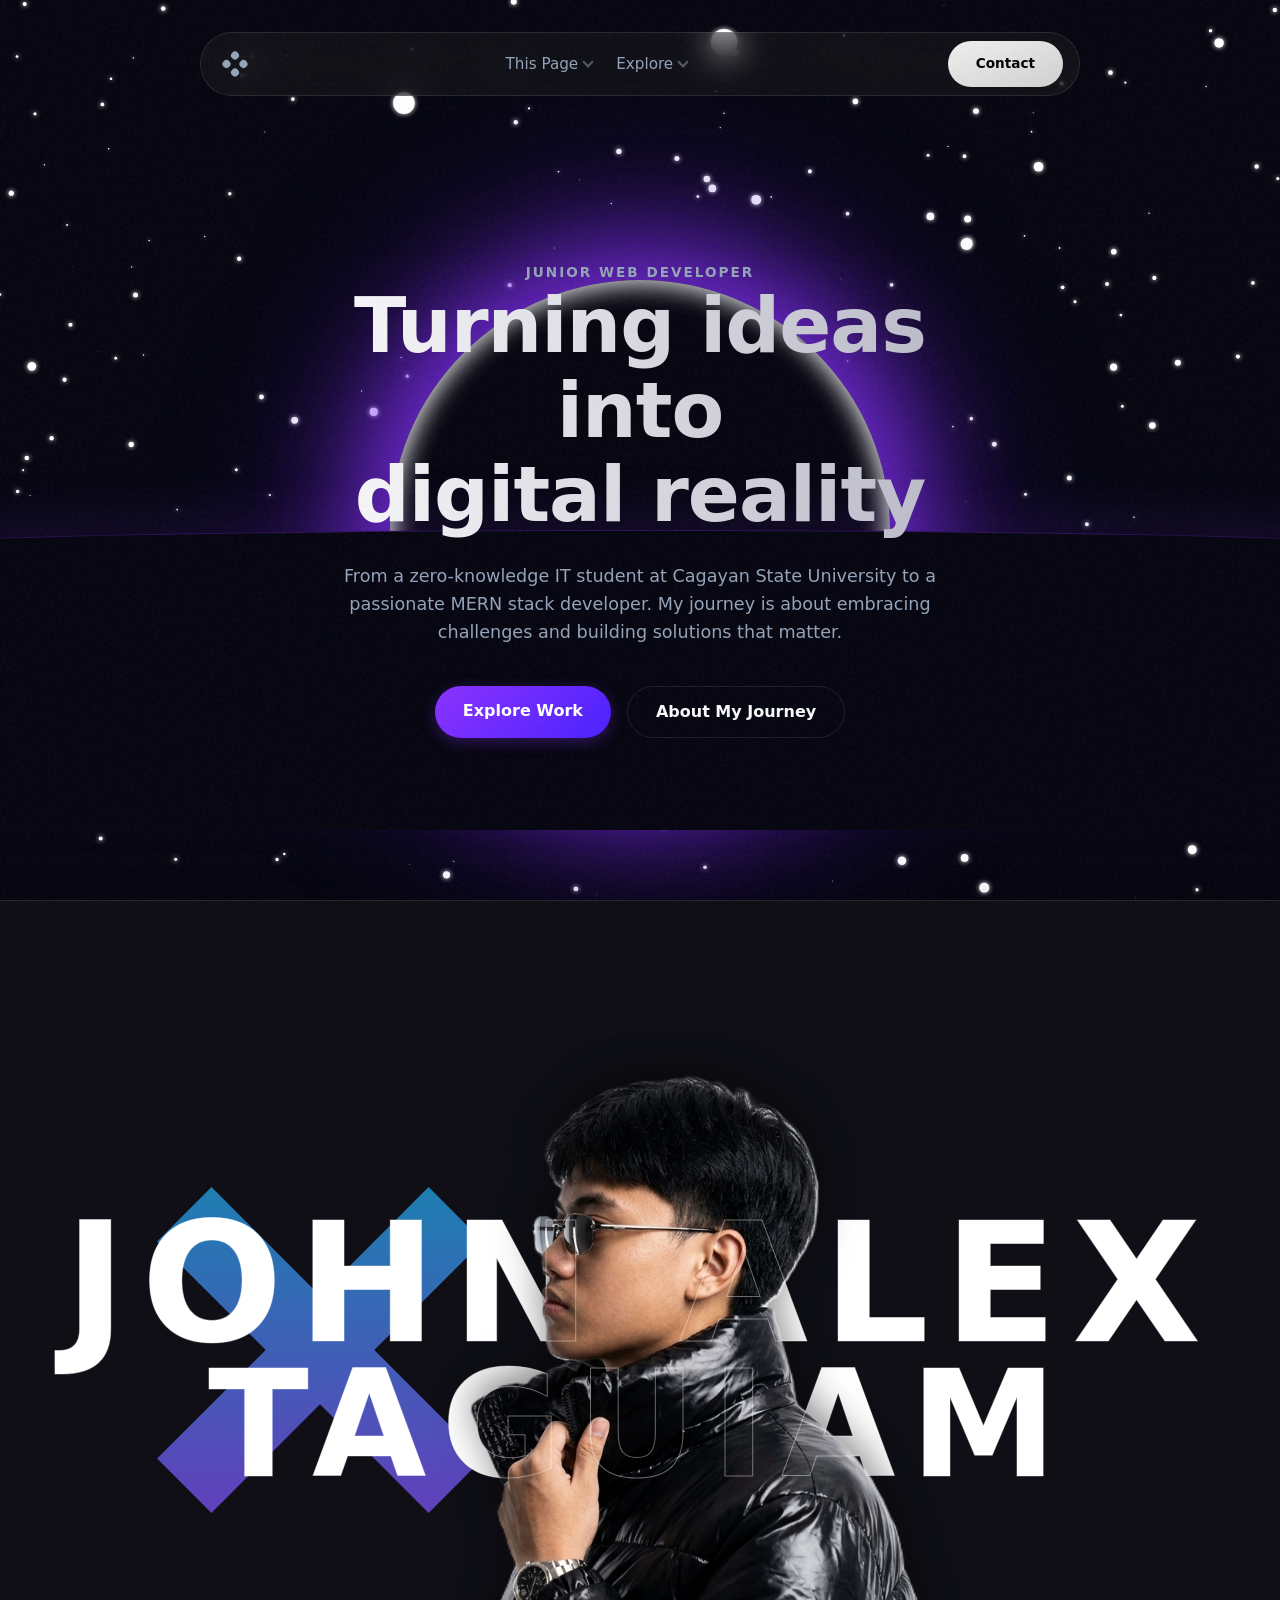
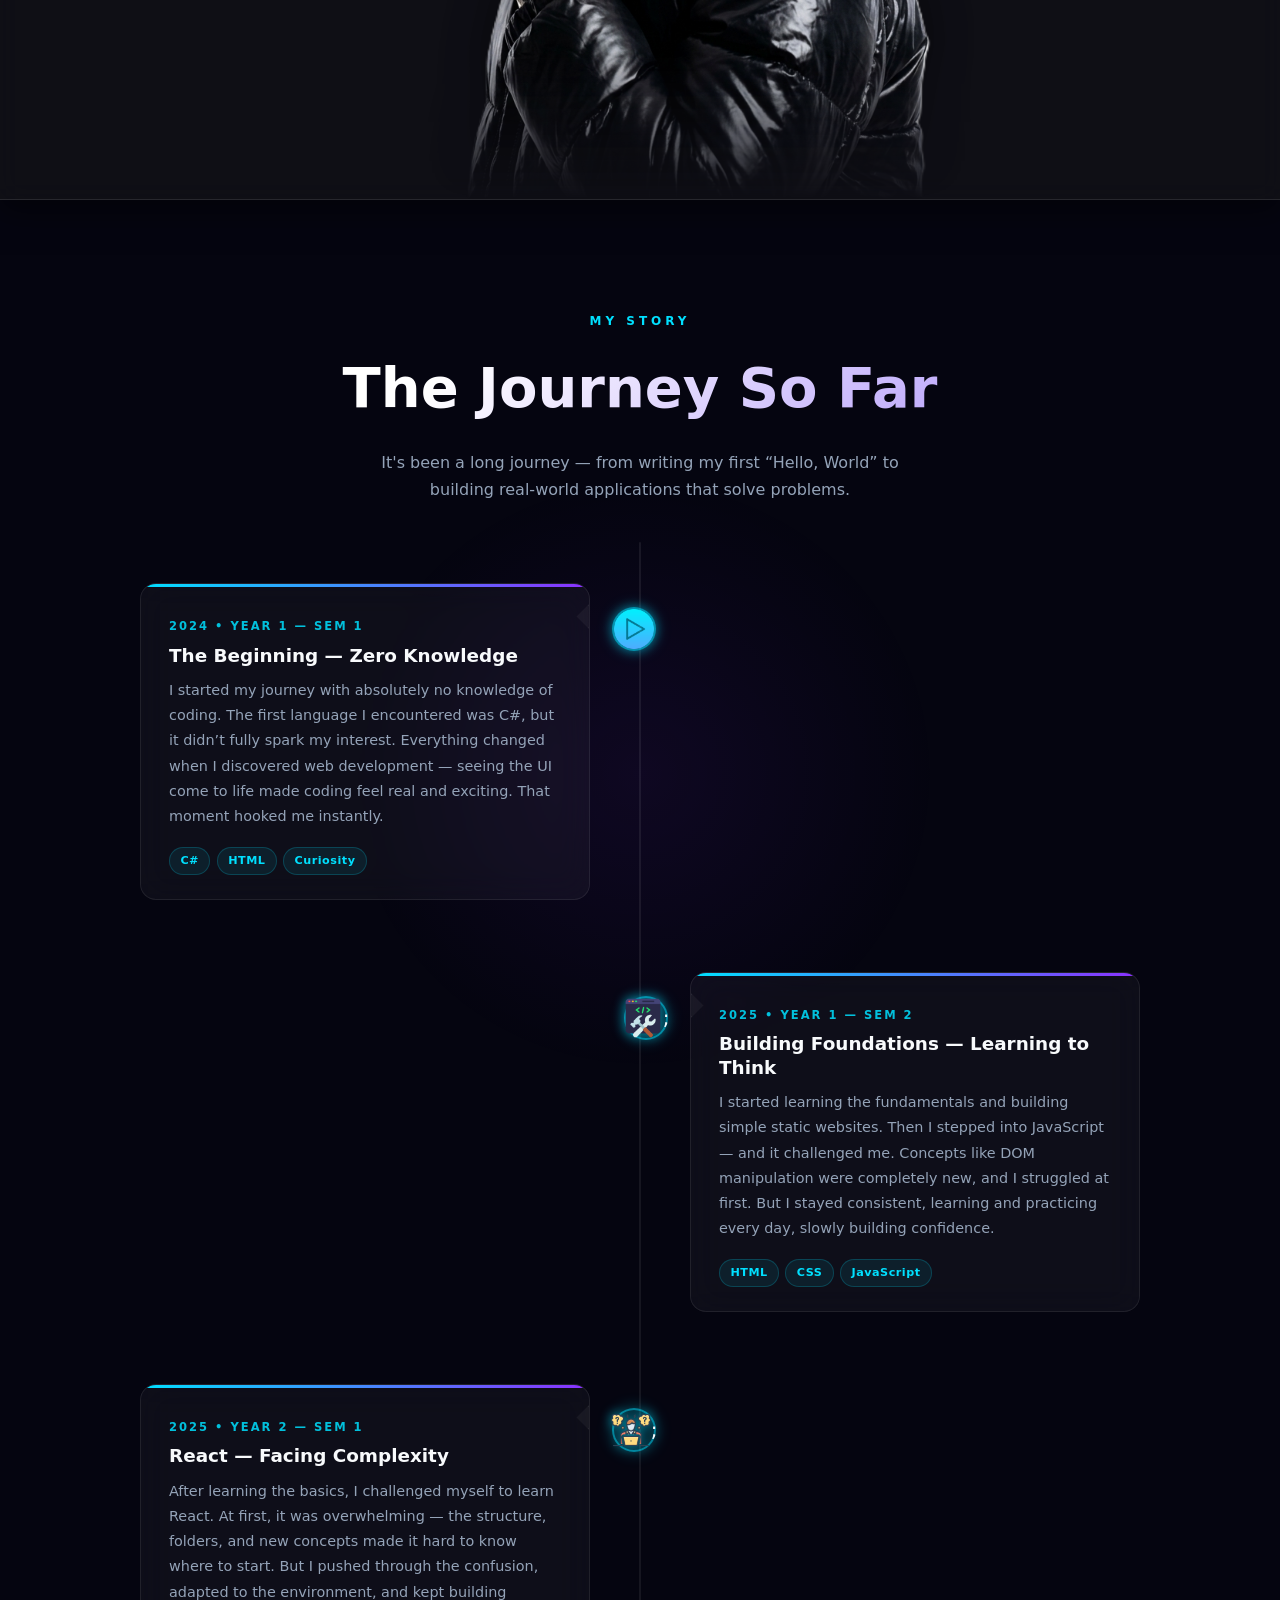
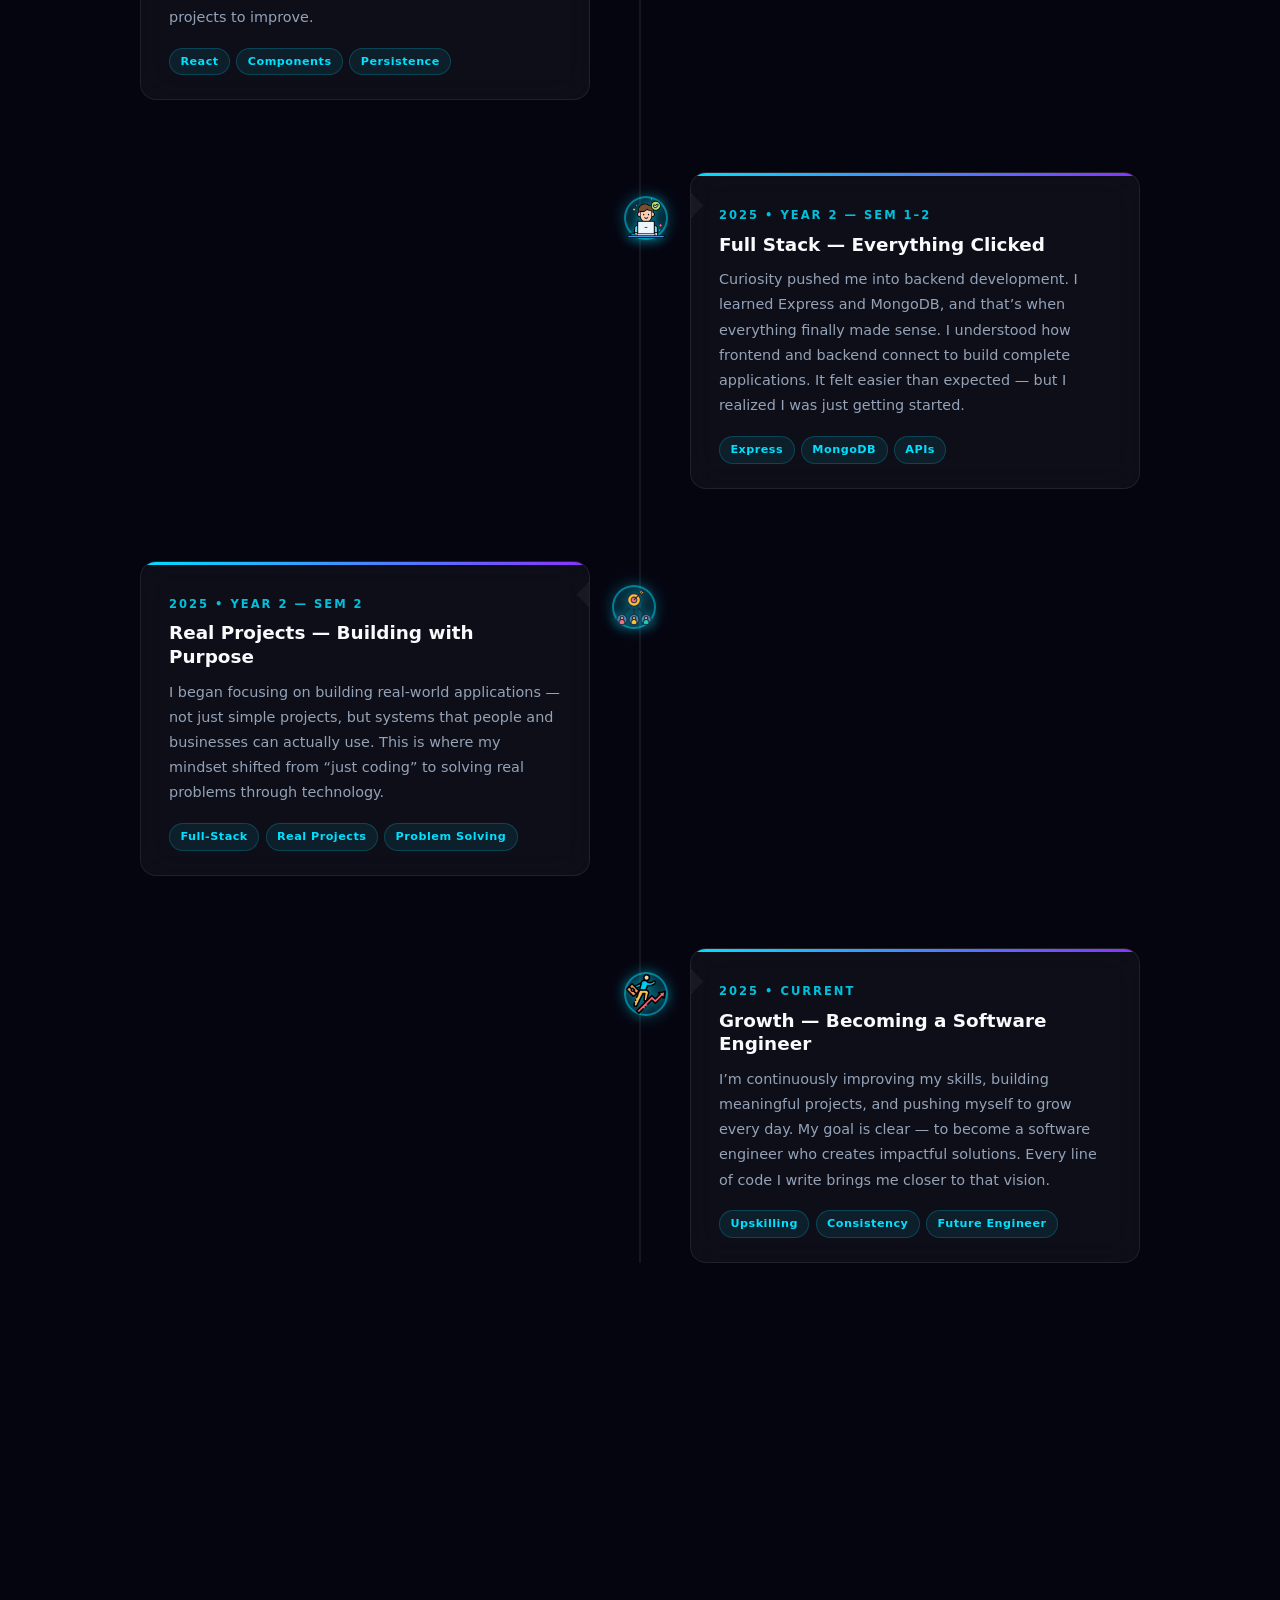
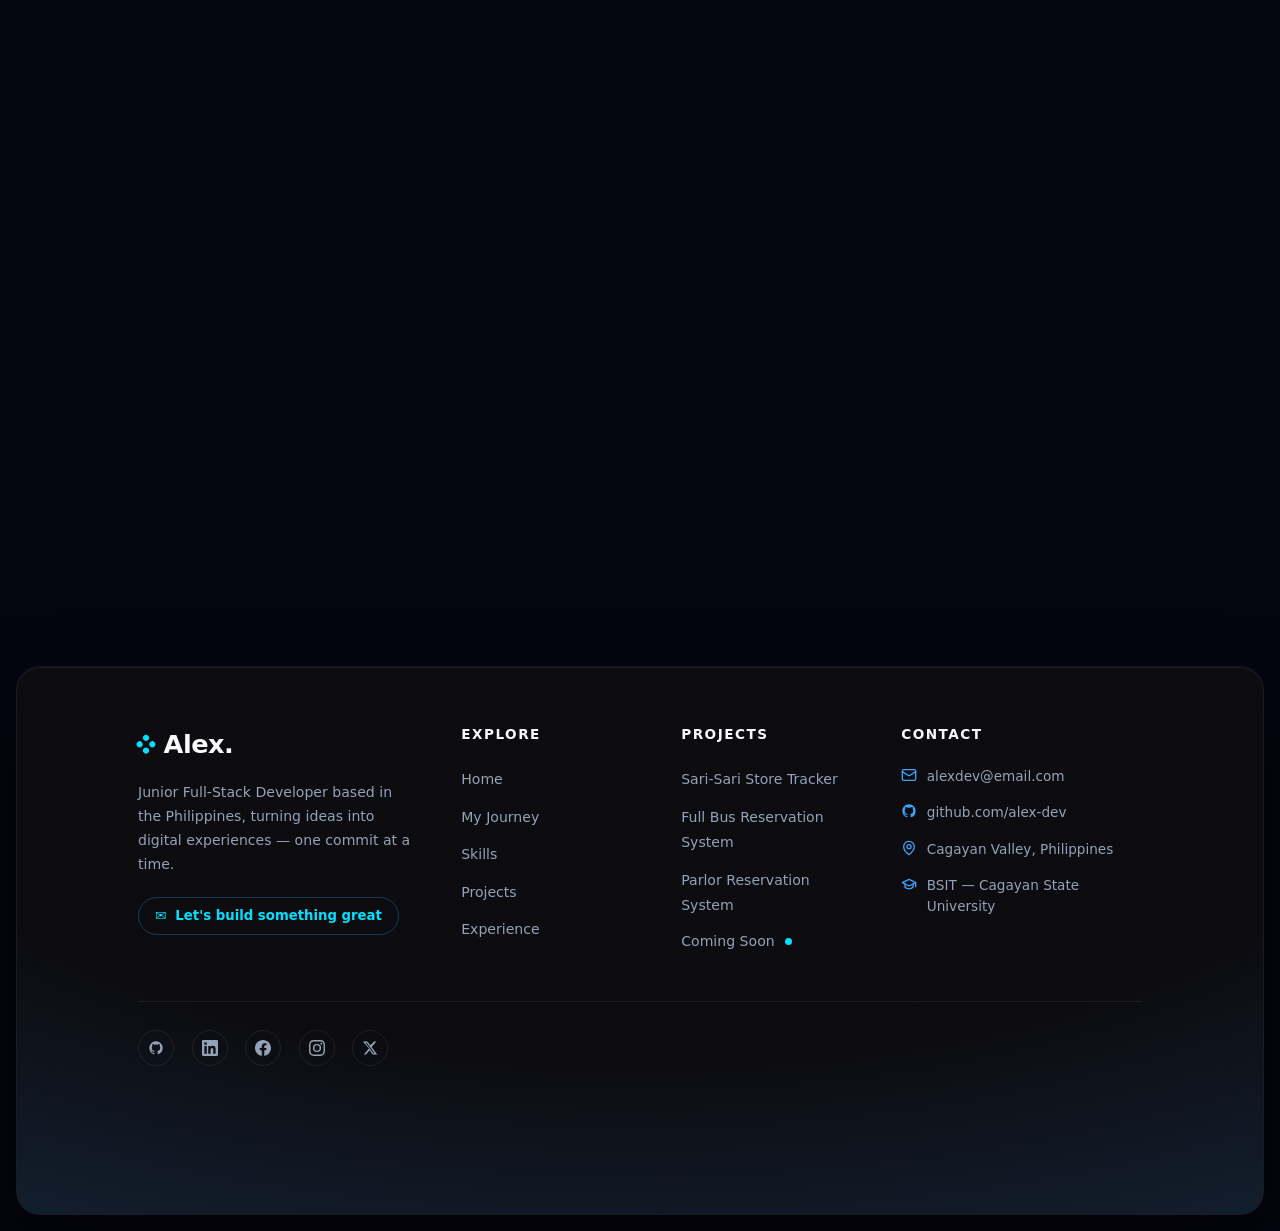
<file: index.html>
<!doctype html>
<html lang="en">

<head>
  <meta charset="UTF-8" />
  <meta name="viewport" content="width=device-width, initial-scale=1.0" />
  <title>Alex | Junior Web Developer</title>
  <link rel="stylesheet" href="css/style.css" />
</head>

<body>
  <!-- Premium UI Foundation -->
  <div id="preloader">
    <div class="preloader-content">
      <div class="preloader-logo">
        <div class="preloader-spinner"></div>
      </div>
      <p class="preloader-greeting">Welcome to my Creative Space</p>
    </div>
  </div>
  <div class="noise-overlay"></div>

  <!-- Animated Canvas Backgrounds -->
  <canvas id="starfield"></canvas>
  <canvas id="cursor-canvas"></canvas>
  <!-- <canvas id="tubes-cursor"></canvas> -->

  <!-- Navigation -->
  <header class="header-container">
    <nav class="nav-pill">
      <div class="logo">
        <a href="index.html">
          <div class="logo-dots">
            <span></span><span></span><span></span><span></span>
          </div>
        </a>
      </div>

      <ul class="nav-links">
        <!-- Dropdown for Current Page Sections -->
        <li class="nav-dropdown">
          <span class="nav-dropdown-trigger">This Page</span>
          <div class="nav-dropdown-content">
            <a href="#hero" class="nav-dropdown-item">
              <svg xmlns="http://www.w3.org/2000/svg" width="14" height="14" viewBox="0 0 24 24" fill="none"
                stroke="currentColor" stroke-width="2" stroke-linecap="round" stroke-linejoin="round">
                <path d="m3 9 9-7 9 7v11a2 2 0 0 1-2 2H5a2 2 0 0 1-2-2z" />
                <polyline points="9 22 9 12 15 12 15 22" />
              </svg>
              About
            </a>
            <a href="#journey" class="nav-dropdown-item">
              <svg xmlns="http://www.w3.org/2000/svg" width="14" height="14" viewBox="0 0 24 24" fill="none"
                stroke="currentColor" stroke-width="2" stroke-linecap="round" stroke-linejoin="round">
                <circle cx="12" cy="12" r="10" />
                <polyline points="12 6 12 12 16 14" />
              </svg>
              My Journey
            </a>
            <a href="#about" class="nav-dropdown-item">
              <svg xmlns="http://www.w3.org/2000/svg" width="14" height="14" viewBox="0 0 24 24" fill="none"
                stroke="currentColor" stroke-width="2" stroke-linecap="round" stroke-linejoin="round">
                <path d="m16 18 6-6-6-6" />
                <path d="M8 6l-6 6 6 6" />
              </svg>
              Skills
            </a>
          </div>
        </li>

        <!-- Dropdown for Other Pages -->
        <li class="nav-dropdown">
          <span class="nav-dropdown-trigger">Explore</span>
          <div class="nav-dropdown-content">
            <a href="./html/work.html" class="nav-dropdown-item">
              <svg xmlns="http://www.w3.org/2000/svg" width="14" height="14" viewBox="0 0 24 24" fill="none"
                stroke="currentColor" stroke-width="2" stroke-linecap="round" stroke-linejoin="round">
                <rect width="20" height="14" x="2" y="3" rx="2" />
                <line x1="8" x2="16" y1="21" y2="21" />
                <line x1="12" x2="12" y1="17" y2="21" />
              </svg>
              Projects
            </a>
            <a href="./html/contact.html" class="nav-dropdown-item">
              <svg xmlns="http://www.w3.org/2000/svg" width="14" height="14" viewBox="0 0 24 24" fill="none"
                stroke="currentColor" stroke-width="2" stroke-linecap="round" stroke-linejoin="round">
                <rect width="20" height="16" x="2" y="4" rx="2" />
                <path d="m22 7-8.97 5.7a1.94 1.94 0 0 1-2.06 0L2 7" />
              </svg>
              Contact
            </a>
          </div>
        </li>
      </ul>

      <div class="nav-cta">
        <div class="glow-wrapper">
          <div class="glow-bg"></div>
          <a href="./html/contact.html" class="btn btn-white-glow">Contact</a>
        </div>
      </div>

      <!-- Mobile Hamburger -->
      <button class="hamburger" id="hamburger-menu" aria-label="Menu">
        <span></span><span></span><span></span>
      </button>
    </nav>

    <!-- Mobile Menu -->
    <div class="mobile-menu" id="mobile-menu">
      <ul class="mobile-links">
        <li><a href="#hero">About</a></li>
        <li><a href="#journey">Journey</a></li>
        <li><a href="#about">Skills</a></li>
        <li><a href="./html/work.html">Projects</a></li>
        <li><a href="./html/contact.html">Contact</a></li>
      </ul>
      <div class="mobile-cta">
        <a href="./html/contact.html" class="btn btn-white-glow" style="margin-top: 0.5rem">Contact</a>
      </div>
    </div>
  </header>

  <!-- Hero Section -->
  <section id="hero" class="hero">
    <div class="hero-content">
      <p class="subtitle">JUNIOR WEB DEVELOPER</p>
      <h1 class="main-title">Turning ideas into <br />digital reality</h1>
      <p class="description">
        From a zero-knowledge IT student at Cagayan State University to a
        passionate MERN stack developer. My journey is about embracing
        challenges and building solutions that matter.
      </p>
      <div class="hero-buttons">
        <a href="./html/work.html" class="btn btn-primary">Explore Work</a>
        <a href="#about" class="btn btn-secondary">About My Journey</a>
      </div>
    </div>

    <!-- The Glowing Planet Art Container -->
    <div class="planet-container">
      <div class="planet"></div>
      <div class="horizon"></div>
    </div>
  </section>

  <!-- Profile Typography Showcase Section -->
  <section id="profile-showcase" class="profile-showcase">
    <!-- Geometric Accent (Behind text) -->
    <div class="profile-accent" aria-hidden="true">
      <svg viewBox="0 0 100 100" xmlns="http://www.w3.org/2000/svg">
        <defs>
          <linearGradient id="profileGradient" x1="0%" y1="0%" x2="100%" y2="100%">
            <stop offset="0%" stop-color="#06B6D4" />
            <stop offset="100%" stop-color="#9333EA" />
          </linearGradient>
        </defs>
        <path d="M40 0 H60 V40 H100 V60 H60 V100 H40 V60 H0 V40 H40 V0Z" fill="url(#profileGradient)"
          transform="rotate(45 50 50)" />
      </svg>
    </div>

    <!-- 1. Background Typography Layer -->
    <div class="profile-text profile-text-bg" aria-hidden="true">
      <div class="profile-line profile-line-1">JOHN ALEX</div>
      <div class="profile-line profile-line-2">TAGUIAM</div>
    </div>

    <!-- 2. Foreground Image Layer -->
    <div class="profile-image-wrap">
      <img src="./images/avatars/profile2.png" alt="Alex - Web Developer" class="profile-img" />
    </div>

    <!-- 3. Overlay Stroke Typography Layer -->
    <div class="profile-text profile-text-overlay" aria-hidden="true">
      <div class="profile-line profile-line-1">JOHN ALEX</div>
      <div class="profile-line profile-line-2">TAGUIAM</div>
    </div>
  </section>

  <section id="journey" class="timeline-section">
    <div class="timeline-container">
      <!-- Section Header -->
      <div class="timeline-header">
        <p class="timeline-eyebrow">MY STORY</p>
        <h2 class="timeline-title">The Journey So Far</h2>
        <p class="timeline-subtitle">
          It's been a long journey — from writing my first “Hello, World” to
          building real-world applications that solve problems.
        </p>
      </div>

      <!-- Vertical Track -->
      <div class="timeline-track">
        <div class="timeline-progress" id="timeline-progress"></div>
      </div>

      <!-- Milestone 1 -->
      <div class="timeline-item left">
        <div class="timeline-node">
          <div class="timeline-node-ring"></div>
          <span class="timeline-node-icon"><img src="./images/icons/play.png" alt="play"
              style="height: 40px; justify-items: center" /></span>
        </div>
        <div class="timeline-content">
          <span class="timeline-date">2024 • Year 1 — Sem 1</span>
          <h3 class="timeline-item-title">The Beginning — Zero Knowledge</h3>
          <p class="timeline-item-desc">
            I started my journey with absolutely no knowledge of coding. The
            first language I encountered was C#, but it didn’t fully spark my
            interest. Everything changed when I discovered web development —
            seeing the UI come to life made coding feel real and exciting.
            That moment hooked me instantly.
          </p>
          <div class="timeline-tags">
            <span class="tag">C#</span>
            <span class="tag">HTML</span>
            <span class="tag">Curiosity</span>
          </div>
        </div>
      </div>

      <!-- Milestone 2 -->
      <div class="timeline-item right">
        <div class="timeline-node">
          <div class="timeline-node-ring"></div>
          <span class="timeline-node-icon"><img src="./images/icons/build.png" alt="play"
              style="height: 40px; justify-items: center" />;</span>
        </div>
        <div class="timeline-content">
          <span class="timeline-date">2025 • Year 1 — Sem 2</span>
          <h3 class="timeline-item-title">
            Building Foundations — Learning to Think
          </h3>
          <p class="timeline-item-desc">
            I started learning the fundamentals and building simple static
            websites. Then I stepped into JavaScript — and it challenged me.
            Concepts like DOM manipulation were completely new, and I
            struggled at first. But I stayed consistent, learning and
            practicing every day, slowly building confidence.
          </p>
          <div class="timeline-tags">
            <span class="tag">HTML</span>
            <span class="tag">CSS</span>
            <span class="tag">JavaScript</span>
          </div>
        </div>
      </div>

      <!-- Milestone 3 -->
      <div class="timeline-item left">
        <div class="timeline-node">
          <div class="timeline-node-ring"></div>
          <span class="timeline-node-icon"><img src="./images/icons/work.png" alt="play"
              style="height: 40px; justify-items: center" />;</span>
        </div>
        <div class="timeline-content">
          <span class="timeline-date">2025 • Year 2 — Sem 1</span>
          <h3 class="timeline-item-title">React — Facing Complexity</h3>
          <p class="timeline-item-desc">
            After learning the basics, I challenged myself to learn React. At
            first, it was overwhelming — the structure, folders, and new
            concepts made it hard to know where to start. But I pushed through
            the confusion, adapted to the environment, and kept building
            projects to improve.
          </p>
          <div class="timeline-tags">
            <span class="tag">React</span>
            <span class="tag">Components</span>
            <span class="tag">Persistence</span>
          </div>
        </div>
      </div>

      <!-- Milestone 4 -->
      <div class="timeline-item right">
        <div class="timeline-node">
          <div class="timeline-node-ring"></div>
          <span class="timeline-node-icon">
            <img src="./images/icons/working.png" alt="play" style="height: 40px; justify-items: center" /></span>
        </div>
        <div class="timeline-content">
          <span class="timeline-date">2025 • Year 2 — Sem 1–2</span>
          <h3 class="timeline-item-title">Full Stack — Everything Clicked</h3>
          <p class="timeline-item-desc">
            Curiosity pushed me into backend development. I learned Express
            and MongoDB, and that’s when everything finally made sense. I
            understood how frontend and backend connect to build complete
            applications. It felt easier than expected — but I realized I was
            just getting started.
          </p>
          <div class="timeline-tags">
            <span class="tag">Express</span>
            <span class="tag">MongoDB</span>
            <span class="tag">APIs</span>
          </div>
        </div>
      </div>

      <!-- Milestone 5 -->
      <div class="timeline-item left">
        <div class="timeline-node">
          <div class="timeline-node-ring"></div>
          <span class="timeline-node-icon"><img src="./images/icons/shared-vision.png" alt="play"
              style="height: 40px; justify-items: center" /></span>
        </div>
        <div class="timeline-content">
          <span class="timeline-date">2025 • Year 2 — Sem 2</span>
          <h3 class="timeline-item-title">
            Real Projects — Building with Purpose
          </h3>
          <p class="timeline-item-desc">
            I began focusing on building real-world applications — not just
            simple projects, but systems that people and businesses can
            actually use. This is where my mindset shifted from “just coding”
            to solving real problems through technology.
          </p>
          <div class="timeline-tags">
            <span class="tag">Full-Stack</span>
            <span class="tag">Real Projects</span>
            <span class="tag">Problem Solving</span>
          </div>
        </div>
      </div>

      <!-- Milestone 6 -->
      <div class="timeline-item right">
        <div class="timeline-node">
          <div class="timeline-node-ring"></div>
          <span class="timeline-node-icon"><img src="./images/icons/promotion.png" alt="play"
              style="height: 40px; justify-items: center" /></span>
        </div>
        <div class="timeline-content">
          <span class="timeline-date">2025 • Current</span>
          <h3 class="timeline-item-title">
            Growth — Becoming a Software Engineer
          </h3>
          <p class="timeline-item-desc">
            I’m continuously improving my skills, building meaningful
            projects, and pushing myself to grow every day. My goal is clear —
            to become a software engineer who creates impactful solutions.
            Every line of code I write brings me closer to that vision.
          </p>
          <div class="timeline-tags">
            <span class="tag">Upskilling</span>
            <span class="tag">Consistency</span>
            <span class="tag">Future Engineer</span>
          </div>
        </div>
      </div>
    </div>
  </section>

  <!-- Other Sections -->
  <section id="about" class="about-section">
    <div class="about-content">
      <!-- Small accent text above the main title -->
      <span class="eyebrow-text">The Arsenal</span>

      <!-- Main title with a gradient class -->
      <h2 class="section-title text-gradient">Orbiting Skills</h2>

      <!-- A brief description to ground the animation -->
      <p class="section-description">
        Powering my development process from dynamic front-end interfaces to
        robust back-end logic. Whether I'm building with the MERN stack or
        structuring relational data in PERN, these are the core technologies
        in my orbit.
      </p>
    </div>

    <div class="orbit-wrapper">
      <div class="orbit-container" id="orbit-container">
        <!-- Background pattern -->
        <div class="orbit-bg-pattern"></div>

        <!-- Central "Code" Icon -->
        <div class="center-code-icon">
          <div class="glow-cyan animate-pulse"></div>
          <div class="glow-purple animate-pulse delay-1s"></div>
          <div class="code-svg-wrap">
            <svg xmlns="http://www.w3.org/2000/svg" width="36" height="36" viewBox="0 0 24 24" fill="none"
              stroke="url(#gradient)" stroke-width="2" stroke-linecap="round" stroke-linejoin="round">
              <defs>
                <linearGradient id="gradient" x1="0%" y1="0%" x2="100%" y2="100%">
                  <stop offset="0%" stop-color="#06B6D4" />
                  <stop offset="100%" stop-color="#9333EA" />
                </linearGradient>
              </defs>
              <polyline points="16 18 22 12 16 6"></polyline>
              <polyline points="8 6 2 12 8 18"></polyline>
            </svg>
          </div>
        </div>

        <!-- Rings and Icons injected via JS -->
      </div>
    </div>
  </section>

  <!-- ===================================================
         FOOTER
         =================================================== -->
  <footer id="contact" class="site-footer">
    <!-- Background radial gradient -->
    <div class="footer-bg-gradient" aria-hidden="true"></div>

    <div class="footer-inner">
      <!-- Top grid -->
      <div class="footer-grid">
        <!-- Brand -->
        <div class="footer-brand">
          <div class="footer-logo">
            <div class="logo-dots logo-dots--footer">
              <span></span><span></span><span></span><span></span>
            </div>
            <span class="footer-logo-name">Alex.</span>
          </div>
          <p class="footer-tagline">
            Junior Full-Stack Developer based in the Philippines, turning
            ideas into digital experiences &mdash; one commit at a time.
          </p>
          <a href="mailto:alexdev@email.com" class="footer-cta-link">
            &#9993;&nbsp; Let's build something great
          </a>
        </div>

        <!-- Explore Links -->
        <div class="footer-col">
          <h4 class="footer-col-title">Explore</h4>
          <ul class="footer-links">
            <li><a href="#hero">Home</a></li>
            <li><a href="#journey">My Journey</a></li>
            <li><a href="#about">Skills</a></li>
            <li><a href="./html/work.html">Projects</a></li>
            <li><a href="experience.html">Experience</a></li>
          </ul>
        </div>

        <!-- Highlights -->
        <div class="footer-col">
          <h4 class="footer-col-title">Projects</h4>
          <ul class="footer-links">
            <li><a href="./html/work.html">Sari-Sari Store Tracker</a></li>
            <li>
              <a href="./html/work.html">Full Bus Reservation System</a>
            </li>
            <li><a href="./html/work.html">Parlor Reservation System</a></li>
            <li class="footer-link-pulse-wrap">
              <a href="./html/work.html">Coming Soon&nbsp;<span class="footer-pulse-dot" aria-hidden="true"></span></a>
            </li>
          </ul>
        </div>

        <!-- Contact -->
        <div class="footer-col">
          <h4 class="footer-col-title">Contact</h4>
          <ul class="footer-contact-list">
            <li>
              <svg xmlns="http://www.w3.org/2000/svg" width="16" height="16" viewBox="0 0 24 24" fill="none"
                stroke="#3ca2fa" stroke-width="2" stroke-linecap="round" stroke-linejoin="round" aria-hidden="true">
                <rect width="20" height="16" x="2" y="4" rx="2" />
                <path d="m22 7-8.97 5.7a1.94 1.94 0 0 1-2.06 0L2 7" />
              </svg>
              <a href="mailto:alexdev@email.com">alexdev@email.com</a>
            </li>
            <li>
              <svg xmlns="http://www.w3.org/2000/svg" width="16" height="16" viewBox="0 0 24 24" fill="#3ca2fa"
                aria-hidden="true">
                <path
                  d="M12 2C6.477 2 2 6.484 2 12.017c0 4.425 2.865 8.18 6.839 9.504.5.092.682-.217.682-.483 0-.237-.008-.868-.013-1.703-2.782.605-3.369-1.343-3.369-1.343-.454-1.158-1.11-1.466-1.11-1.466-.908-.62.069-.608.069-.608 1.003.07 1.531 1.032 1.531 1.032.892 1.53 2.341 1.088 2.91.832.092-.647.35-1.088.636-1.338-2.22-.253-4.555-1.113-4.555-4.951 0-1.093.39-1.988 1.029-2.688-.103-.253-.446-1.272.098-2.65 0 0 .84-.27 2.75 1.026A9.564 9.564 0 0 1 12 6.844a9.59 9.59 0 0 1 2.504.337c1.909-1.296 2.747-1.027 2.747-1.027.546 1.379.202 2.398.1 2.651.64.7 1.028 1.595 1.028 2.688 0 3.848-2.339 4.695-4.566 4.943.359.309.678.92.678 1.855 0 1.338-.012 2.419-.012 2.747 0 .268.18.58.688.482A10.02 10.02 0 0 0 22 12.017C22 6.484 17.522 2 12 2z" />
              </svg>
              <a href="https://github.com/" target="_blank" rel="noopener">github.com/alex-dev</a>
            </li>
            <li>
              <svg xmlns="http://www.w3.org/2000/svg" width="16" height="16" viewBox="0 0 24 24" fill="none"
                stroke="#3ca2fa" stroke-width="2" stroke-linecap="round" stroke-linejoin="round" aria-hidden="true">
                <path d="M20 10c0 6-8 12-8 12s-8-6-8-12a8 8 0 0 1 16 0Z" />
                <circle cx="12" cy="10" r="3" />
              </svg>
              <span>Cagayan Valley, Philippines</span>
            </li>
            <li>
              <svg xmlns="http://www.w3.org/2000/svg" width="16" height="16" viewBox="0 0 24 24" fill="none"
                stroke="#3ca2fa" stroke-width="2" stroke-linecap="round" stroke-linejoin="round" aria-hidden="true">
                <path d="M22 10v6M2 10l10-5 10 5-10 5z" />
                <path d="M6 12v5c3 3 9 3 12 0v-5" />
              </svg>
              <span>BSIT &mdash; Cagayan State University</span>
            </li>
          </ul>
        </div>
      </div>

      <!-- Divider -->
      <hr class="footer-divider" />

      <!-- Bottom bar -->
      <div class="footer-bottom">
        <div class="footer-socials">
          <a href="https://github.com/AlexTaguiam" target="_blank" rel="noopener" aria-label="GitHub"
            class="footer-social-icon">
            <svg xmlns="http://www.w3.org/2000/svg" viewBox="0 0 24 24" fill="currentColor">
              <path
                d="M12 2C6.477 2 2 6.484 2 12.017c0 4.425 2.865 8.18 6.839 9.504.5.092.682-.217.682-.483 0-.237-.008-.868-.013-1.703-2.782.605-3.369-1.343-3.369-1.343-.454-1.158-1.11-1.466-1.11-1.466-.908-.62.069-.608.069-.608 1.003.07 1.531 1.032 1.531 1.032.892 1.53 2.341 1.088 2.91.832.092-.647.35-1.088.636-1.338-2.22-.253-4.555-1.113-4.555-4.951 0-1.093.39-1.988 1.029-2.688-.103-.253-.446-1.272.098-2.65 0 0 .84-.27 2.75 1.026A9.564 9.564 0 0 1 12 6.844a9.59 9.59 0 0 1 2.504.337c1.909-1.296 2.747-1.027 2.747-1.027.546 1.379.202 2.398.1 2.651.64.7 1.028 1.595 1.028 2.688 0 3.848-2.339 4.695-4.566 4.943.359.309.678.92.678 1.855 0 1.338-.012 2.419-.012 2.747 0 .268.18.58.688.482A10.02 10.02 0 0 0 22 12.017C22 6.484 17.522 2 12 2z" />
            </svg>
          </a>
          <a href="https://linkedin.com/" target="_blank" rel="noopener" aria-label="LinkedIn"
            class="footer-social-icon">
            <svg xmlns="http://www.w3.org/2000/svg" viewBox="0 0 24 24" fill="currentColor">
              <path
                d="M20.447 20.452h-3.554v-5.569c0-1.328-.027-3.037-1.852-3.037-1.853 0-2.136 1.445-2.136 2.939v5.667H9.351V9h3.414v1.561h.046c.477-.9 1.637-1.85 3.37-1.85 3.601 0 4.267 2.37 4.267 5.455v6.286zM5.337 7.433a2.062 2.062 0 0 1-2.063-2.065 2.064 2.064 0 1 1 2.063 2.065zm1.782 13.019H3.555V9h3.564v11.452zM22.225 0H1.771C.792 0 0 .774 0 1.729v20.542C0 23.227.792 24 1.771 24h20.451C23.2 24 24 23.227 24 22.271V1.729C24 .774 23.2 0 22.222 0h.003z" />
            </svg>
          </a>
          <a href="https://www.facebook.com/john.alex.s.taguiam/" target="_blank" rel="noopener" aria-label="Facebook"
            class="footer-social-icon">
            <svg xmlns="http://www.w3.org/2000/svg" viewBox="0 0 24 24" fill="currentColor">
              <path
                d="M24 12.073c0-6.627-5.373-12-12-12s-12 5.373-12 12c0 5.99 4.388 10.954 10.125 11.854v-8.385H7.078v-3.47h3.047V9.43c0-3.007 1.792-4.669 4.533-4.669 1.312 0 2.686.235 2.686.235v2.953H15.83c-1.491 0-1.956.925-1.956 1.874v2.25h3.328l-.532 3.47h-2.796v8.385C19.612 23.027 24 18.062 24 12.073z" />
            </svg>
          </a>
          <a href="https://instagram.com/" target="_blank" rel="noopener" aria-label="Instagram"
            class="footer-social-icon">
            <svg xmlns="http://www.w3.org/2000/svg" viewBox="0 0 24 24" fill="currentColor">
              <path
                d="M12 2.163c3.204 0 3.584.012 4.85.07 3.252.148 4.771 1.691 4.919 4.919.058 1.265.069 1.645.069 4.849 0 3.205-.012 3.584-.069 4.849-.149 3.225-1.664 4.771-4.919 4.919-1.266.058-1.644.07-4.85.07-3.204 0-3.584-.012-4.849-.07-3.26-.149-4.771-1.699-4.919-4.92-.058-1.265-.07-1.644-.07-4.849 0-3.204.013-3.583.07-4.849.149-3.227 1.664-4.771 4.919-4.919 1.266-.057 1.645-.069 4.849-.069zm0-2.163c-3.259 0-3.667.014-4.947.072-4.358.2-6.78 2.618-6.98 6.98-.059 1.281-.073 1.689-.073 4.948 0 3.259.014 3.668.072 4.948.2 4.358 2.618 6.78 6.98 6.98 1.281.058 1.689.072 4.948.072 3.259 0 3.668-.014 4.948-.072 4.354-.2 6.782-2.618 6.979-6.98.059-1.28.073-1.689.073-4.948 0-3.259-.014-3.667-.072-4.947-.196-4.354-2.617-6.78-6.979-6.98-1.281-.059-1.69-.073-4.949-.073zm0 5.838a6.162 6.162 0 1 0 0 12.324 6.162 6.162 0 0 0 0-12.324zM12 16a4 4 0 1 1 0-8 4 4 0 0 1 0 8zm6.406-11.845a1.44 1.44 0 1 0 0 2.881 1.44 1.44 0 0 0 0-2.881z" />
            </svg>
          </a>
          <a href="https://twitter.com/" target="_blank" rel="noopener" aria-label="Twitter / X"
            class="footer-social-icon">
            <svg xmlns="http://www.w3.org/2000/svg" viewBox="0 0 24 24" fill="currentColor">
              <path
                d="M18.244 2.25h3.308l-7.227 8.26 8.502 11.24H16.17l-4.714-6.231-5.401 6.231H2.746l7.73-8.835L1.254 2.25H8.08l4.259 5.63zm-1.161 17.52h1.833L7.084 4.126H5.117z" />
            </svg>
          </a>
        </div>
      </div>
    </div>

    <!-- Big TextHoverEffect SVG (cursor-tracking colour reveal) -->
    <div class="footer-text-hover-wrap" aria-hidden="true">
      <svg id="footer-hover-svg" width="100%" height="100%" viewBox="0 0 300 100" xmlns="http://www.w3.org/2000/svg"
        class="footer-hover-svg">
        <defs>
          <linearGradient id="footerTextGradient" gradientUnits="userSpaceOnUse" x1="0" y1="0" x2="300" y2="0">
            <stop offset="0%" stop-color="#eab308" />
            <stop offset="25%" stop-color="#ef4444" />
            <stop offset="50%" stop-color="#3ca2fa" />
            <stop offset="75%" stop-color="#06b6d4" />
            <stop offset="100%" stop-color="#8b5cf6" />
          </linearGradient>
          <radialGradient id="footerRevealMask" gradientUnits="userSpaceOnUse" cx="50%" cy="50%" r="20%">
            <stop offset="0%" stop-color="white" />
            <stop offset="100%" stop-color="black" />
          </radialGradient>
          <mask id="footerTextMask">
            <rect x="0" y="0" width="100%" height="100%" fill="url(#footerRevealMask)" />
          </mask>
        </defs>

        <!-- Layer 1: soft outline (appears on hover) -->
        <text id="footer-text-outline" x="50%" y="50%" text-anchor="middle" dominant-baseline="middle"
          font-family="Helvetica, Arial, sans-serif" font-size="72" font-weight="900" fill="none"
          stroke="rgba(255,255,255,0.12)" stroke-width="0.4" style="opacity: 0; transition: opacity 0.3s ease">
          ALEX
        </text>

        <!-- Layer 2: animated blue stroke draw-on (always runs) -->
        <text id="footer-text-dash" x="50%" y="50%" text-anchor="middle" dominant-baseline="middle"
          font-family="Helvetica, Arial, sans-serif" font-size="72" font-weight="900" fill="none" stroke="#3ca2fa"
          stroke-width="0.4" stroke-dasharray="1000" stroke-dashoffset="1000">
          ALEX
        </text>

        <!-- Layer 3: colour fill revealed under cursor -->
        <text x="50%" y="50%" text-anchor="middle" dominant-baseline="middle" font-family="Helvetica, Arial, sans-serif"
          font-size="72" font-weight="900" fill="url(#footerTextGradient)" stroke="none" mask="url(#footerTextMask)">
          ALEX
        </text>
      </svg>
    </div>
  </footer>

  <script src="js/script.js"></script>
</body>

</html>
</file>
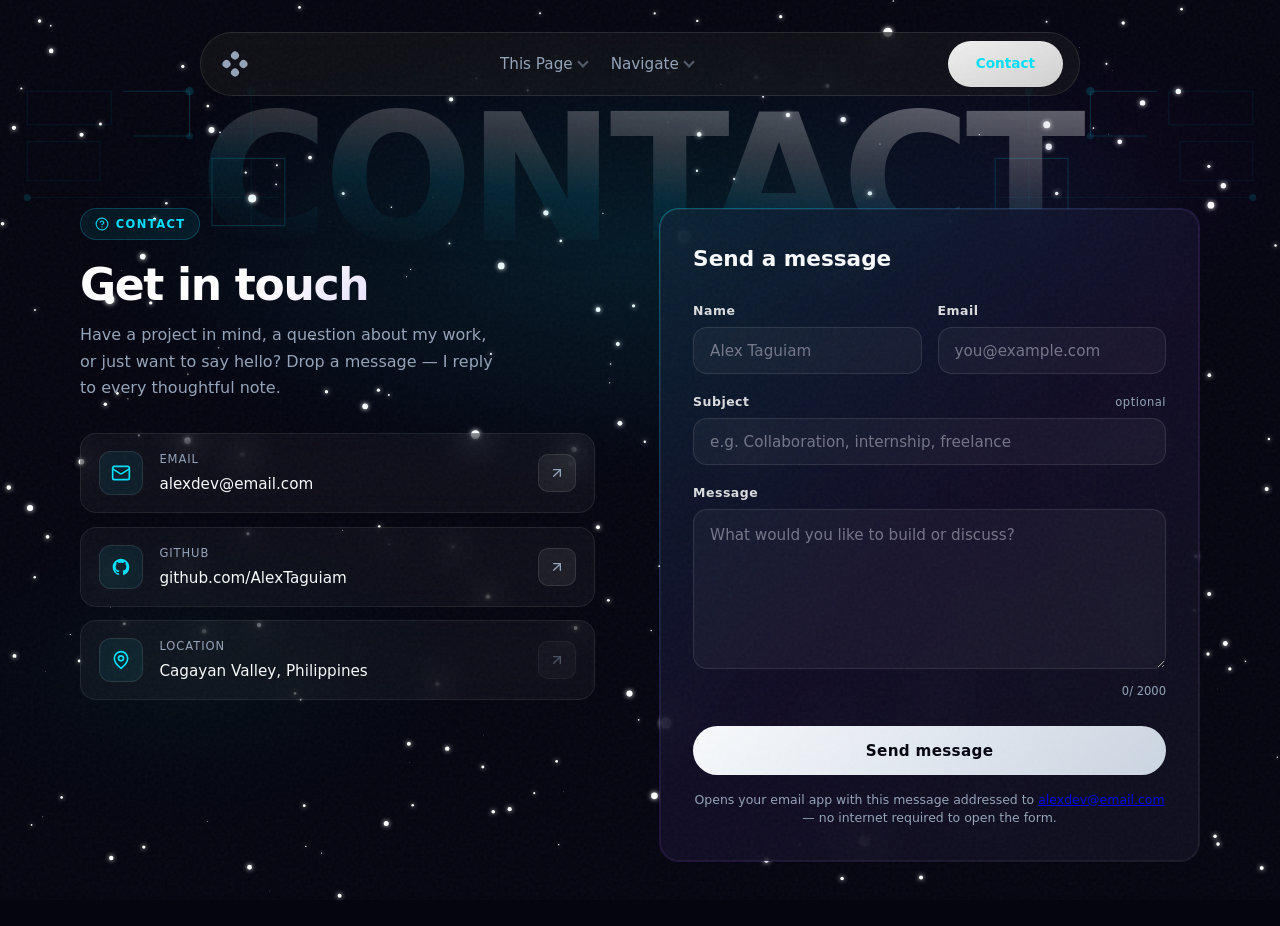
<file: html/contact.html>
<!DOCTYPE html>
<html lang="en">

<head>
    <meta charset="UTF-8">
    <meta name="viewport" content="width=device-width, initial-scale=1.0">
    <title>Alex | Contact</title>
    <meta name="description" content="Get in touch with Alex Taguiam — junior web developer based in the Philippines.">
    <!-- Fonts: system stack only in contact.css so this page works offline (no CDN). -->
    <link rel="stylesheet" href="../css/style.css">
    <link rel="stylesheet" href="../css/contact.css">
</head>

<body>
    <!-- Premium UI Foundation -->
    <div id="preloader">
        <div class="preloader-content">
            <div class="preloader-logo">
                <div class="preloader-spinner"></div>
            </div>
            <p class="preloader-greeting">Let's Start a Conversation</p>
        </div>
    </div>
    <div class="noise-overlay"></div>

    <canvas id="starfield"></canvas>
    <canvas id="cursor-canvas"></canvas>

    <header class="header-container">
        <nav class="nav-pill">
            <div class="logo">
                <a href="../index.html">
                    <div class="logo-dots">
                        <span></span><span></span><span></span><span></span>
                    </div>
                </a>
            </div>

            <ul class="nav-links">
                <!-- Dropdown for Current Page Sections -->
                <li class="nav-dropdown">
                    <span class="nav-dropdown-trigger">This Page</span>
                    <div class="nav-dropdown-content">
                        <a href="#contact-form" class="nav-dropdown-item">
                            <svg xmlns="http://www.w3.org/2000/svg" width="14" height="14" viewBox="0 0 24 24"
                                fill="none" stroke="currentColor" stroke-width="2" stroke-linecap="round"
                                stroke-linejoin="round">
                                <rect width="20" height="16" x="2" y="4" rx="2" />
                                <path d="m22 7-8.97 5.7a1.94 1.94 0 0 1-2.06 0L2 7" />
                            </svg>
                            Message Me
                        </a>
                        <a href="mailto:alexdev@email.com" class="nav-dropdown-item">
                            <svg xmlns="http://www.w3.org/2000/svg" width="14" height="14" viewBox="0 0 24 24"
                                fill="none" stroke="currentColor" stroke-width="2" stroke-linecap="round"
                                stroke-linejoin="round">
                                <path
                                    d="M22 16.92v3a2 2 0 0 1-2.18 2 19.79 19.79 0 0 1-8.63-3.07 19.5 19.5 0 0 1-6-6 19.79 19.79 0 0 1-3.07-8.67A2 2 0 0 1 4.11 2h3a2 2 0 0 1 2 1.72 12.84 12.84 0 0 0 .7 2.81 2 2 0 0 1-.45 2.11L8.09 9.91a16 16 0 0 0 6 6l1.27-1.27a2 2 0 0 1 2.11-.45 12.84 12.84 0 0 0 2.81.7A2 2 0 0 1 22 16.92z" />
                            </svg>
                            Direct Email
                        </a>
                        <a href="https://github.com/AlexTaguiam" class="nav-dropdown-item" target="_blank">
                            <svg xmlns="http://www.w3.org/2000/svg" width="14" height="14" viewBox="0 0 24 24"
                                fill="none" stroke="currentColor" stroke-width="2" stroke-linecap="round"
                                stroke-linejoin="round">
                                <path
                                    d="M9 19c-5 1.5-5-2.5-7-3m14 6v-3.87a3.37 3.37 0 0 0-.94-2.61c3.14-.35 6.44-1.54 6.44-7A5.44 5.44 0 0 0 20 4.77 5.07 5.07 0 0 0 19.91 1S18.73.65 16 2.48a13.38 13.38 0 0 0-7 0C6.27.65 5.09 1 5.09 1A5.07 5.07 0 0 0 5 4.77a5.44 5.44 0 0 0-1.5 3.78c0 5.42 3.3 6.61 6.44 7A3.37 3.37 0 0 0 9 18.13V22">
                                </path>
                            </svg>
                            GitHub
                        </a>
                    </div>
                </li>

                <!-- Dropdown for Other Pages -->
                <li class="nav-dropdown">
                    <span class="nav-dropdown-trigger">Navigate</span>
                    <div class="nav-dropdown-content">
                        <a href="../index.html" class="nav-dropdown-item">
                            <svg xmlns="http://www.w3.org/2000/svg" width="14" height="14" viewBox="0 0 24 24"
                                fill="none" stroke="currentColor" stroke-width="2" stroke-linecap="round"
                                stroke-linejoin="round">
                                <path d="m3 9 9-7 9 7v11a2 2 0 0 1-2 2H5a2 2 0 0 1-2-2z" />
                                <polyline points="9 22 9 12 15 12 15 22" />
                            </svg>
                            Home
                        </a>
                        <a href="work.html" class="nav-dropdown-item">
                            <svg xmlns="http://www.w3.org/2000/svg" width="14" height="14" viewBox="0 0 24 24"
                                fill="none" stroke="currentColor" stroke-width="2" stroke-linecap="round"
                                stroke-linejoin="round">
                                <rect width="20" height="14" x="2" y="3" rx="2" />
                                <line x1="8" x2="16" y1="21" y2="21" />
                                <line x1="12" x2="12" y1="17" y2="21" />
                            </svg>
                            Projects
                        </a>
                    </div>
                </li>
            </ul>

            <div class="nav-cta">
                <div class="glow-wrapper">
                    <div class="glow-bg"></div>
                    <a href="contact.html" class="btn btn-white-glow nav-active">Contact</a>
                </div>
            </div>

            <!-- Mobile Hamburger -->
            <button class="hamburger" id="hamburger-menu" aria-label="Menu">
                <span></span><span></span><span></span>
            </button>
        </nav>

        <!-- Mobile Menu -->
        <div class="mobile-menu" id="mobile-menu">
            <ul class="mobile-links">
                <li><a href="../index.html">Home</a></li>
                <li><a href="work.html">Projects</a></li>
                <li><a href="#contact-form">Message Me</a></li>
                <li><a href="mailto:alexdev@email.com">Email Me</a></li>
            </ul>
        </div>
    </header>

    <div class="contact-page__glow" aria-hidden="true"></div>

    <div class="contact-bg-typography" aria-hidden="true">
        <span>Contact</span>
    </div>

    <div class="contact-circuits" aria-hidden="true">
        <svg class="cc-tl" viewBox="0 0 200 120" fill="none" xmlns="http://www.w3.org/2000/svg">
            <path d="M8 8h60v24H8V8z" stroke="currentColor" stroke-width="0.8" opacity="0.5" />
            <path d="M76 8h48M124 8v32M124 40h-40" stroke="currentColor" stroke-width="0.8" />
            <circle cx="124" cy="8" r="3" fill="currentColor" />
            <circle cx="124" cy="40" r="2.5" fill="currentColor" opacity="0.7" />
            <path d="M8 44h52v28H8V44z" stroke="currentColor" stroke-width="0.8" opacity="0.4" />
            <path d="M140 56h52v48h-52V56z" stroke="currentColor" stroke-width="0.8" />
            <path d="M168 8v36M168 56V104M8 84h180" stroke="currentColor" stroke-width="0.6" opacity="0.45" />
            <circle cx="168" cy="8" r="3" fill="currentColor" />
            <circle cx="8" cy="84" r="2.5" fill="currentColor" opacity="0.8" />
        </svg>
        <svg class="cc-tr" viewBox="0 0 200 120" fill="none" xmlns="http://www.w3.org/2000/svg">
            <path d="M8 8h60v24H8V8z" stroke="currentColor" stroke-width="0.8" opacity="0.5" />
            <path d="M76 8h48M124 8v32M124 40h-40" stroke="currentColor" stroke-width="0.8" />
            <circle cx="124" cy="8" r="3" fill="currentColor" />
            <circle cx="124" cy="40" r="2.5" fill="currentColor" opacity="0.7" />
            <path d="M8 44h52v28H8V44z" stroke="currentColor" stroke-width="0.8" opacity="0.4" />
            <path d="M140 56h52v48h-52V56z" stroke="currentColor" stroke-width="0.8" />
            <path d="M168 8v36M168 56V104M8 84h180" stroke="currentColor" stroke-width="0.6" opacity="0.45" />
            <circle cx="168" cy="8" r="3" fill="currentColor" />
            <circle cx="8" cy="84" r="2.5" fill="currentColor" opacity="0.8" />
        </svg>
    </div>

    <main class="contact-page">
        <div class="contact-layout">
            <div class="contact-intro">
                <div class="contact-intro-badge">
                    <svg xmlns="http://www.w3.org/2000/svg" width="14" height="14" viewBox="0 0 24 24" fill="none"
                        stroke="currentColor" stroke-width="2" stroke-linecap="round" stroke-linejoin="round"
                        aria-hidden="true">
                        <circle cx="12" cy="12" r="10" />
                        <path d="M9.09 9a3 3 0 0 1 5.83 1c0 2-3 3-3 3" />
                        <path d="M12 17h.01" />
                    </svg>
                    Contact
                </div>
                <h1 class="contact-intro-title">Get in touch</h1>
                <p class="contact-intro-desc">
                    Have a project in mind, a question about my work, or just want to say hello? Drop a message — I
                    reply
                    to every thoughtful note.
                </p>

                <div class="contact-cards">
                    <article class="contact-card">
                        <div class="contact-card__icon" aria-hidden="true">
                            <svg xmlns="http://www.w3.org/2000/svg" viewBox="0 0 24 24" fill="none"
                                stroke="currentColor" stroke-width="2" stroke-linecap="round" stroke-linejoin="round">
                                <rect width="20" height="16" x="2" y="4" rx="2" />
                                <path d="m22 7-8.97 5.7a1.94 1.94 0 0 1-2.06 0L2 7" />
                            </svg>
                        </div>
                        <div>
                            <p class="contact-card__label">Email</p>
                            <p class="contact-card__value"><a href="mailto:alexdev@email.com">alexdev@email.com</a></p>
                        </div>
                        <a class="contact-card__go" href="mailto:alexdev@email.com" aria-label="Open email">
                            <svg xmlns="http://www.w3.org/2000/svg" viewBox="0 0 24 24" fill="none"
                                stroke="currentColor" stroke-width="2" stroke-linecap="round" stroke-linejoin="round">
                                <path d="M7 7h10v10" />
                                <path d="M7 17 17 7" />
                            </svg>
                        </a>
                    </article>

                    <article class="contact-card">
                        <div class="contact-card__icon" aria-hidden="true">
                            <svg xmlns="http://www.w3.org/2000/svg" viewBox="0 0 24 24" fill="currentColor">
                                <path
                                    d="M12 2C6.477 2 2 6.484 2 12.017c0 4.425 2.865 8.18 6.839 9.504.5.092.682-.217.682-.483 0-.237-.008-.868-.013-1.703-2.782.605-3.369-1.343-3.369-1.343-.454-1.158-1.11-1.466-1.11-1.466-.908-.62.069-.608.069-.608 1.003.07 1.531 1.032 1.531 1.032.892 1.53 2.341 1.088 2.91.832.092-.647.35-1.088.636-1.338-2.22-.253-4.555-1.113-4.555-4.951 0-1.093.39-1.988 1.029-2.688-.103-.253-.446-1.272.098-2.65 0 0 .84-.27 2.75 1.026A9.564 9.564 0 0 1 12 6.844a9.59 9.59 0 0 1 2.504.337c1.909-1.296 2.747-1.027 2.747-1.027.546 1.379.202 2.398.1 2.651.64.7 1.028 1.595 1.028 2.688 0 3.848-2.339 4.695-4.566 4.943.359.309.678.92.678 1.855 0 1.338-.012 2.419-.012 2.747 0 .268.18.58.688.482A10.02 10.02 0 0 0 22 12.017C22 6.484 17.522 2 12 2z" />
                            </svg>
                        </div>
                        <div>
                            <p class="contact-card__label">GitHub</p>
                            <p class="contact-card__value"><a href="https://github.com/AlexTaguiam" target="_blank"
                                    rel="noopener">github.com/AlexTaguiam</a></p>
                        </div>
                        <a class="contact-card__go" href="https://github.com/AlexTaguiam" target="_blank" rel="noopener"
                            aria-label="Open GitHub profile">
                            <svg xmlns="http://www.w3.org/2000/svg" viewBox="0 0 24 24" fill="none"
                                stroke="currentColor" stroke-width="2" stroke-linecap="round" stroke-linejoin="round">
                                <path d="M7 7h10v10" />
                                <path d="M7 17 17 7" />
                            </svg>
                        </a>
                    </article>

                    <article class="contact-card">
                        <div class="contact-card__icon" aria-hidden="true">
                            <svg xmlns="http://www.w3.org/2000/svg" viewBox="0 0 24 24" fill="none"
                                stroke="currentColor" stroke-width="2" stroke-linecap="round" stroke-linejoin="round">
                                <path d="M20 10c0 6-8 12-8 12s-8-6-8-12a8 8 0 0 1 16 0Z" />
                                <circle cx="12" cy="10" r="3" />
                            </svg>
                        </div>
                        <div>
                            <p class="contact-card__label">Location</p>
                            <p class="contact-card__value">Cagayan Valley, Philippines</p>
                        </div>
                        <span class="contact-card__go contact-card__go--static" aria-hidden="true" title="Region">
                            <svg xmlns="http://www.w3.org/2000/svg" viewBox="0 0 24 24" fill="none"
                                stroke="currentColor" stroke-width="2" stroke-linecap="round" stroke-linejoin="round">
                                <path d="M7 7h10v10" />
                                <path d="M7 17 17 7" />
                            </svg>
                        </span>
                    </article>
                </div>
            </div>

            <div class="contact-form-wrap">
                <div class="contact-form-inner">
                    <div class="contact-form-header">
                        <h2>Send a message</h2>
                    </div>

                    <!-- Submits via mailto: — works offline; opens the default mail app when the user sends. -->
                    <form class="contact-form" id="contact-form" action="#" method="get" novalidate>
                        <div class="contact-row">
                            <div class="contact-field contact-field--half">
                                <label class="contact-label" for="name">Name</label>
                                <input class="contact-input" id="name" name="name" type="text" autocomplete="name"
                                    placeholder="Alex Taguiam" required>
                            </div>
                            <div class="contact-field contact-field--half">
                                <label class="contact-label" for="email">Email</label>
                                <input class="contact-input" id="email" name="email" type="email" autocomplete="email"
                                    placeholder="you@example.com" required>
                            </div>
                        </div>
                        <div class="contact-field">
                            <label class="contact-label" for="subject">Subject <span
                                    class="optional">optional</span></label>
                            <input class="contact-input" id="subject" name="subject" type="text"
                                placeholder="e.g. Collaboration, internship, freelance">
                        </div>
                        <div class="contact-field">
                            <label class="contact-label" for="message">Message</label>
                            <textarea class="contact-textarea" id="message" name="message" maxlength="2000"
                                placeholder="What would you like to build or discuss?" required></textarea>
                            <div class="contact-textarea-footer"><span id="msg-count">0</span> / 2000</div>
                        </div>
                        <button type="submit" class="contact-submit">Send message</button>
                        <p class="contact-form-note">
                            Opens your email app with this message addressed to
                            <a href="mailto:alexdev@email.com">alexdev@email.com</a> — no internet required to open the
                            form.
                        </p>
                    </form>
                </div>
            </div>
        </div>
    </main>

    <script src="../js/script.js"></script>
    <script>
        (function () {
            var ta = document.getElementById('message');
            var count = document.getElementById('msg-count');
            if (ta && count) {
                function sync() {
                    count.textContent = String(ta.value.length);
                }
                ta.addEventListener('input', sync);
                sync();
            }

            var form = document.getElementById('contact-form');
            if (!form) return;
            var to = 'alexdev@email.com';
            form.addEventListener('submit', function (e) {
                e.preventDefault();
                var nameEl = document.getElementById('name');
                var emailEl = document.getElementById('email');
                var subjectEl = document.getElementById('subject');
                var messageEl = document.getElementById('message');
                if (!nameEl || !emailEl || !messageEl) return;
                var name = nameEl.value.trim();
                var from = emailEl.value.trim();
                var subjectLine = (subjectEl && subjectEl.value.trim()) ? subjectEl.value.trim() : 'Portfolio contact';
                var body = 'Name: ' + name + '\r\nReply-to: ' + from + '\r\n\r\n' + messageEl.value.trim();
                var href = 'mailto:' + encodeURIComponent(to)
                    + '?subject=' + encodeURIComponent(subjectLine)
                    + '&body=' + encodeURIComponent(body);
                window.location.href = href;
            });
        })();
    </script>
</body>

</html>
</file>
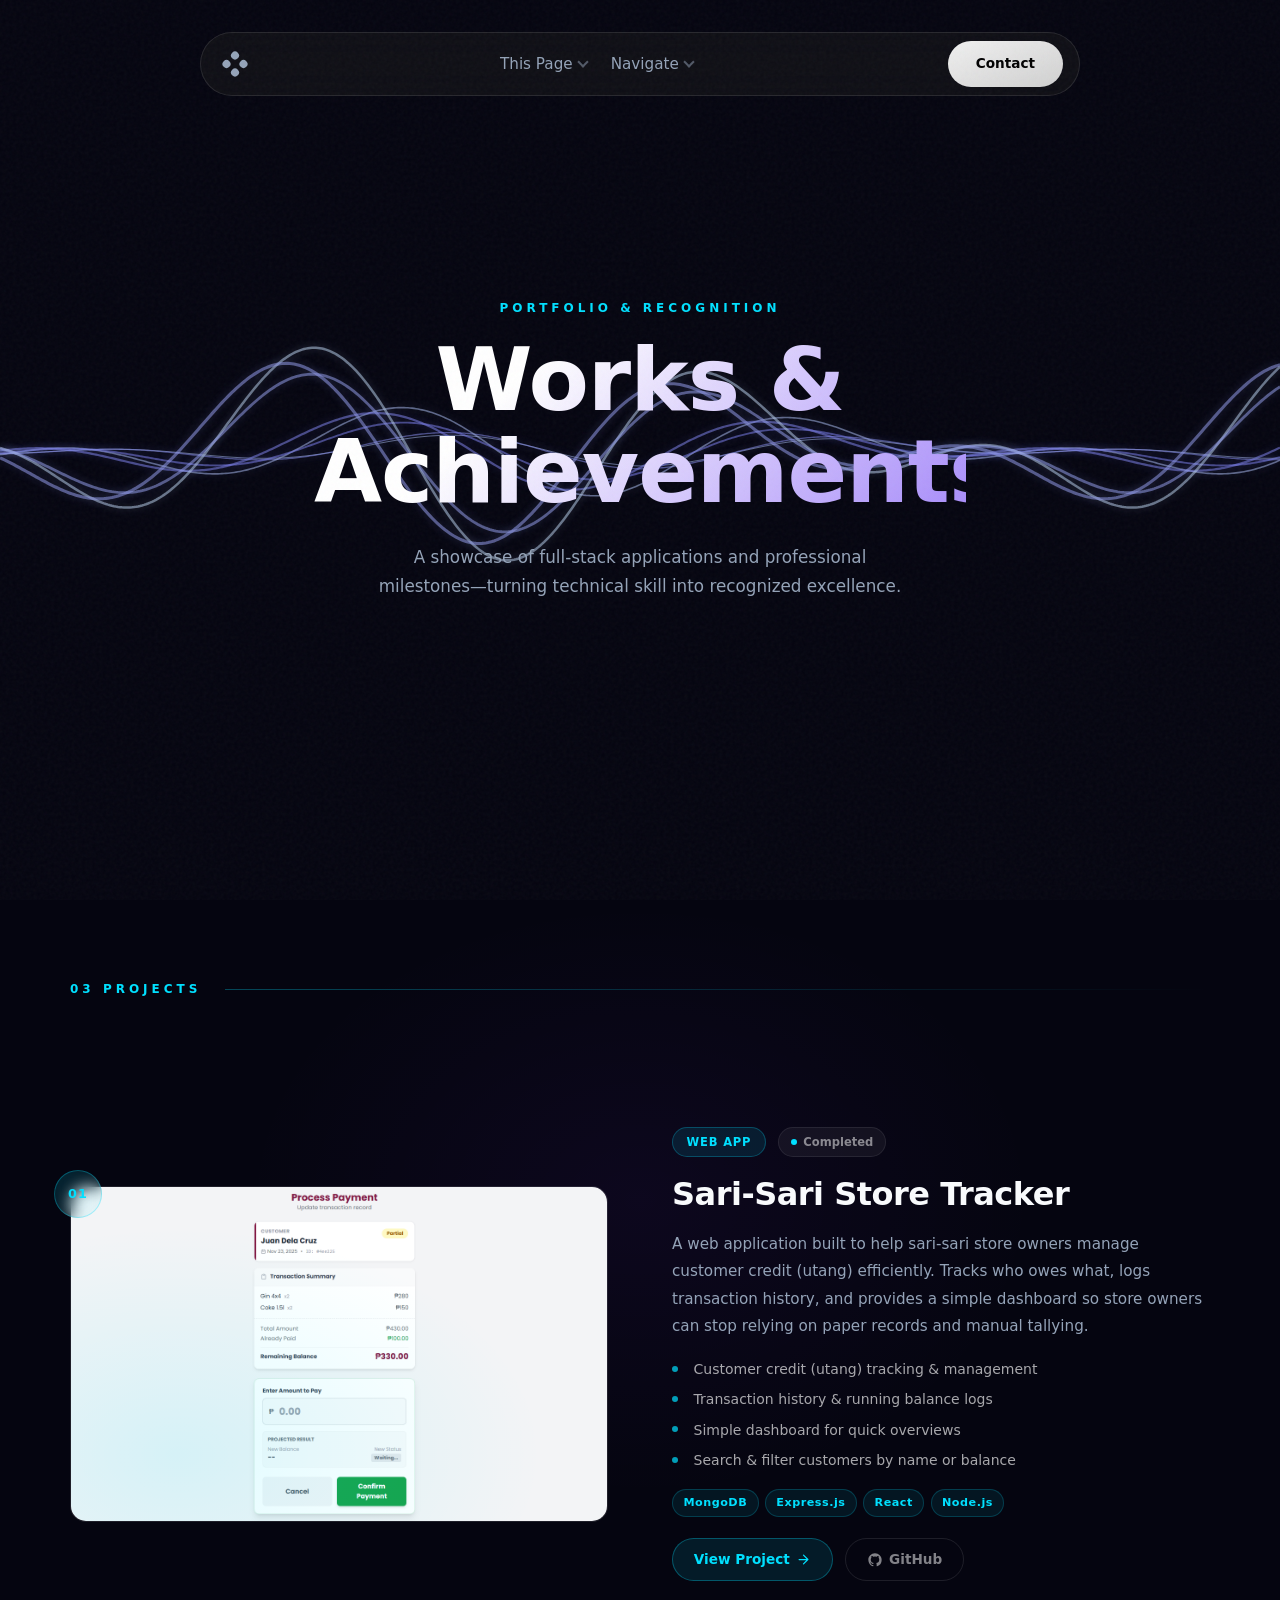
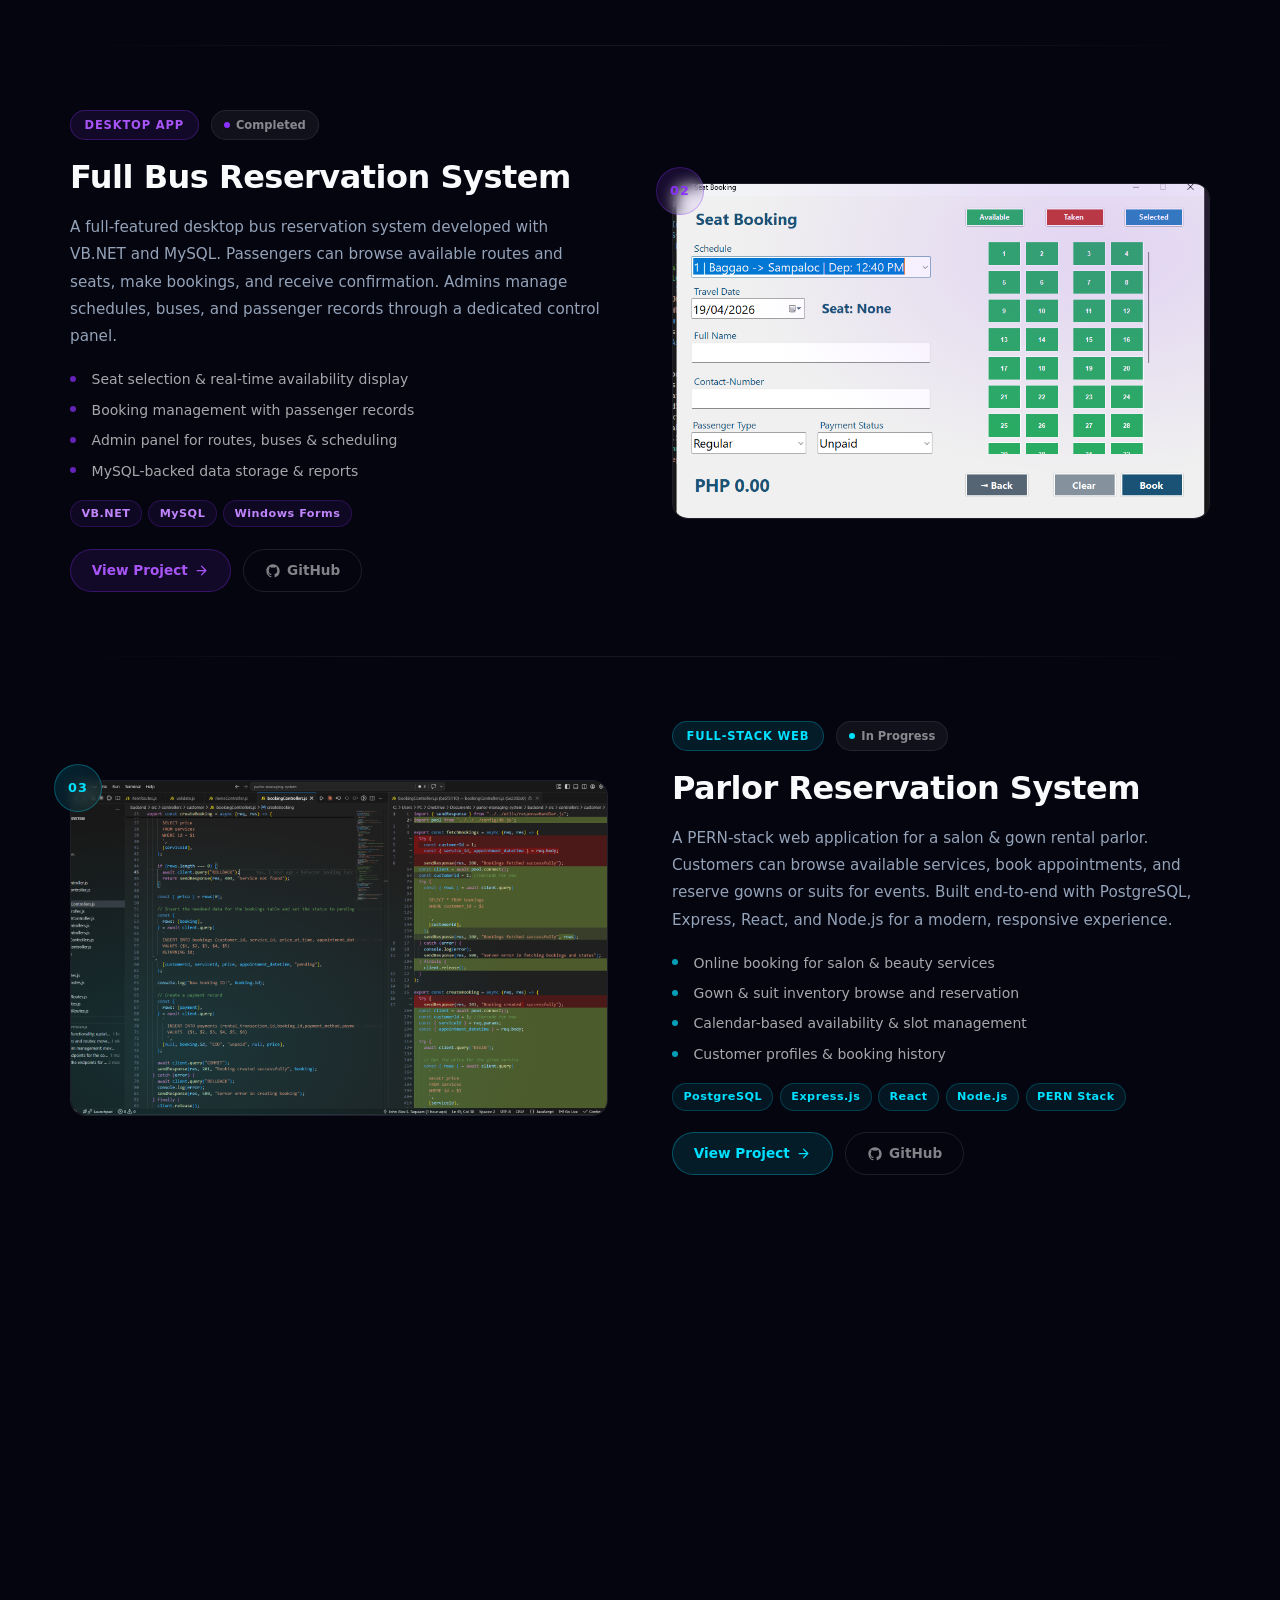
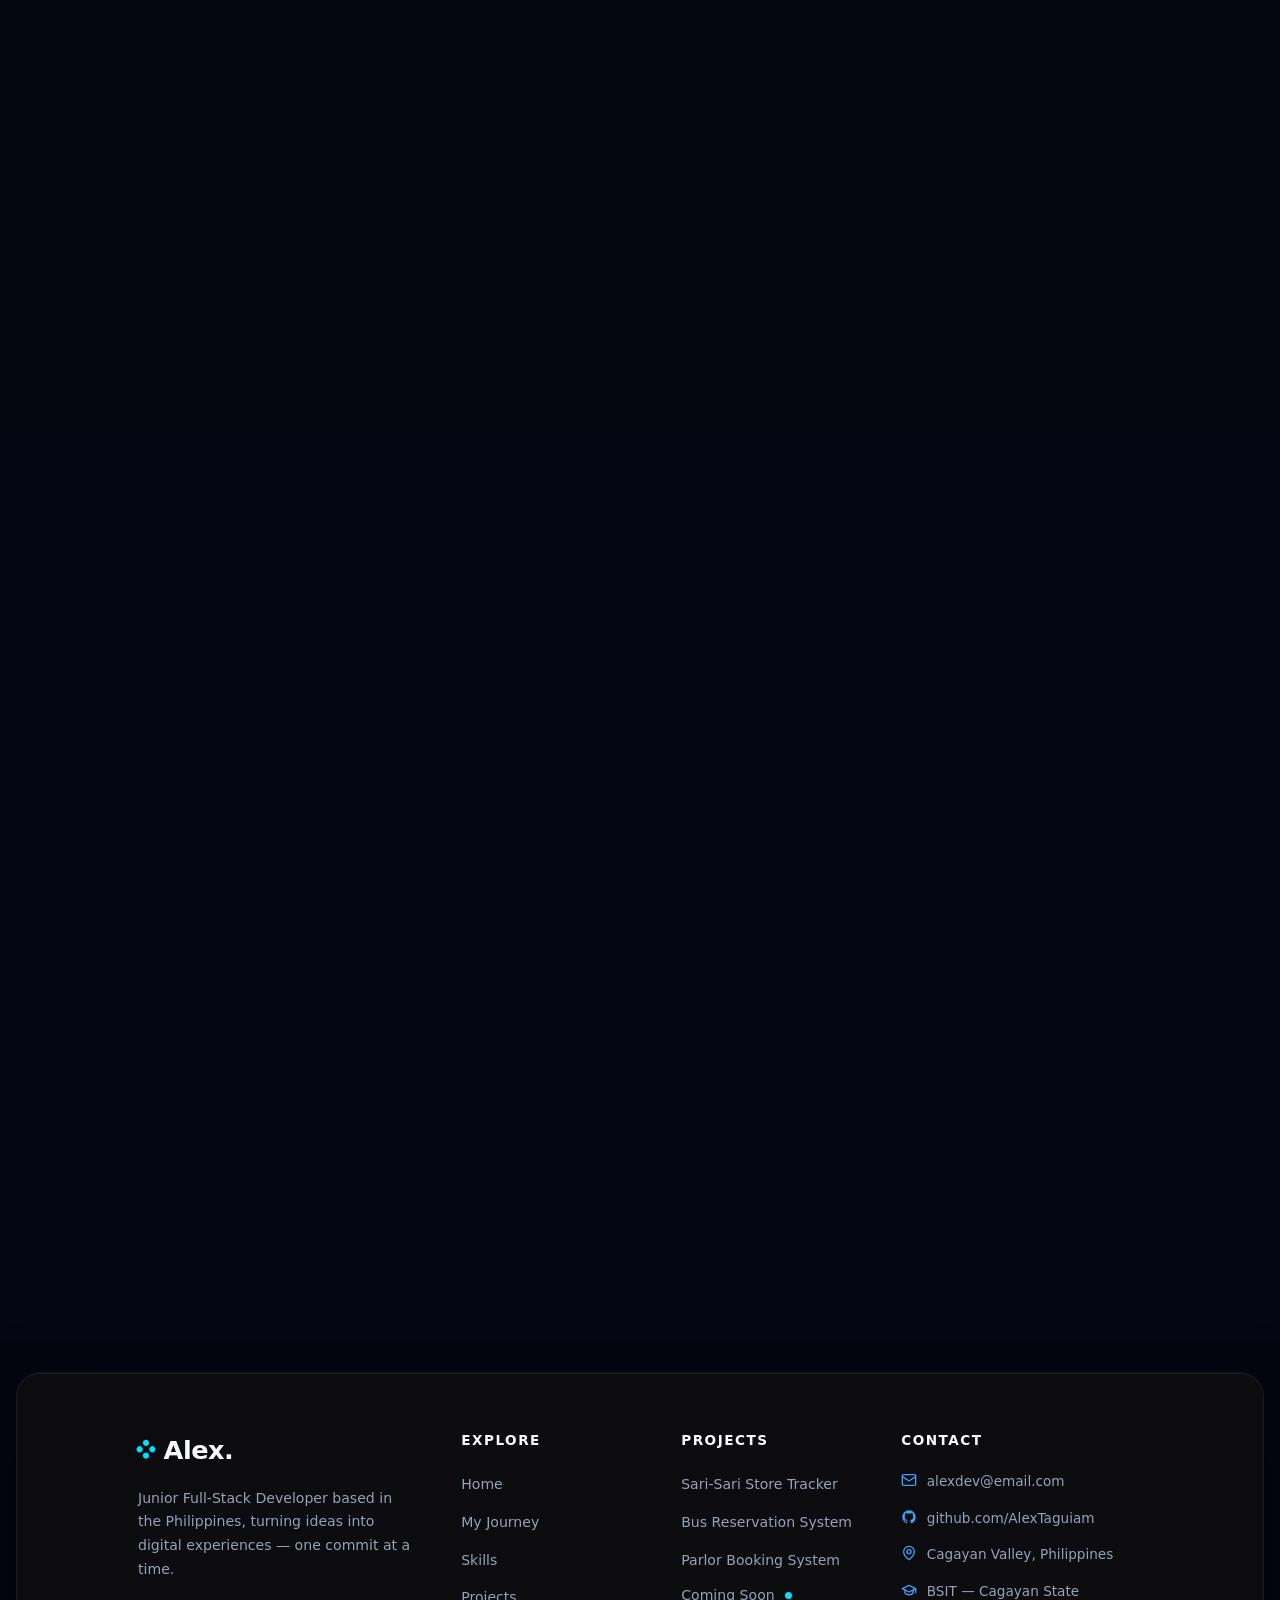
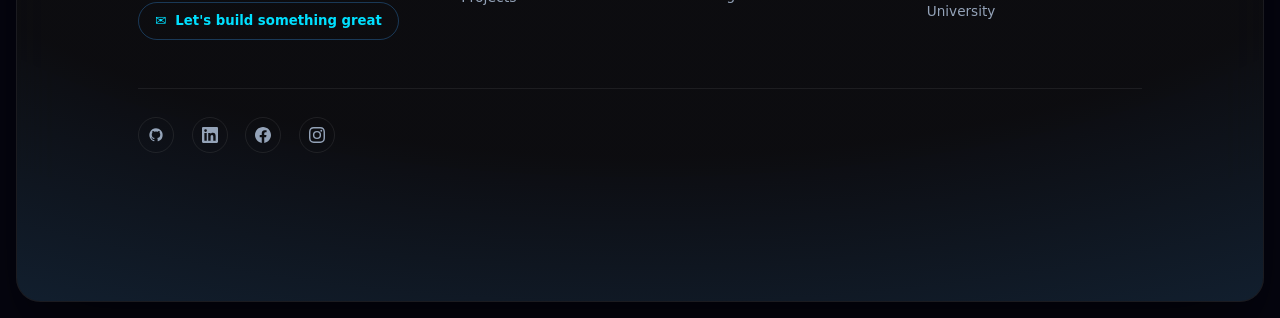
<file: html/work.html>
<!doctype html>
<html lang="en">

<head>
  <meta charset="UTF-8" />
  <meta name="viewport" content="width=device-width, initial-scale=1.0" />
  <title>Alex | Works & Recognition</title>
  <meta name="description"
    content="Explore Alex Taguiam's portfolio projects and achievements — from ICT championships to full-stack applications." />
  <link rel="stylesheet" href="../css/style.css" />
  <link rel="stylesheet" href="../css/work.css" />
</head>

<body>
  <!-- Premium UI Foundation -->
  <div id="preloader">
    <div class="preloader-content">
      <div class="preloader-logo">
        <div class="preloader-spinner"></div>
      </div>
      <p class="preloader-greeting">Exploring My Craft & Journey</p>
    </div>
  </div>
  <div class="noise-overlay"></div>

  <!-- Animated Starfield Canvas -->
  <canvas id="starfield"></canvas>
  <canvas id="cursor-canvas"></canvas>

  <!-- Navigation -->
  <header class="header-container">
    <nav class="nav-pill">
      <div class="logo">
        <a href="../index.html">
          <div class="logo-dots">
            <span></span><span></span><span></span><span></span>
          </div>
        </a>
      </div>

      <ul class="nav-links">
        <!-- Dropdown for Current Page Sections -->
        <li class="nav-dropdown">
          <span class="nav-dropdown-trigger">This Page</span>
          <div class="nav-dropdown-content">
            <a href="#projects" class="nav-dropdown-item">
              <svg xmlns="http://www.w3.org/2000/svg" width="14" height="14" viewBox="0 0 24 24" fill="none"
                stroke="currentColor" stroke-width="2" stroke-linecap="round" stroke-linejoin="round">
                <rect width="20" height="14" x="2" y="3" rx="2" />
                <line x1="8" x2="16" y1="21" y2="21" />
                <line x1="12" x2="12" y1="17" y2="21" />
              </svg>
              Projects
            </a>
            <a href="#achievements" class="nav-dropdown-item">
              <svg xmlns="http://www.w3.org/2000/svg" width="14" height="14" viewBox="0 0 24 24" fill="none"
                stroke="currentColor" stroke-width="2" stroke-linecap="round" stroke-linejoin="round">
                <path d="M6 9H4.5a2.5 2.5 0 0 1 0-5H6" />
                <path d="M18 9h1.5a2.5 2.5 0 0 0 0-5H18" />
                <path d="M4 22h16" />
                <path d="M10 14.66V17c0 .55-.47.98-.97 1.21C7.85 18.75 7 20.24 7 22" />
                <path d="M14 14.66V17c0 .55.47.98.97 1.21C16.15 18.75 17 20.24 17 22" />
                <path d="M18 2H6v7a6 6 0 0 0 12 0V2Z" />
              </svg>
              Achievements
            </a>
            <a href="#testimonials" class="nav-dropdown-item">
              <svg xmlns="http://www.w3.org/2000/svg" width="14" height="14" viewBox="0 0 24 24" fill="none"
                stroke="currentColor" stroke-width="2" stroke-linecap="round" stroke-linejoin="round">
                <path d="M21 15a2 2 0 0 1-2 2H7l-4 4V5a2 2 0 0 1 2-2h14a2 2 0 0 1 2 2z" />
              </svg>
              Testimonials
            </a>
          </div>
        </li>

        <!-- Dropdown for Other Pages -->
        <li class="nav-dropdown">
          <span class="nav-dropdown-trigger">Navigate</span>
          <div class="nav-dropdown-content">
            <a href="../index.html" class="nav-dropdown-item">
              <svg xmlns="http://www.w3.org/2000/svg" width="14" height="14" viewBox="0 0 24 24" fill="none"
                stroke="currentColor" stroke-width="2" stroke-linecap="round" stroke-linejoin="round">
                <path d="m3 9 9-7 9 7v11a2 2 0 0 1-2 2H5a2 2 0 0 1-2-2z" />
                <polyline points="9 22 9 12 15 12 15 22" />
              </svg>
              Home
            </a>
            <a href="contact.html" class="nav-dropdown-item">
              <svg xmlns="http://www.w3.org/2000/svg" width="14" height="14" viewBox="0 0 24 24" fill="none"
                stroke="currentColor" stroke-width="2" stroke-linecap="round" stroke-linejoin="round">
                <rect width="20" height="16" x="2" y="4" rx="2" />
                <path d="m22 7-8.97 5.7a1.94 1.94 0 0 1-2.06 0L2 7" />
              </svg>
              Contact
            </a>
          </div>
        </li>
      </ul>

      <div class="nav-cta">
        <div class="glow-wrapper">
          <div class="glow-bg"></div>
          <a href="contact.html" class="btn btn-white-glow">Contact</a>
        </div>
      </div>

      <!-- Mobile Hamburger -->
      <button class="hamburger" id="hamburger-menu" aria-label="Menu">
        <span></span><span></span><span></span>
      </button>
    </nav>

    <!-- Mobile Menu -->
    <div class="mobile-menu" id="mobile-menu">
      <ul class="mobile-links">
        <li><a href="../index.html">Home</a></li>
        <li><a href="#projects">Projects</a></li>
        <li><a href="#achievements">Achievements</a></li>
        <li><a href="#testimonials">Testimonials</a></li>
        <li><a href="contact.html">Contact</a></li>
      </ul>
      <div class="mobile-cta">
        <a href="contact.html" class="btn btn-white-glow" style="margin-top: 0.5rem">Contact</a>
      </div>
    </div>
  </header>

  <!-- ===================================================
         PROJECTS & TESTIMONIALS HERO SECTION
         =================================================== -->
  <section class="work-hero">
    <!-- Animated Wave Canvas Background -->
    <canvas id="wave-canvas"></canvas>
    <div class="work-hero-content">
      <p class="work-eyebrow">Portfolio & Recognition</p>
      <h1 class="work-hero-title">Works & Achievements</h1>
      <p class="work-hero-desc">
        A showcase of full-stack applications and professional
        milestones—turning technical skill into recognized excellence.
      </p>
    </div>
    <!-- Fade bottom into page -->
    <div class="work-hero-fade"></div>
  </section>

  <!-- ===================================================
         PROJECTS GRID SECTION
         =================================================== -->
  <section id="projects" class="projects-section">
    <div class="projects-container">
      <!-- Section label -->
      <div class="projects-header">
        <span class="projects-eyebrow">03 Projects</span>
        <div class="projects-header-line"></div>
      </div>

      <!-- ── CARD 1 : Sari-Sari Store Tracker ── -->
      <article class="project-card" id="project-sari-sari">
        <!-- Left: Image / Placeholder -->
        <div class="project-image-wrap">
          <div class="project-image-inner">
            <!-- REPLACE src below with your actual screenshot -->
            <img src="../images/projects/utang_tracker_ss.png" alt="Sari-Sari Store Tracker Screenshot"
              class="project-img" onerror="
                  this.style.display = 'none';
                  this.nextElementSibling.style.display = 'flex';
                " />
            <!-- Fallback placeholder shown until you add a real image -->
            <div class="project-img-placeholder">
              <div class="placeholder-icon">
                <svg xmlns="http://www.w3.org/2000/svg" width="40" height="40" viewBox="0 0 24 24" fill="none"
                  stroke="rgba(0,224,255,0.5)" stroke-width="1.5" stroke-linecap="round" stroke-linejoin="round">
                  <rect width="18" height="18" x="3" y="3" rx="2" />
                  <circle cx="9" cy="9" r="2" />
                  <path d="m21 15-3.086-3.086a2 2 0 0 0-2.828 0L6 21" />
                </svg>
              </div>
              <span class="placeholder-label">Add Screenshot</span>
            </div>
            <!-- Animated grid overlay -->
            <div class="project-img-grid-overlay" aria-hidden="true"></div>
            <!-- Glow accent -->
            <div class="project-img-glow project-img-glow--cyan" aria-hidden="true"></div>
          </div>
          <!-- Project number badge -->
          <div class="project-number-badge">01</div>
        </div>

        <!-- Right: Info -->
        <div class="project-info">
          <div class="project-badge-row">
            <span class="project-badge project-badge--cyan">Web App</span>
            <span class="project-status project-status--live">
              <span class="status-dot"></span> Completed
            </span>
          </div>

          <h2 class="project-title">Sari-Sari Store Tracker</h2>
          <p class="project-desc">
            A web application built to help sari-sari store owners manage
            customer credit (utang) efficiently. Tracks who owes what, logs
            transaction history, and provides a simple dashboard so store
            owners can stop relying on paper records and manual tallying.
          </p>

          <ul class="project-features">
            <li>Customer credit (utang) tracking &amp; management</li>
            <li>Transaction history &amp; running balance logs</li>
            <li>Simple dashboard for quick overviews</li>
            <li>Search &amp; filter customers by name or balance</li>
          </ul>

          <div class="project-tags">
            <span class="tag">MongoDB</span>
            <span class="tag">Express.js</span>
            <span class="tag">React</span>
            <span class="tag">Node.js</span>
          </div>

          <div class="project-actions">
            <a href="#" class="project-link project-link--primary">
              View Project
              <svg class="link-arrow" viewBox="0 0 24 24" fill="none" xmlns="http://www.w3.org/2000/svg">
                <path d="M5 12H19M19 12L12 5M19 12L12 19" stroke="currentColor" stroke-width="2" stroke-linecap="round"
                  stroke-linejoin="round" />
              </svg>
            </a>
            <a href="#" class="project-link project-link--ghost">
              <svg width="16" height="16" viewBox="0 0 24 24" fill="currentColor" xmlns="http://www.w3.org/2000/svg">
                <path
                  d="M12 2C6.477 2 2 6.484 2 12.017c0 4.425 2.865 8.18 6.839 9.504.5.092.682-.217.682-.483 0-.237-.008-.868-.013-1.703-2.782.605-3.369-1.343-3.369-1.343-.454-1.158-1.11-1.466-1.11-1.466-.908-.62.069-.608.069-.608 1.003.07 1.531 1.032 1.531 1.032.892 1.53 2.341 1.088 2.91.832.092-.647.35-1.088.636-1.338-2.22-.253-4.555-1.113-4.555-4.951 0-1.093.39-1.988 1.029-2.688-.103-.253-.446-1.272.098-2.65 0 0 .84-.27 2.75 1.026A9.564 9.564 0 0 1 12 6.844a9.59 9.59 0 0 1 2.504.337c1.909-1.296 2.747-1.027 2.747-1.027.546 1.379.202 2.398.1 2.651.64.7 1.028 1.595 1.028 2.688 0 3.848-2.339 4.695-4.566 4.943.359.309.678.92.678 1.855 0 1.338-.012 2.419-.012 2.747 0 .268.18.58.688.482A10.02 10.02 0 0 0 22 12.017C22 6.484 17.522 2 12 2z" />
              </svg>
              GitHub
            </a>
          </div>
        </div>
      </article>

      <!-- Divider -->
      <div class="project-divider" aria-hidden="true"></div>

      <!-- ── CARD 2 : Bus Reservation System ── -->
      <article class="project-card project-card--reverse" id="project-bus">
        <!-- Left: Image / Placeholder -->
        <div class="project-image-wrap">
          <div class="project-image-inner">
            <img src="../images/projects/bus_reservation_ss.png" alt="Bus Reservation System Screenshot"
              class="project-img" onerror="
                  this.style.display = 'none';
                  this.nextElementSibling.style.display = 'flex';
                " />
            <div class="project-img-placeholder">
              <div class="placeholder-icon">
                <svg xmlns="http://www.w3.org/2000/svg" width="40" height="40" viewBox="0 0 24 24" fill="none"
                  stroke="rgba(139, 49, 255, 0.5)" stroke-width="1.5" stroke-linecap="round" stroke-linejoin="round">
                  <rect width="18" height="18" x="3" y="3" rx="2" />
                  <circle cx="9" cy="9" r="2" />
                  <path d="m21 15-3.086-3.086a2 2 0 0 0-2.828 0L6 21" />
                </svg>
              </div>
              <span class="placeholder-label">Add Screenshot</span>
            </div>
            <div class="project-img-grid-overlay" aria-hidden="true"></div>
            <div class="project-img-glow project-img-glow--purple" aria-hidden="true"></div>
          </div>
          <div class="project-number-badge project-number-badge--purple">
            02
          </div>
        </div>

        <!-- Right: Info -->
        <div class="project-info">
          <div class="project-badge-row">
            <span class="project-badge project-badge--purple">Desktop App</span>
            <span class="project-status project-status--live">
              <span class="status-dot status-dot--purple"></span> Completed
            </span>
          </div>

          <h2 class="project-title">Full Bus Reservation System</h2>
          <p class="project-desc">
            A full-featured desktop bus reservation system developed with
            VB.NET and MySQL. Passengers can browse available routes and
            seats, make bookings, and receive confirmation. Admins manage
            schedules, buses, and passenger records through a dedicated
            control panel.
          </p>

          <ul class="project-features">
            <li>Seat selection &amp; real-time availability display</li>
            <li>Booking management with passenger records</li>
            <li>Admin panel for routes, buses &amp; scheduling</li>
            <li>MySQL-backed data storage &amp; reports</li>
          </ul>

          <div class="project-tags">
            <span class="tag tag--purple">VB.NET</span>
            <span class="tag tag--purple">MySQL</span>
            <span class="tag tag--purple">Windows Forms</span>
          </div>

          <div class="project-actions">
            <a href="#" class="project-link project-link--primary project-link--purple">
              View Project
              <svg class="link-arrow" viewBox="0 0 24 24" fill="none" xmlns="http://www.w3.org/2000/svg">
                <path d="M5 12H19M19 12L12 5M19 12L12 19" stroke="currentColor" stroke-width="2" stroke-linecap="round"
                  stroke-linejoin="round" />
              </svg>
            </a>
            <a href="#" class="project-link project-link--ghost">
              <svg width="16" height="16" viewBox="0 0 24 24" fill="currentColor" xmlns="http://www.w3.org/2000/svg">
                <path
                  d="M12 2C6.477 2 2 6.484 2 12.017c0 4.425 2.865 8.18 6.839 9.504.5.092.682-.217.682-.483 0-.237-.008-.868-.013-1.703-2.782.605-3.369-1.343-3.369-1.343-.454-1.158-1.11-1.466-1.11-1.466-.908-.62.069-.608.069-.608 1.003.07 1.531 1.032 1.531 1.032.892 1.53 2.341 1.088 2.91.832.092-.647.35-1.088.636-1.338-2.22-.253-4.555-1.113-4.555-4.951 0-1.093.39-1.988 1.029-2.688-.103-.253-.446-1.272.098-2.65 0 0 .84-.27 2.75 1.026A9.564 9.564 0 0 1 12 6.844a9.59 9.59 0 0 1 2.504.337c1.909-1.296 2.747-1.027 2.747-1.027.546 1.379.202 2.398.1 2.651.64.7 1.028 1.595 1.028 2.688 0 3.848-2.339 4.695-4.566 4.943.359.309.678.92.678 1.855 0 1.338-.012 2.419-.012 2.747 0 .268.18.58.688.482A10.02 10.02 0 0 0 22 12.017C22 6.484 17.522 2 12 2z" />
              </svg>
              GitHub
            </a>
          </div>
        </div>
      </article>

      <!-- Divider -->
      <div class="project-divider" aria-hidden="true"></div>

      <!-- ── CARD 3 : Parlor Booking System ── -->
      <article class="project-card" id="project-parlor">
        <!-- Left: Image / Placeholder -->
        <div class="project-image-wrap">
          <div class="project-image-inner">
            <img src="../images/projects/parlor_system_ss.png" alt="Parlor Reservation System Screenshot"
              class="project-img" onerror="
                  this.style.display = 'none';
                  this.nextElementSibling.style.display = 'flex';
                " />
            <div class="project-img-placeholder">
              <div class="placeholder-icon">
                <svg xmlns="http://www.w3.org/2000/svg" width="40" height="40" viewBox="0 0 24 24" fill="none"
                  stroke="rgba(0,224,255,0.5)" stroke-width="1.5" stroke-linecap="round" stroke-linejoin="round">
                  <rect width="18" height="18" x="3" y="3" rx="2" />
                  <circle cx="9" cy="9" r="2" />
                  <path d="m21 15-3.086-3.086a2 2 0 0 0-2.828 0L6 21" />
                </svg>
              </div>
              <span class="placeholder-label">Add Screenshot</span>
            </div>
            <div class="project-img-grid-overlay" aria-hidden="true"></div>
            <div class="project-img-glow project-img-glow--cyan" aria-hidden="true"></div>
          </div>
          <div class="project-number-badge">03</div>
        </div>

        <!-- Right: Info -->
        <div class="project-info">
          <div class="project-badge-row">
            <span class="project-badge project-badge--cyan">Full-Stack Web</span>
            <span class="project-status project-status--live">
              <span class="status-dot"></span> In Progress
            </span>
          </div>

          <h2 class="project-title">Parlor Reservation System</h2>
          <p class="project-desc">
            A PERN-stack web application for a salon &amp; gown rental parlor.
            Customers can browse available services, book appointments, and
            reserve gowns or suits for events. Built end-to-end with
            PostgreSQL, Express, React, and Node.js for a modern, responsive
            experience.
          </p>

          <ul class="project-features">
            <li>Online booking for salon &amp; beauty services</li>
            <li>Gown &amp; suit inventory browse and reservation</li>
            <li>Calendar-based availability &amp; slot management</li>
            <li>Customer profiles &amp; booking history</li>
          </ul>

          <div class="project-tags">
            <span class="tag">PostgreSQL</span>
            <span class="tag">Express.js</span>
            <span class="tag">React</span>
            <span class="tag">Node.js</span>
            <span class="tag">PERN Stack</span>
          </div>

          <div class="project-actions">
            <a href="#" class="project-link project-link--primary">
              View Project
              <svg class="link-arrow" viewBox="0 0 24 24" fill="none" xmlns="http://www.w3.org/2000/svg">
                <path d="M5 12H19M19 12L12 5M19 12L12 19" stroke="currentColor" stroke-width="2" stroke-linecap="round"
                  stroke-linejoin="round" />
              </svg>
            </a>
            <a href="#" class="project-link project-link--ghost">
              <svg width="16" height="16" viewBox="0 0 24 24" fill="currentColor" xmlns="http://www.w3.org/2000/svg">
                <path
                  d="M12 2C6.477 2 2 6.484 2 12.017c0 4.425 2.865 8.18 6.839 9.504.5.092.682-.217.682-.483 0-.237-.008-.868-.013-1.703-2.782.605-3.369-1.343-3.369-1.343-.454-1.158-1.11-1.466-1.11-1.466-.908-.62.069-.608.069-.608 1.003.07 1.531 1.032 1.531 1.032.892 1.53 2.341 1.088 2.91.832.092-.647.35-1.088.636-1.338-2.22-.253-4.555-1.113-4.555-4.951 0-1.093.39-1.988 1.029-2.688-.103-.253-.446-1.272.098-2.65 0 0 .84-.27 2.75 1.026A9.564 9.564 0 0 1 12 6.844a9.59 9.59 0 0 1 2.504.337c1.909-1.296 2.747-1.027 2.747-1.027.546 1.379.202 2.398.1 2.651.64.7 1.028 1.595 1.028 2.688 0 3.848-2.339 4.695-4.566 4.943.359.309.678.92.678 1.855 0 1.338-.012 2.419-.012 2.747 0 .268.18.58.688.482A10.02 10.02 0 0 0 22 12.017C22 6.484 17.522 2 12 2z" />
              </svg>
              GitHub
            </a>
          </div>
        </div>
      </article>
    </div>
  </section>

  <!-- ===================================================
         ACHIEVEMENTS SECTION
         =================================================== -->
  <section id="achievements" class="achievements-section">
    <div class="projects-container">
      <!-- Section label -->
      <div class="projects-header">
        <span class="projects-eyebrow">04 Achievements</span>
        <div class="projects-header-line"></div>
      </div>

      <!-- Championship Card -->
      <div class="achievement-card">
        <div class="achievement-card-inner">
          <div class="achievement-image">
            <img src="../images/achievements/champion.jpg" alt="ICT Uniwide Static Web Design Championship"
              class="achievement-img" onerror="
                  this.style.display = 'none';
                  this.nextElementSibling.style.display = 'flex';
                " />
            <div class="achievement-img-placeholder">
              <svg xmlns="http://www.w3.org/2000/svg" width="60" height="60" viewBox="0 0 24 24" fill="none"
                stroke="var(--glow-yellow)" stroke-width="1.5" stroke-linecap="round" stroke-linejoin="round">
                <path d="M6 9H4.5a2.5 2.5 0 0 1 0-5H6" />
                <path d="M18 9h1.5a2.5 2.5 0 0 0 0-5H18" />
                <path d="M4 22h16" />
                <path d="M10 14.66V17c0 .55-.47.98-.97 1.21C7.85 18.75 7 20.24 7 22" />
                <path d="M14 14.66V17c0 .55.47.98.97 1.21C16.15 18.75 17 20.24 17 22" />
                <path d="M18 2H6v7a6 6 0 0 0 12 0V2Z" />
              </svg>
            </div>
            <div class="achievement-badge">Champion</div>
          </div>
          <div class="achievement-content">
            <div class="achievement-date">March 19, 2026</div>
            <h3 class="achievement-title">
              ICT Uniwide Static Web Design Championship
            </h3>
            <p class="achievement-location">CSU Gonzaga</p>
            <p class="achievement-desc">
              Awarded first place for excellence in static web design and
              UI/UX implementation during the uniwide competition. The project
              demonstrated mastery of creative layouts, responsive design, and
              cutting-edge web aesthetics.
            </p>
            <div class="achievement-tags">
              <span class="tag">UI/UX Design</span>
              <span class="tag">Static Web Design</span>
              <span class="tag">Championship</span>
            </div>
          </div>
        </div>
        <!-- Interactive Glow -->
        <div class="achievement-glow"></div>
      </div>
    </div>
  </section>

  <!-- ===================================================
         TESTIMONIALS SECTION
         =================================================== -->
  <section id="testimonials" class="testimonials-section" style="
        padding: 8rem 1.5rem;
        overflow: hidden;
        background: rgba(10, 10, 26, 0.3);
      ">
    <div class="projects-container">
      <!-- Section label -->
      <div class="projects-header" style="margin-bottom: 4rem">
        <span class="projects-eyebrow">05 Testimonials</span>
        <div class="projects-header-line"></div>
        <h2 style="
              font-family: var(--font-display);
              font-size: 2.5rem;
              font-weight: 800;
              margin-top: 1rem;
              color: var(--text-main);
            ">
          What People Say
        </h2>
      </div>

      <div class="testimonials-3d-wrap" style="
            position: relative;
            perspective: 1000px;
            display: flex;
            justify-content: center;
            width: 100%;
            overflow: hidden;
          ">
        <div class="testimonials-inner-grid" style="
              display: flex;
              flex-direction: row;
              gap: 1.5rem;
              transform: rotateX(20deg) rotateY(-10deg) rotateZ(10deg)
                translateZ(-50px);
            ">
          <!-- Marquee Group 1 (Vertical) -->

          <div class="marquee-container" data-vertical="true" style="--duration: 40s; height: 500px">
            <div class="marquee-content">
              <div class="ui-card" style="width: 280px">
                <div class="ui-card-content">
                  <div style="display: flex; align-items: center; gap: 0.75rem">
                    <div class="ui-avatar">
                      <img src="../images/avatars/avatar_1.png" class="ui-avatar-image" alt="" />
                    </div>
                    <div>
                      <div style="font-size: 0.875rem; font-weight: 600">
                        Ava Green 🇦🇺
                      </div>
                      <div style="font-size: 0.75rem; color: var(--text-muted)">
                        @ava
                      </div>
                    </div>
                  </div>
                  <blockquote style="
                        margin-top: 1rem;
                        font-size: 0.875rem;
                        color: var(--text-muted);
                      ">
                    "Cascade AI made my workflow 10x faster!"
                  </blockquote>
                </div>
              </div>
              <div class="ui-card" style="width: 280px">
                <div class="ui-card-content">
                  <div style="display: flex; align-items: center; gap: 0.75rem">
                    <div class="ui-avatar">
                      <img src="../images/avatars/avatar_3.png" class="ui-avatar-image" alt="" />
                    </div>
                    <div>
                      <div style="font-size: 0.875rem; font-weight: 600">
                        Ana Miller 🇩🇪
                      </div>
                      <div style="font-size: 0.75rem; color: var(--text-muted)">
                        @ana
                      </div>
                    </div>
                  </div>
                  <blockquote style="
                        margin-top: 1rem;
                        font-size: 0.875rem;
                        color: var(--text-muted);
                      ">
                    "Vertical marquee is a game changer!"
                  </blockquote>
                </div>
              </div>
              <div class="ui-card" style="width: 280px">
                <div class="ui-card-content">
                  <div style="display: flex; align-items: center; gap: 0.75rem">
                    <div class="ui-avatar">
                      <img src="../images/avatars/avatar_2.png" class="ui-avatar-image" alt="" />
                    </div>
                    <div>
                      <div style="font-size: 0.875rem; font-weight: 600">
                        Mateo Rossi 🇮🇹
                      </div>
                      <div style="font-size: 0.75rem; color: var(--text-muted)">
                        @mat
                      </div>
                    </div>
                  </div>
                  <blockquote style="
                        margin-top: 1rem;
                        font-size: 0.875rem;
                        color: var(--text-muted);
                      ">
                    "Animations are buttery smooth!"
                  </blockquote>
                </div>
              </div>
            </div>
            <div class="marquee-content" aria-hidden="true">
              <div class="ui-card" style="width: 280px">
                <div class="ui-card-content">
                  <div style="display: flex; align-items: center; gap: 0.75rem">
                    <div class="ui-avatar">
                      <img src="../images/avatars/avatar_1.png" class="ui-avatar-image" alt="" />
                    </div>
                    <div>
                      <div style="font-size: 0.875rem; font-weight: 600">
                        Ava Green 🇦🇺
                      </div>
                      <div style="font-size: 0.75rem; color: var(--text-muted)">
                        @ava
                      </div>
                    </div>
                  </div>
                  <blockquote style="
                        margin-top: 1rem;
                        font-size: 0.875rem;
                        color: var(--text-muted);
                      ">
                    "Cascade AI made my workflow 10x faster!"
                  </blockquote>
                </div>
              </div>
              <div class="ui-card" style="width: 280px">
                <div class="ui-card-content">
                  <div style="display: flex; align-items: center; gap: 0.75rem">
                    <div class="ui-avatar">
                      <img src="../images/avatars/avatar_3.png" class="ui-avatar-image" alt="" />
                    </div>
                    <div>
                      <div style="font-size: 0.875rem; font-weight: 600">
                        Ana Miller 🇩🇪
                      </div>
                      <div style="font-size: 0.75rem; color: var(--text-muted)">
                        @ana
                      </div>
                    </div>
                  </div>
                  <blockquote style="
                        margin-top: 1rem;
                        font-size: 0.875rem;
                        color: var(--text-muted);
                      ">
                    "Vertical marquee is a game changer!"
                  </blockquote>
                </div>
              </div>
              <div class="ui-card" style="width: 280px">
                <div class="ui-card-content">
                  <div style="display: flex; align-items: center; gap: 0.75rem">
                    <div class="ui-avatar">
                      <img src="../images/avatars/avatar_2.png" class="ui-avatar-image" alt="" />
                    </div>
                    <div>
                      <div style="font-size: 0.875rem; font-weight: 600">
                        Mateo Rossi 🇮🇹
                      </div>
                      <div style="font-size: 0.75rem; color: var(--text-muted)">
                        @mat
                      </div>
                    </div>
                  </div>
                  <blockquote style="
                        margin-top: 1rem;
                        font-size: 0.875rem;
                        color: var(--text-muted);
                      ">
                    "Animations are buttery smooth!"
                  </blockquote>
                </div>
              </div>
            </div>
          </div>

          <!-- Marquee Group 2 (Vertical Reverse) -->
          <div class="marquee-container" data-vertical="true" data-reverse="true"
            style="--duration: 35s; height: 500px">
            <div class="marquee-content">
              <div class="ui-card" style="width: 280px">
                <div class="ui-card-content">
                  <div style="display: flex; align-items: center; gap: 0.75rem">
                    <div class="ui-avatar">
                      <img src="../images/avatars/avatar_1.png" class="ui-avatar-image" alt="" />
                    </div>
                    <div>
                      <div style="font-size: 0.875rem; font-weight: 600">
                        Maya Patel 🇮🇳
                      </div>
                      <div style="font-size: 0.75rem; color: var(--text-muted)">
                        @maya
                      </div>
                    </div>
                  </div>
                  <blockquote style="
                        margin-top: 1rem;
                        font-size: 0.875rem;
                        color: var(--text-muted);
                      ">
                    "Setup was a breeze!"
                  </blockquote>
                </div>
              </div>
              <div class="ui-card" style="width: 280px">
                <div class="ui-card-content">
                  <div style="display: flex; align-items: center; gap: 0.75rem">
                    <div class="ui-avatar">
                      <img src="../images/avatars/avatar_2.png" class="ui-avatar-image" alt="" />
                    </div>
                    <div>
                      <div style="font-size: 0.875rem; font-weight: 600">
                        Noah Smith 🇺🇸
                      </div>
                      <div style="font-size: 0.75rem; color: var(--text-muted)">
                        @noah
                      </div>
                    </div>
                  </div>
                  <blockquote style="
                        margin-top: 1rem;
                        font-size: 0.875rem;
                        color: var(--text-muted);
                      ">
                    "Best marquee component!"
                  </blockquote>
                </div>
              </div>
              <div class="ui-card" style="width: 280px">
                <div class="ui-card-content">
                  <div style="display: flex; align-items: center; gap: 0.75rem">
                    <div class="ui-avatar">
                      <img src="../images/avatars/avatar_2.png" class="ui-avatar-image" alt="" />
                    </div>
                    <div>
                      <div style="font-size: 0.875rem; font-weight: 600">
                        Lucas Stone 🇫🇷
                      </div>
                      <div style="font-size: 0.75rem; color: var(--text-muted)">
                        @luc
                      </div>
                    </div>
                  </div>
                  <blockquote style="
                        margin-top: 1rem;
                        font-size: 0.875rem;
                        color: var(--text-muted);
                      ">
                    "Very customizable and smooth."
                  </blockquote>
                </div>
              </div>
            </div>
            <div class="marquee-content" aria-hidden="true">
              <div class="ui-card" style="width: 280px">
                <div class="ui-card-content">
                  <div style="display: flex; align-items: center; gap: 0.75rem">
                    <div class="ui-avatar">
                      <img src="../images/avatars/avatar_1.png" class="ui-avatar-image" alt="" />
                    </div>
                    <div>
                      <div style="font-size: 0.875rem; font-weight: 600">
                        Maya Patel 🇮🇳
                      </div>
                      <div style="font-size: 0.75rem; color: var(--text-muted)">
                        @maya
                      </div>
                    </div>
                  </div>
                  <blockquote style="
                        margin-top: 1rem;
                        font-size: 0.875rem;
                        color: var(--text-muted);
                      ">
                    "Setup was a breeze!"
                  </blockquote>
                </div>
              </div>
              <div class="ui-card" style="width: 280px">
                <div class="ui-card-content">
                  <div style="display: flex; align-items: center; gap: 0.75rem">
                    <div class="ui-avatar">
                      <img src="../images/avatars/avatar_2.png" class="ui-avatar-image" alt="" />
                    </div>
                    <div>
                      <div style="font-size: 0.875rem; font-weight: 600">
                        Noah Smith 🇺🇸
                      </div>
                      <div style="font-size: 0.75rem; color: var(--text-muted)">
                        @noah
                      </div>
                    </div>
                  </div>
                  <blockquote style="
                        margin-top: 1rem;
                        font-size: 0.875rem;
                        color: var(--text-muted);
                      ">
                    "Best marquee component!"
                  </blockquote>
                </div>
              </div>
              <div class="ui-card" style="width: 280px">
                <div class="ui-card-content">
                  <div style="display: flex; align-items: center; gap: 0.75rem">
                    <div class="ui-avatar">
                      <img src="../images/avatars/avatar_2.png" class="ui-avatar-image" alt="" />
                    </div>
                    <div>
                      <div style="font-size: 0.875rem; font-weight: 600">
                        Lucas Stone 🇫🇷
                      </div>
                      <div style="font-size: 0.75rem; color: var(--text-muted)">
                        @luc
                      </div>
                    </div>
                  </div>
                  <blockquote style="
                        margin-top: 1rem;
                        font-size: 0.875rem;
                        color: var(--text-muted);
                      ">
                    "Very customizable and smooth."
                  </blockquote>
                </div>
              </div>
            </div>
          </div>

          <!-- Marquee Group 3 (Vertical) -->
          <div class="marquee-container" data-vertical="true" style="--duration: 45s; height: 500px">
            <div class="marquee-content">
              <div class="ui-card" style="width: 280px">
                <div class="ui-card-content">
                  <div style="display: flex; align-items: center; gap: 0.75rem">
                    <div class="ui-avatar">
                      <img src="../images/avatars/avatar_2.png" class="ui-avatar-image" alt="" />
                    </div>
                    <div>
                      <div style="font-size: 0.875rem; font-weight: 600">
                        Haruto Sato 🇯🇵
                      </div>
                      <div style="font-size: 0.75rem; color: var(--text-muted)">
                        @haru
                      </div>
                    </div>
                  </div>
                  <blockquote style="
                        margin-top: 1rem;
                        font-size: 0.875rem;
                        color: var(--text-muted);
                      ">
                    "Impressive performance on mobile!"
                  </blockquote>
                </div>
              </div>
              <div class="ui-card" style="width: 280px">
                <div class="ui-card-content">
                  <div style="display: flex; align-items: center; gap: 0.75rem">
                    <div class="ui-avatar">
                      <img src="../images/avatars/avatar_3.png" class="ui-avatar-image" alt="" />
                    </div>
                    <div>
                      <div style="font-size: 0.875rem; font-weight: 600">
                        Emma Lee 🇨🇦
                      </div>
                      <div style="font-size: 0.75rem; color: var(--text-muted)">
                        @emma
                      </div>
                    </div>
                  </div>
                  <blockquote style="
                        margin-top: 1rem;
                        font-size: 0.875rem;
                        color: var(--text-muted);
                      ">
                    "Love the pause on hover feature!"
                  </blockquote>
                </div>
              </div>
              <div class="ui-card" style="width: 280px">
                <div class="ui-card-content">
                  <div style="display: flex; align-items: center; gap: 0.75rem">
                    <div class="ui-avatar">
                      <img src="../images/avatars/avatar_2.png" class="ui-avatar-image" alt="" />
                    </div>
                    <div>
                      <div style="font-size: 0.875rem; font-weight: 600">
                        Carlos Ray 🇪🇸
                      </div>
                      <div style="font-size: 0.75rem; color: var(--text-muted)">
                        @carl
                      </div>
                    </div>
                  </div>
                  <blockquote style="
                        margin-top: 1rem;
                        font-size: 0.875rem;
                        color: var(--text-muted);
                      ">
                    "Great for testimonials and logos."
                  </blockquote>
                </div>
              </div>
            </div>
            <div class="marquee-content" aria-hidden="true">
              <div class="ui-card" style="width: 280px">
                <div class="ui-card-content">
                  <div style="display: flex; align-items: center; gap: 0.75rem">
                    <div class="ui-avatar">
                      <img src="../images/avatars/avatar_2.png" class="ui-avatar-image" alt="" />
                    </div>
                    <div>
                      <div style="font-size: 0.875rem; font-weight: 600">
                        Haruto Sato 🇯🇵
                      </div>
                      <div style="font-size: 0.75rem; color: var(--text-muted)">
                        @haru
                      </div>
                    </div>
                  </div>
                  <blockquote style="
                        margin-top: 1rem;
                        font-size: 0.875rem;
                        color: var(--text-muted);
                      ">
                    "Impressive performance on mobile!"
                  </blockquote>
                </div>
              </div>
              <div class="ui-card" style="width: 280px">
                <div class="ui-card-content">
                  <div style="display: flex; align-items: center; gap: 0.75rem">
                    <div class="ui-avatar">
                      <img src="../images/avatars/avatar_3.png" class="ui-avatar-image" alt="" />
                    </div>
                    <div>
                      <div style="font-size: 0.875rem; font-weight: 600">
                        Emma Lee 🇨🇦
                      </div>
                      <div style="font-size: 0.75rem; color: var(--text-muted)">
                        @emma
                      </div>
                    </div>
                  </div>
                  <blockquote style="
                        margin-top: 1rem;
                        font-size: 0.875rem;
                        color: var(--text-muted);
                      ">
                    "Love the pause on hover feature!"
                  </blockquote>
                </div>
              </div>
              <div class="ui-card" style="width: 280px">
                <div class="ui-card-content">
                  <div style="display: flex; align-items: center; gap: 0.75rem">
                    <div class="ui-avatar">
                      <img src="../images/avatars/avatar_2.png" class="ui-avatar-image" alt="" />
                    </div>
                    <div>
                      <div style="font-size: 0.875rem; font-weight: 600">
                        Carlos Ray 🇪🇸
                      </div>
                      <div style="font-size: 0.75rem; color: var(--text-muted)">
                        @carl
                      </div>
                    </div>
                  </div>
                  <blockquote style="
                        margin-top: 1rem;
                        font-size: 0.875rem;
                        color: var(--text-muted);
                      ">
                    "Great for testimonials and logos."
                  </blockquote>
                </div>
              </div>
            </div>
          </div>
        </div>

        <!-- Gradient overlays for vertical marquee -->
        <div style="
              pointer-events: none;
              position: absolute;
              left: 0;
              top: 0;
              width: 100%;
              height: 20%;
              background: linear-gradient(
                to bottom,
                var(--space-black),
                transparent
              );
              z-index: 10;
            "></div>
        <div style="
              pointer-events: none;
              position: absolute;
              left: 0;
              bottom: 0;
              width: 100%;
              height: 20%;
              background: linear-gradient(
                to top,
                var(--space-black),
                transparent
              );
              z-index: 10;
            "></div>
      </div>
    </div>
  </section>

  <!-- ===================================================
         FOOTER
         =================================================== -->
  <footer id="contact" class="site-footer">
    <!-- Background radial gradient -->
    <div class="footer-bg-gradient" aria-hidden="true"></div>

    <div class="footer-inner">
      <!-- Top grid -->
      <div class="footer-grid">
        <!-- Brand -->
        <div class="footer-brand">
          <div class="footer-logo">
            <div class="logo-dots logo-dots--footer">
              <span></span><span></span><span></span><span></span>
            </div>
            <span class="footer-logo-name">Alex.</span>
          </div>
          <p class="footer-tagline">
            Junior Full-Stack Developer based in the Philippines, turning
            ideas into digital experiences &mdash; one commit at a time.
          </p>
          <a href="mailto:alexdev@email.com" class="footer-cta-link">
            &#9993;&nbsp; Let's build something great
          </a>
        </div>

        <!-- Explore Links -->
        <div class="footer-col">
          <h4 class="footer-col-title">Explore</h4>
          <ul class="footer-links">
            <li><a href="../index.html">Home</a></li>
            <li><a href="../index.html#journey">My Journey</a></li>
            <li><a href="../index.html#about">Skills</a></li>
            <li><a href="work.html">Projects</a></li>
          </ul>
        </div>

        <!-- Projects -->
        <div class="footer-col">
          <h4 class="footer-col-title">Projects</h4>
          <ul class="footer-links">
            <li><a href="#project-sari-sari">Sari-Sari Store Tracker</a></li>
            <li><a href="#project-bus">Bus Reservation System</a></li>
            <li><a href="#project-parlor">Parlor Booking System</a></li>
            <li class="footer-link-pulse-wrap">
              <a href="#">Coming Soon&nbsp;<span class="footer-pulse-dot" aria-hidden="true"></span></a>
            </li>
          </ul>
        </div>

        <!-- Contact -->
        <div class="footer-col">
          <h4 class="footer-col-title">Contact</h4>
          <ul class="footer-contact-list">
            <li>
              <svg xmlns="http://www.w3.org/2000/svg" width="16" height="16" viewBox="0 0 24 24" fill="none"
                stroke="#3ca2fa" stroke-width="2" stroke-linecap="round" stroke-linejoin="round" aria-hidden="true">
                <rect width="20" height="16" x="2" y="4" rx="2" />
                <path d="m22 7-8.97 5.7a1.94 1.94 0 0 1-2.06 0L2 7" />
              </svg>
              <a href="mailto:alexdev@email.com">alexdev@email.com</a>
            </li>
            <li>
              <svg xmlns="http://www.w3.org/2000/svg" width="16" height="16" viewBox="0 0 24 24" fill="#3ca2fa"
                aria-hidden="true">
                <path
                  d="M12 2C6.477 2 2 6.484 2 12.017c0 4.425 2.865 8.18 6.839 9.504.5.092.682-.217.682-.483 0-.237-.008-.868-.013-1.703-2.782.605-3.369-1.343-3.369-1.343-.454-1.158-1.11-1.466-1.11-1.466-.908-.62.069-.608.069-.608 1.003.07 1.531 1.032 1.531 1.032.892 1.53 2.341 1.088 2.91.832.092-.647.35-1.088.636-1.338-2.22-.253-4.555-1.113-4.555-4.951 0-1.093.39-1.988 1.029-2.688-.103-.253-.446-1.272.098-2.65 0 0 .84-.27 2.75 1.026A9.564 9.564 0 0 1 12 6.844a9.59 9.59 0 0 1 2.504.337c1.909-1.296 2.747-1.027 2.747-1.027.546 1.379.202 2.398.1 2.651.64.7 1.028 1.595 1.028 2.688 0 3.848-2.339 4.695-4.566 4.943.359.309.678.92.678 1.855 0 1.338-.012 2.419-.012 2.747 0 .268.18.58.688.482A10.02 10.02 0 0 0 22 12.017C22 6.484 17.522 2 12 2z" />
              </svg>
              <a href="https://github.com/AlexTaguiam" target="_blank" rel="noopener">github.com/AlexTaguiam</a>
            </li>
            <li>
              <svg xmlns="http://www.w3.org/2000/svg" width="16" height="16" viewBox="0 0 24 24" fill="none"
                stroke="#3ca2fa" stroke-width="2" stroke-linecap="round" stroke-linejoin="round" aria-hidden="true">
                <path d="M20 10c0 6-8 12-8 12s-8-6-8-12a8 8 0 0 1 16 0Z" />
                <circle cx="12" cy="10" r="3" />
              </svg>
              <span>Cagayan Valley, Philippines</span>
            </li>
            <li>
              <svg xmlns="http://www.w3.org/2000/svg" width="16" height="16" viewBox="0 0 24 24" fill="none"
                stroke="#3ca2fa" stroke-width="2" stroke-linecap="round" stroke-linejoin="round" aria-hidden="true">
                <path d="M22 10v6M2 10l10-5 10 5-10 5z" />
                <path d="M6 12v5c3 3 9 3 12 0v-5" />
              </svg>
              <span>BSIT &mdash; Cagayan State University</span>
            </li>
          </ul>
        </div>
      </div>

      <!-- Divider -->
      <hr class="footer-divider" />

      <!-- Bottom bar -->
      <div class="footer-bottom">
        <div class="footer-socials">
          <a href="https://github.com/AlexTaguiam" target="_blank" rel="noopener" aria-label="GitHub"
            class="footer-social-icon">
            <svg xmlns="http://www.w3.org/2000/svg" viewBox="0 0 24 24" fill="currentColor">
              <path
                d="M12 2C6.477 2 2 6.484 2 12.017c0 4.425 2.865 8.18 6.839 9.504.5.092.682-.217.682-.483 0-.237-.008-.868-.013-1.703-2.782.605-3.369-1.343-3.369-1.343-.454-1.158-1.11-1.466-1.11-1.466-.908-.62.069-.608.069-.608 1.003.07 1.531 1.032 1.531 1.032.892 1.53 2.341 1.088 2.91.832.092-.647.35-1.088.636-1.338-2.22-.253-4.555-1.113-4.555-4.951 0-1.093.39-1.988 1.029-2.688-.103-.253-.446-1.272.098-2.65 0 0 .84-.27 2.75 1.026A9.564 9.564 0 0 1 12 6.844a9.59 9.59 0 0 1 2.504.337c1.909-1.296 2.747-1.027 2.747-1.027.546 1.379.202 2.398.1 2.651.64.7 1.028 1.595 1.028 2.688 0 3.848-2.339 4.695-4.566 4.943.359.309.678.92.678 1.855 0 1.338-.012 2.419-.012 2.747 0 .268.18.58.688.482A10.02 10.02 0 0 0 22 12.017C22 6.484 17.522 2 12 2z" />
            </svg>
          </a>
          <a href="https://linkedin.com/" target="_blank" rel="noopener" aria-label="LinkedIn"
            class="footer-social-icon">
            <svg xmlns="http://www.w3.org/2000/svg" viewBox="0 0 24 24" fill="currentColor">
              <path
                d="M20.447 20.452h-3.554v-5.569c0-1.328-.027-3.037-1.852-3.037-1.853 0-2.136 1.445-2.136 2.939v5.667H9.351V9h3.414v1.561h.046c.477-.9 1.637-1.85 3.37-1.85 3.601 0 4.267 2.37 4.267 5.455v6.286zM5.337 7.433a2.062 2.062 0 0 1-2.063-2.065 2.064 2.064 0 1 1 2.063 2.065zm1.782 13.019H3.555V9h3.564v11.452zM22.225 0H1.771C.792 0 0 .774 0 1.729v20.542C0 23.227.792 24 1.771 24h20.451C23.2 24 24 23.227 24 22.271V1.729C24 .774 23.2 0 22.222 0h.003z" />
            </svg>
          </a>
          <a href="https://www.facebook.com/john.alex.s.taguiam/" target="_blank" rel="noopener" aria-label="Facebook"
            class="footer-social-icon">
            <svg xmlns="http://www.w3.org/2000/svg" viewBox="0 0 24 24" fill="currentColor">
              <path
                d="M24 12.073c0-6.627-5.373-12-12-12s-12 5.373-12 12c0 5.99 4.388 10.954 10.125 11.854v-8.385H7.078v-3.47h3.047V9.43c0-3.007 1.792-4.669 4.533-4.669 1.312 0 2.686.235 2.686.235v2.953H15.83c-1.491 0-1.956.925-1.956 1.874v2.25h3.328l-.532 3.47h-2.796v8.385C19.612 23.027 24 18.062 24 12.073z" />
            </svg>
          </a>
          <a href="https://instagram.com/" target="_blank" rel="noopener" aria-label="Instagram"
            class="footer-social-icon">
            <svg xmlns="http://www.w3.org/2000/svg" viewBox="0 0 24 24" fill="currentColor">
              <path
                d="M12 2.163c3.204 0 3.584.012 4.85.07 3.252.148 4.771 1.691 4.919 4.919.058 1.265.069 1.645.069 4.849 0 3.205-.012 3.584-.069 4.849-.149 3.225-1.664 4.771-4.919 4.919-1.266.058-1.644.07-4.85.07-3.204 0-3.584-.012-4.849-.07-3.26-.149-4.771-1.699-4.919-4.92-.058-1.265-.07-1.644-.07-4.849 0-3.204.013-3.583.07-4.849.149-3.227 1.664-4.771 4.919-4.919 1.266-.057 1.645-.069 4.849-.069zm0-2.163c-3.259 0-3.667.014-4.947.072-4.358.2-6.78 2.618-6.98 6.98-.059 1.281-.073 1.689-.073 4.948 0 3.259.014 3.668.072 4.948.2 4.358 2.618 6.78 6.98 6.98 1.281.058 1.689.072 4.948.072 3.259 0 3.668-.014 4.948-.072 4.354-.2 6.782-2.618 6.979-6.98.059-1.28.073-1.689.073-4.948 0-3.259-.014-3.667-.072-4.947-.196-4.354-2.617-6.78-6.979-6.98-1.281-.059-1.69-.073-4.949-.073zm0 5.838a6.162 6.162 0 1 0 0 12.324 6.162 6.162 0 0 0 0-12.324zM12 16a4 4 0 1 1 0-8 4 4 0 0 1 0 8zm6.406-11.845a1.44 1.44 0 1 0 0 2.881 1.44 1.44 0 0 0 0-2.881z" />
            </svg>
          </a>
        </div>
      </div>
    </div>

    <!-- Big TextHoverEffect SVG (cursor-tracking colour reveal) -->
    <div class="footer-text-hover-wrap" aria-hidden="true">
      <svg id="footer-hover-svg" width="100%" height="100%" viewBox="0 0 300 100" xmlns="http://www.w3.org/2000/svg"
        class="footer-hover-svg">
        <defs>
          <linearGradient id="footerTextGradient" gradientUnits="userSpaceOnUse" x1="0" y1="0" x2="300" y2="0">
            <stop offset="0%" stop-color="#eab308" />
            <stop offset="25%" stop-color="#ef4444" />
            <stop offset="50%" stop-color="#3ca2fa" />
            <stop offset="75%" stop-color="#06b6d4" />
            <stop offset="100%" stop-color="#8b5cf6" />
          </linearGradient>
          <radialGradient id="footerRevealMask" gradientUnits="userSpaceOnUse" cx="50%" cy="50%" r="20%">
            <stop offset="0%" stop-color="white" />
            <stop offset="100%" stop-color="black" />
          </radialGradient>
          <mask id="footerTextMask">
            <rect x="0" y="0" width="100%" height="100%" fill="url(#footerRevealMask)" />
          </mask>
        </defs>
        <text id="footer-text-outline" x="50%" y="50%" text-anchor="middle" dominant-baseline="middle"
          font-family="Helvetica, Arial, sans-serif" font-size="72" font-weight="900" fill="none"
          stroke="rgba(255,255,255,0.12)" stroke-width="0.4" style="opacity: 0; transition: opacity 0.3s ease">
          ALEX
        </text>
        <text id="footer-text-dash" x="50%" y="50%" text-anchor="middle" dominant-baseline="middle"
          font-family="Helvetica, Arial, sans-serif" font-size="72" font-weight="900" fill="none" stroke="#3ca2fa"
          stroke-width="0.4" stroke-dasharray="1000" stroke-dashoffset="1000">
          ALEX
        </text>
        <text x="50%" y="50%" text-anchor="middle" dominant-baseline="middle" font-family="Helvetica, Arial, sans-serif"
          font-size="72" font-weight="900" fill="url(#footerTextGradient)" stroke="none" mask="url(#footerTextMask)">
          ALEX
        </text>
      </svg>
    </div>
  </footer>

  <script src="../js/script.js"></script>
  <script src="../js/work.js"></script>
</body>

</html>
</file>
<file: css/style.css>
/* --- Global Styles & Variables --- */
/* --- Custom Phoenix Scrollbar --- */
::-webkit-scrollbar {
    width: 10px;
}
::-webkit-scrollbar-track {
    background: var(--space-black);
}
::-webkit-scrollbar-thumb {
    background: linear-gradient(to bottom, #3ca2fa, #00e0ff);
    border-radius: 10px;
    border: 2px solid var(--space-black);
}
::-webkit-scrollbar-thumb:hover {
    background: linear-gradient(to bottom, #00e0ff, #fff700);
}

/* --- Noise Overlay Effect --- */
.noise-overlay {
    fixed: top left;
    position: fixed;
    top: 0;
    left: 0;
    width: 100%;
    height: 100%;
    pointer-events: none;
    opacity: 0.04;
    z-index: 9998;
    background-image: url("data:image/svg+xml,%3Csvg viewBox='0 0 400 400' xmlns='http://www.w3.org/2000/svg'%3E%3Cfilter id='noiseFilter'%3E%3CfeTurbulence type='fractalNoise' baseFrequency='0.65' numOctaves='3' stitchTiles='stitch'/%3E%3C/filter%3E%3Crect width='100%25' height='100%25' filter='url(%23noiseFilter)'/%3E%3C/svg%3E");
}

/* --- Phoenix Preloader --- */
#preloader {
    position: fixed;
    top: 0;
    left: 0;
    width: 100%;
    height: 100%;
    background: var(--space-black);
    display: flex;
    flex-direction: column;
    justify-content: center;
    align-items: center;
    z-index: 10000;
    transition: opacity 0.8s cubic-bezier(0.4, 0, 0.2, 1), visibility 0.8s;
}

.preloader-content {
    display: flex;
    flex-direction: column;
    align-items: center;
    justify-content: center;
    text-align: center;
    width: 100%;
}

.preloader-greeting {
    color: #fff;
    font-family: var(--font-display);
    font-size: 1.25rem;
    font-weight: 500;
    letter-spacing: 0.15em;
    text-transform: uppercase;
    opacity: 0;
    transform: translateY(10px);
    animation: greetingFadeIn 1s cubic-bezier(0.4, 0, 0.2, 1) forwards;
    animation-delay: 0.3s;
    background: linear-gradient(to right, #fff, #3ca2fa);
    -webkit-background-clip: text;
    -webkit-text-fill-color: transparent;
}

@keyframes greetingFadeIn {
    to {
        opacity: 1;
        transform: translateY(0);
    }
}

.preloader-logo {
    width: 80px;
    height: 80px;
    margin-bottom: 2rem;
    position: relative;
    animation: pulseGlow 2s infinite ease-in-out;
}

.preloader-spinner {
    width: 100%;
    height: 100%;
    border: 3px solid rgba(0, 224, 255, 0.1);
    border-top-color: #00e0ff;
    border-radius: 50%;
    animation: spin 1s linear infinite;
}

@keyframes spin {
    to { transform: rotate(360deg); }
}

@keyframes pulseGlow {
    0%, 100% { filter: drop-shadow(0 0 5px rgba(0, 224, 255, 0.5)); transform: scale(1); }
    50% { filter: drop-shadow(0 0 20px rgba(255, 247, 0, 0.8)); transform: scale(1.05); }
}

#preloader.fade-out {
    opacity: 0;
    visibility: hidden;
}

:root {
  /* Color Palette based on Space Inspiration */
  --space-black: #050510;
  --space-dark: #0a0a1a;
  --space-glow: rgba(0, 224, 255, 0.05);

  --glow-blue: #00e0ff;
  --glow-azure: #3ca2fa;
  --glow-purple: #8b31ff;
  --glow-yellow: #fff700;

  --text-main: #f8fafc;
  --text-muted: #94a3b8;
  --text-dim: #64748b;

  /* Typography - Professional System Font Stack (Offline-First) */
  --font-display: "Plus Jakarta Sans", system-ui, -apple-system, "Segoe UI", Roboto, "Helvetica Neue", Arial, sans-serif;
  --font-body: "Inter", system-ui, -apple-system, "Segoe UI", Roboto, "Helvetica Neue", Arial, sans-serif;

  --transition-smooth: all 0.4s cubic-bezier(0.4, 0, 0.2, 1);
  --glass-bg: rgba(255, 255, 255, 0.03);
  --glass-border: rgba(255, 255, 255, 0.08);
}

* {
  margin: 0;
  padding: 0;
  box-sizing: border-box;
}

body {
  background-color: var(--space-black);
  color: var(--text-main);
  font-family: var(--font-display);
  overflow-x: hidden;
  line-height: 1.6;
}

/* Background Canvases */
#starfield,
#tubes-cursor,
#cursor-canvas {
  position: fixed;
  top: 0;
  left: 0;
  width: 100%;
  height: 100%;
  pointer-events: none;
}

#starfield {
  z-index: -2;
}

#tubes-cursor,
#cursor-canvas {
  z-index: 9999; /* Put cursor on top */
}

/* --- Scroll Reveal Utilities --- */
.reveal-hidden {
    opacity: 0;
    transform: translateY(30px);
    transition: opacity 0.8s ease-out, transform 0.8s ease-out;
}

.reveal-visible {
    opacity: 1;
    transform: translateY(0);
}

/* --- Navigation Wrapper --- */
.header-container {
  position: fixed;
  top: 2rem;
  left: 50%;
  transform: translateX(-50%);
  z-index: 100;
  width: 90%;
  max-width: 880px;
}

.nav-pill {
  display: flex;
  justify-content: space-between;
  align-items: center;
  background: rgba(31, 31, 31, 0.4);
  backdrop-filter: blur(16px);
  -webkit-backdrop-filter: blur(16px);
  border: 1px solid rgba(255, 255, 255, 0.1);
  padding: 0.5rem 1rem 0.5rem 1.5rem;
  border-radius: 50px;
  width: 100%;
}

/* Logo Dots */
.logo-dots {
  display: grid;
  grid-template-columns: 1fr 1fr;
  gap: 3px;
  width: 20px;
  height: 20px;
  transform: rotate(45deg);
}

.logo-dots span {
  background-color: var(--text-muted);
  border-radius: 50%;
  width: 8px;
  height: 8px;
  transition: background-color 0.3s;
}

.nav-pill:hover .logo-dots span,
.logo-dots:hover span {
  background-color: var(--text-main);
}

/* Links */
.nav-links {
  display: flex;
  list-style: none;
  gap: 1.5rem;
  align-items: center;
}

.nav-links a {
  color: var(--text-muted);
  text-decoration: none;
  font-size: 0.95rem;
  font-weight: 500;
  transition: color 0.3s ease;
}

.nav-links a:hover {
  color: var(--text-main);
}

/* Buttons */
.nav-cta {
  display: flex;
  gap: 0.5rem;
  align-items: center;
}

.btn-outline-dark {
  color: var(--text-muted);
  background: transparent;
  border: 1px solid rgba(255, 255, 255, 0.1);
  padding: 0.5rem 1.25rem;
  border-radius: 50px;
  text-decoration: none;
  font-size: 0.85rem;
  font-weight: 500;
  transition: color 0.3s, border-color 0.3s, background-color 0.3s;
}

.btn-outline-dark:hover {
  color: var(--text-main);
  border-color: rgba(255, 255, 255, 0.3);
  background: rgba(255, 255, 255, 0.05);
}

.glow-wrapper {
  position: relative;
  display: inline-block;
}

.glow-bg {
  position: absolute;
  inset: 0px;
  background: rgba(255, 255, 255, 1);
  filter: blur(10px);
  border-radius: 50px;
  opacity: 0.4;
  transition:
    opacity 0.3s,
    filter 0.3s,
    inset 0.3s;
  pointer-events: none;
}

.glow-wrapper:hover .glow-bg {
  opacity: 0.7;
  filter: blur(14px);
  inset: -3px;
}

.btn-white-glow {
  position: relative;
  z-index: 10;
  color: #000;
  background: linear-gradient(to bottom right, #f0f0f0, #d0d0d0);
  padding: 0.5rem 1.25rem;
  border-radius: 50px;
  text-decoration: none;
  font-weight: 600;
  font-size: 0.85rem;
  transition: background 0.3s, color 0.3s, border-color 0.3s;
  display: inline-block;
}

.btn-white-glow:hover {
  background: linear-gradient(to bottom right, #fff, #e0e0e0);
}

/* Hamburger & Mobile Menu Styling */
.hamburger {
  display: none;
  flex-direction: column;
  justify-content: space-between;
  width: 24px;
  height: 18px;
  background: transparent;
  border: none;
  cursor: pointer;
  z-index: 101;
  padding: 0;
  margin-left: 1rem;
}

.hamburger span {
  width: 100%;
  height: 2px;
  background-color: var(--text-main);
  border-radius: 10px;
  transition: transform 0.3s cubic-bezier(0.4, 0, 0.2, 1), background-color 0.3s cubic-bezier(0.4, 0, 0.2, 1);
  transform-origin: left center;
}

.hamburger.active span:nth-child(1) {
  transform: rotate(45deg) translate(2px, -2px);
}

.hamburger.active span:nth-child(2) {
  opacity: 0;
  transform: translateX(-10px);
}

.hamburger.active span:nth-child(3) {
  transform: rotate(-45deg) translate(2px, 2px);
}

.mobile-menu {
  position: absolute;
  top: 100%;
  right: 0;
  width: 240px;
  background: rgba(10, 10, 26, 0.95);
  backdrop-filter: blur(24px);
  -webkit-backdrop-filter: blur(24px);
  border: 1px solid rgba(255, 255, 255, 0.1);
  border-radius: 24px;
  margin-top: 1rem;
  padding: 1.5rem;
  opacity: 0;
  visibility: hidden;
  transform: translateY(10px) scale(0.95);
  transition: opacity 0.4s cubic-bezier(0.4, 0, 0.2, 1), transform 0.4s cubic-bezier(0.4, 0, 0.2, 1), visibility 0.4s;
  box-shadow: 0 20px 40px rgba(0, 0, 0, 0.4), 0 0 0 1px rgba(255, 255, 255, 0.05);
}

.mobile-menu.active {
  opacity: 1;
  transform: translateY(0);
}

.mobile-links {
  list-style: none;
  width: 100%;
  text-align: center;
  margin-bottom: 1.5rem;
}

.mobile-links a {
  display: block;
  padding: 0.75rem 0;
  color: var(--text-main);
  text-decoration: none;
  font-weight: 500;
  border-bottom: 1px solid rgba(255, 255, 255, 0.05);
}

.mobile-cta {
  display: flex;
  flex-direction: column;
  gap: 1rem;
  width: 100%;
}

.mobile-cta .btn-outline-dark,
.mobile-cta .btn-white-glow {
  text-align: center;
  width: 100%;
  display: block;
  box-sizing: border-box;
}

/* Buttons */
.btn {
  display: inline-block;
  padding: 0.75rem 1.75rem;
  border-radius: 50px;
  text-decoration: none;
  font-weight: 600;
  font-family: var(--font-display);
  transition: transform 0.3s ease, box-shadow 0.3s ease, background 0.3s ease, color 0.3s ease;
  cursor: pointer;
}

.btn-primary {
  background: linear-gradient(135deg, var(--glow-purple), #4920ff);
  color: #fff;
  border: none;
  box-shadow: 0 4px 15px rgba(139, 49, 255, 0.3);
}

.btn-primary:hover {
  transform: translateY(-2px);
  box-shadow: 0 6px 20px rgba(139, 49, 255, 0.5);
}

.btn-secondary {
  background: transparent;
  color: var(--text-main);
  border: 1px solid rgba(255, 255, 255, 0.1);
}

.btn-secondary:hover {
  background: rgba(255, 255, 255, 0.05);
}

/* --- Original Hero Section --- */
.hero {
  min-height: 100vh;
  display: flex;
  flex-direction: column;
  align-items: center;
  justify-content: center;
  position: relative;
  padding-top: 100px;
  text-align: center;
  overflow: hidden;
}

.hero-content {
  z-index: 10;
  max-width: 800px;
  padding: 0 20px;
  animation: fadeInDown 1s ease-out forwards;
}

.main-title {
  font-family: var(--font-display);
  font-size: clamp(3rem, 6vw, 5rem);
  font-weight: 800;
  line-height: 1.1;
  margin-bottom: 1.5rem;
  letter-spacing: -1px;
  background: linear-gradient(to right, #ffffff, #b3b3c3);
  background-clip: text;
  -webkit-background-clip: text;
  -webkit-text-fill-color: transparent;
}

.description {
  color: var(--text-muted);
  font-size: 1.1rem;
  max-width: 600px;
  margin: 0 auto 2.5rem;
}

.planet-container {
  position: absolute;
  bottom: -20vh;
  left: 50%;
  transform: translateX(-50%);
  width: 800px;
  height: 800px;
  z-index: 1;
  display: flex;
  flex-direction: column;
  align-items: center;
}

.planet {
  width: 500px;
  height: 500px;
  background: #050510;
  border-radius: 50%;
  position: absolute;
  top: 0px;
  box-shadow:
    0 0 100px 30px rgba(139, 49, 255, 0.8),
    0 0 160px 80px rgba(96, 31, 230, 0.3),
    inset 0 0 25px 4px rgba(255, 255, 255, 0.9);
  animation: floatingPlanet 10s ease-in-out infinite;
}

.horizon {
  position: absolute;
  bottom: 250px;
  width: 200%;
  height: 300px;
  background: #050510;
  border-top: 1px solid rgba(139, 49, 255, 0.3);
  border-radius: 50% 50% 0 0 / 20px 20px 0 0;
  box-shadow: 0 -20px 50px rgba(139, 49, 255, 0.1);
}

/* --- Profile Showcase Typography Overlapping --- */
.profile-showcase {
  min-height: 100vh;
  height: auto;
  display: flex;
  flex-direction: column;
  align-items: center;
  justify-content: center;
  position: relative;
  overflow: hidden;
  /* padding-top: 60px; */
  background: rgba(31, 31, 31, 0.4);
  backdrop-filter: blur(12px);
  -webkit-backdrop-filter: blur(12px);
  border-top: 1px solid rgba(255, 255, 255, 0.1);
  border-bottom: 1px solid rgba(255, 255, 255, 0.1);
  box-shadow: 0 10px 30px rgba(0, 0, 0, 0.5);
}

.profile-accent {
  position: absolute;
  width: clamp(200px, 30vw, 400px);
  height: clamp(200px, 30vw, 400px);
  z-index: 0;
  left: 10%;
  top: 50%;
  transform: translateY(-50%);
  opacity: 0.8;
}

/* Base Typographic Positioning */
.profile-text {
  position: absolute;
  top: 50%;
  left: 50%;
  transform: translate(-50%, -50%);
  width: 100%;
  text-align: center;
  font-family: var(--font-display);
  font-weight: 900;
  line-height: 0.9;
  white-space: nowrap;
  text-transform: uppercase;
}

/* Background text - solid */
.profile-text-bg {
  z-index: 1;
  color: #ffffff;
  /* Stark white to contrast with space */
}

/* Overlay text - stroke only to cut through the person */
.profile-text-overlay {
  z-index: 3;
  pointer-events: none;
  color: transparent;
  -webkit-text-stroke: 1px rgba(255, 255, 255, 0.4);
}

.profile-line {
  display: block;
}

.profile-line-1 {
  font-size: clamp(2.5rem, 13vw, 11.5rem);
  letter-spacing: clamp(1px, 2vw, 15px);
}

.profile-line-2 {
  font-size: clamp(2.5rem, 11.5vw, 11rem);
  letter-spacing: clamp(1px, 2vw, 15px);
}

.profile-image-wrap {
  position: absolute;
  bottom: 0;
  left: 50%;
  transform: translateX(-50%);
  z-index: 2;
  height: 85vh;
  /* Responsive height connecting to the edge */
  display: flex;
  align-items: flex-end;
  -webkit-mask-image: linear-gradient(to bottom, black 80%, transparent 100%);
  mask-image: linear-gradient(to bottom, black 80%, transparent 100%);
}

.profile-img {
  position: relative;
  height: 100%;
  object-fit: contain;
  filter: drop-shadow(0 -10px 20px rgba(0, 0, 0, 0.5));
  /* padding-bottom: 10%; */
}

.profile-img::after {
  content: "";
  position: absolute;
  bottom: 0;
  left: 0;
  right: 0;
  height: 30%;
  /* adjust fade height */
  background: linear-gradient(to bottom, rgba(255, 255, 255, 0) 0%, white 100%);
}

.subtitle {
  color: var(--text-muted);
  font-size: 0.85rem;
  letter-spacing: 2px;
  font-weight: 600;
  text-transform: uppercase;
}

.hero-buttons {
  display: flex;
  gap: 1rem;
  justify-content: center;
}

/* Animations */
@keyframes fadeInDown {
  0% {
    opacity: 0;
    transform: translateY(-20px);
  }

  100% {
    opacity: 1;
    transform: translateY(0);
  }
}

@keyframes floatingPlanet {
  0%,
  100% {
    transform: translateY(0);
  }

  50% {
    transform: translateY(-15px);
  }
}

/* Responsive constraints */
@media (max-width: 768px) {
  .nav-links {
    display: none;
    /* In a real project, we add a hamburger menu */
  }

  .hero-buttons {
    flex-direction: column;
  }

  .planet {
    width: 250px;
    height: 250px;
  }
}

/* --- About Section & Orbit System --- */
.about-section {
  min-height: 100vh;
  display: flex;
  flex-direction: column;
  align-items: center;
  justify-content: center;
  position: relative;
}

.section-title {
  font-family: var(--font-display);
  font-size: 3rem;
  font-weight: 800;
  margin-bottom: 2rem;
  background: linear-gradient(to right, #fff, #b3b3c3);
  background-clip: text;
  -webkit-background-clip: text;
  -webkit-text-fill-color: transparent;
  z-index: 10;
}

.orbit-wrapper {
  width: 100vw;
  max-width: 100%;
  overflow: hidden;
  display: flex;
  justify-content: center;
  align-items: center;
  padding: 2rem 0;
}

.orbit-container {
  position: relative;
  width: 450px;
  height: 450px;
  display: flex;
  align-items: center;
  justify-content: center;
  flex-shrink: 0;
}

/* Container alignment for the text */
.about-content {
  display: flex;
  flex-direction: column;
  align-items: center;
  text-align: center;
  margin-bottom: 3rem;
  /* Gives breathing room before the orbit */
  position: relative;
  z-index: 10;
}

/* The Eyebrow Text (Small, spaced out, colored) */
.eyebrow-text {
  font-size: 0.875rem;
  text-transform: uppercase;
  letter-spacing: 0.25em;
  color: #06b6d4;
  /* Cyan accent */
  font-weight: 600;
  margin-bottom: 0.5rem;
}

/* Main Gradient Title */
.section-title.text-gradient {
  font-size: clamp(2.5rem, 5vw, 4rem);
  /* Responsive sizing */
  font-weight: 800;
  line-height: 1.1;
  margin: 0 0 1rem 0;

  /* Gradient text clipping */
  background: linear-gradient(to right, #06b6d4, #9333ea);
  -webkit-background-clip: text;
  -webkit-text-fill-color: transparent;
  background-clip: text;
  color: transparent;
}

/* Muted Sub-description */
.section-description {
  max-width: 600px;
  color: #a1a1aa;
  /* Soft gray so it doesn't compete with the title */
  font-size: 1.125rem;
  line-height: 1.6;
  margin: 0;
}

@media (max-width: 500px) {
  .orbit-container {
    transform: scale(0.75);
    transform-origin: center center;
  }
}

@media (max-width: 380px) {
  .orbit-container {
    transform: scale(0.65);
  }
}

.orbit-bg-pattern {
  position: absolute;
  inset: 0;
  opacity: 0.1;
  background-image:
    radial-gradient(circle at 25% 25%, #374151 0%, transparent 50%),
    radial-gradient(circle at 75% 75%, #4b5563 0%, transparent 50%);
  pointer-events: none;
}

/* Center Icon */
.center-code-icon {
  width: 80px;
  height: 80px;
  background: linear-gradient(to bottom right, #374151, #111827);
  border-radius: 50%;
  display: flex;
  align-items: center;
  justify-content: center;
  z-index: 10;
  position: relative;
  box-shadow: 0 25px 50px -12px rgba(0, 0, 0, 0.5);
}

.glow-cyan,
.glow-purple {
  position: absolute;
  inset: 0;
  border-radius: 50%;
}

.glow-cyan {
  background: rgba(6, 182, 212, 0.3);
  filter: blur(20px);
}

.glow-purple {
  background: rgba(147, 51, 234, 0.2);
  filter: blur(40px);
}

.delay-1s {
  animation-delay: 1s;
}

.animate-pulse {
  animation: pulse 4s cubic-bezier(0.4, 0, 0.6, 1) infinite;
}

@keyframes pulse {
  0%,
  100% {
    opacity: 1;
  }

  50% {
    opacity: 0.5;
  }
}

.code-svg-wrap {
  position: relative;
  z-index: 10;
}

/* Orbiting Rings */
.orbit-ring {
  position: absolute;
  top: 50%;
  left: 50%;
  transform: translate(-50%, -50%);
  border-radius: 50%;
  pointer-events: none;
  animation: pulse 4s ease-in-out infinite;
}

.orbit-ring-static {
  position: absolute;
  inset: 0;
  border-radius: 50%;
}

/* Skill Nodes */
.skill-node {
  position: absolute;
  top: 50%;
  left: 50%;
  z-index: 10;
  transition: transform 0.1s linear;
  /* Smooth micro-stutter if any */
}

/* For hover logic, we use JS to add a class or just manage zIndex inline */
.skill-node-hovered {
  z-index: 20 !important;
}

.skill-node-inner {
  position: relative;
  width: 100%;
  height: 100%;
  padding: 8px;
  background: rgba(31, 41, 55, 0.9);
  backdrop-filter: blur(4px);
  border-radius: 50%;
  display: flex;
  align-items: center;
  justify-content: center;
  cursor: pointer;
  transition:
    transform 0.3s,
    box-shadow 0.3s;
  box-shadow: 0 10px 15px -3px rgba(0, 0, 0, 0.1);
}

.skill-node-hovered .skill-node-inner {
  transform: scale(1.25);
}

.skill-tooltip {
  position: absolute;
  bottom: -32px;
  left: 50%;
  transform: translateX(-50%);
  padding: 4px 8px;
  background: rgba(17, 24, 39, 0.95);
  backdrop-filter: blur(4px);
  border-radius: 4px;
  font-size: 0.75rem;
  color: white;
  white-space: nowrap;
  pointer-events: none;
  opacity: 0;
  transition: opacity 0.2s;
}

.skill-node-hovered .skill-tooltip {
  opacity: 1;
}

.skill-icon-svg {
  width: 100%;
  height: 100%;
}

#tubes-cursor {
  width: 400px;
  height: 300px;
}

/* ===================================================
   JOURNEY / TIMELINE SECTION
   =================================================== */
.timeline-section {
  position: relative;
  padding: 7rem 1.5rem 0 1.5rem;
  overflow: hidden;
}

/* Subtle ambient glow behind section */
.timeline-section::before {
  content: "";
  position: absolute;
  top: 10%;
  left: 50%;
  transform: translateX(-50%);
  width: 600px;
  height: 600px;
  background: radial-gradient(
    ellipse,
    rgba(139, 49, 255, 0.08) 0%,
    transparent 70%
  );
  pointer-events: none;
  z-index: 0;
}

.timeline-container {
  position: relative;
  max-width: 1000px;
  margin: 0 auto;
  z-index: 1;
}

/* --- Section Header --- */
.timeline-header {
  text-align: center;
  margin-bottom: 5rem;
}

.timeline-eyebrow {
  font-size: 0.75rem;
  letter-spacing: 4px;
  color: var(--glow-blue);
  font-weight: 700;
  text-transform: uppercase;
  margin-bottom: 0.75rem;
}

.timeline-title {
  font-family: var(--font-display);
  font-size: clamp(2.2rem, 5vw, 3.5rem);
  font-weight: 800;
  background: linear-gradient(135deg, #fff 30%, #a78bfa 100%);
  background-clip: text;
  -webkit-background-clip: text;
  -webkit-text-fill-color: transparent;
  margin-bottom: 1rem;
}

.timeline-subtitle {
  color: var(--text-muted);
  font-size: 1rem;
  max-width: 520px;
  margin: 0 auto;
  line-height: 1.7;
}

/* --- Vertical Track (center line) --- */
.timeline-track {
  position: absolute;
  left: 50%;
  top: 230px;
  /* start below header */
  transform: translateX(-50%);
  width: 2px;
  bottom: 0;
  background: rgba(255, 255, 255, 0.07);
  border-radius: 2px;
  overflow: hidden;
}

.timeline-progress {
  width: 100%;
  height: 100%;
  transform-origin: top;
  transform: scaleY(0);
  background: linear-gradient(to bottom, var(--glow-blue), var(--glow-purple));
  border-radius: 2px;
  transition: transform 0.1s linear;
  box-shadow: 0 0 12px rgba(0, 224, 255, 0.5);
}

/* --- Timeline Items --- */
.timeline-item {
  position: relative;
  width: 45%;
  margin-bottom: 4.5rem;
  opacity: 0;
  transition:
    opacity 0.6s ease,
    transform 0.6s ease;
}

.timeline-item.left {
  margin-left: 0;
  margin-right: auto;
  transform: translateX(-40px);
}

.timeline-item.right {
  margin-left: auto;
  margin-right: 0;
  transform: translateX(40px);
}

.timeline-item.visible {
  opacity: 1;
  transform: translateX(0);
}

/* Staggered transition delays applied in JS with inline style */

/* --- Node (dot on the center line) --- */
.timeline-node {
  position: absolute;
  top: 1.5rem;
  width: 44px;
  height: 44px;
  display: flex;
  align-items: center;
  justify-content: center;
  z-index: 5;
}

.timeline-item.left .timeline-node {
  right: -22px;
  /* half of node width, placed on track */
  transform: translateX(100%);
}

.timeline-item.right .timeline-node {
  left: -22px;
  transform: translateX(-100%);
}

.timeline-node-ring {
  position: absolute;
  inset: 0;
  border-radius: 50%;
  border: 2px solid rgba(0, 224, 255, 0.5);
  background: rgba(0, 224, 255, 0.1);
  animation: nodePulse 2.5s ease-in-out infinite;
  box-shadow:
    0 0 16px rgba(0, 224, 255, 0.3),
    inset 0 0 8px rgba(0, 224, 255, 0.15);
}

.timeline-node-icon {
  position: relative;
  z-index: 2;
  font-size: 1.25rem;
  line-height: 1;
  filter: drop-shadow(0 0 6px rgba(0, 224, 255, 0.6));
  display: flex;
  justify-content: center;
  align-items: center;
  text-align: center;
}

@keyframes nodePulse {
  0%,
  100% {
    transform: scale(1);
    opacity: 0.8;
  }

  50% {
    transform: scale(1.2);
    opacity: 1;
  }
}

/* --- Content Card --- */
.timeline-content {
  background: rgba(255, 255, 255, 0.04);
  backdrop-filter: blur(16px);
  -webkit-backdrop-filter: blur(16px);
  border: 1px solid rgba(255, 255, 255, 0.08);
  border-radius: 16px;
  padding: 1.75rem 1.75rem 1.5rem;
  transition:
    transform 0.35s ease,
    box-shadow 0.35s ease,
    border-color 0.35s ease;
  position: relative;
  overflow: hidden;
}

/* Inner glow accent */
.timeline-content::before {
  content: "";
  position: absolute;
  top: 0;
  left: 0;
  width: 100%;
  height: 3px;
  background: linear-gradient(90deg, var(--glow-blue), var(--glow-purple));
  border-radius: 16px 16px 0 0;
}

.timeline-item.left .timeline-content::after {
  content: "";
  position: absolute;
  top: 1.5rem;
  right: -8px;
  width: 16px;
  height: 16px;
  background: rgba(255, 255, 255, 0.04);
  border-right: 1px solid rgba(255, 255, 255, 0.08);
  border-top: 1px solid rgba(255, 255, 255, 0.08);
  transform: rotate(45deg);
  backdrop-filter: blur(16px);
}

.timeline-item.right .timeline-content::after {
  content: "";
  position: absolute;
  top: 1.5rem;
  left: -8px;
  width: 16px;
  height: 16px;
  background: rgba(255, 255, 255, 0.04);
  border-left: 1px solid rgba(255, 255, 255, 0.08);
  border-bottom: 1px solid rgba(255, 255, 255, 0.08);
  transform: rotate(45deg);
  backdrop-filter: blur(16px);
}

.timeline-content:hover {
  transform: translateY(-4px);
  border-color: rgba(0, 224, 255, 0.25);
  box-shadow:
    0 12px 40px rgba(0, 0, 0, 0.4),
    0 0 30px rgba(0, 224, 255, 0.08),
    0 0 60px rgba(139, 49, 255, 0.05);
}

.timeline-date {
  display: inline-block;
  font-size: 0.72rem;
  font-weight: 600;
  letter-spacing: 2px;
  text-transform: uppercase;
  color: var(--glow-blue);
  margin-bottom: 0.5rem;
  opacity: 0.85;
}

.timeline-item-title {
  font-family: var(--font-display);
  font-size: 1.15rem;
  font-weight: 700;
  color: var(--text-main);
  margin-bottom: 0.65rem;
  line-height: 1.3;
}

.timeline-item-desc {
  font-size: 0.9rem;
  line-height: 1.75;
  color: var(--text-muted);
  margin-bottom: 1.1rem;
}

/* --- Tags --- */
.timeline-tags {
  display: flex;
  flex-wrap: wrap;
  gap: 0.4rem;
}

.tag {
  display: inline-block;
  font-size: 0.7rem;
  font-weight: 600;
  letter-spacing: 0.5px;
  padding: 0.25rem 0.65rem;
  border-radius: 20px;
  background: rgba(0, 224, 255, 0.08);
  border: 1px solid rgba(0, 224, 255, 0.2);
  color: var(--glow-blue);
  transition:
    background 0.25s,
    border-color 0.25s;
}

.tag:hover {
  background: rgba(0, 224, 255, 0.18);
  border-color: rgba(0, 224, 255, 0.45);
}

/* ===================================================
   TIMELINE RESPONSIVE (Mobile ≤ 768px)
   =================================================== */
@media (max-width: 768px) {
  .timeline-track {
    left: 24px;
    transform: none;
  }

  .timeline-item {
    width: calc(100% - 56px);
    margin-left: 56px !important;
    margin-right: 0 !important;
  }

  .timeline-item.left,
  .timeline-item.right {
    transform: translateY(30px);
  }

  .timeline-item.visible {
    transform: translateY(0);
  }

  .timeline-item.left .timeline-node,
  .timeline-item.right .timeline-node {
    left: -44px;
    right: auto;
    transform: none;
  }

  .timeline-item.left .timeline-content::after,
  .timeline-item.right .timeline-content::after {
    display: none;
  }
}

/* ===================================================
   FOOTER
   =================================================== */
.site-footer {
  position: relative;
  margin: 2rem 1rem 1rem;
  border-radius: 24px;
  overflow: hidden;
  background: rgba(15, 15, 17, 0.6);
  border: 1px solid rgba(255, 255, 255, 0.07);
  backdrop-filter: blur(20px);
  -webkit-backdrop-filter: blur(20px);
  box-shadow:
    0 -1px 0 rgba(255, 255, 255, 0.06),
    0 40px 80px rgba(0, 0, 0, 0.5);
}

.footer-bg-gradient {
  position: absolute;
  inset: 0;
  z-index: 0;
  background: radial-gradient(
    125% 125% at 50% 10%,
    rgba(15, 15, 17, 0.4) 50%,
    rgba(60, 162, 250, 0.2) 100%
  );
  pointer-events: none;
}

.footer-inner {
  position: relative;
  z-index: 1;
  max-width: 1100px;
  margin: 0 auto;
  padding: 3.5rem 3rem 2rem;
}

.footer-grid {
  display: grid;
  grid-template-columns: 1.6fr 1fr 1fr 1.4fr;
  gap: 3rem;
  padding-bottom: 3rem;
}

.footer-brand {
  display: flex;
  flex-direction: column;
  gap: 1rem;
}

.footer-logo {
  display: flex;
  align-items: center;
  gap: 0.6rem;
}

.logo-dots--footer {
  width: 16px;
  height: 16px;
  gap: 2px;
}

.logo-dots--footer span {
  width: 6px;
  height: 6px;
  background-color: var(--glow-blue);
}

.footer-logo-name {
  font-family: var(--font-display);
  font-weight: 800;
  font-size: 1.6rem;
  color: var(--text-main);
  letter-spacing: -0.5px;
}

.footer-tagline {
  color: var(--text-muted);
  font-size: 0.88rem;
  line-height: 1.7;
}

.footer-cta-link {
  display: inline-flex;
  align-items: center;
  gap: 0.4rem;
  margin-top: 0.25rem;
  font-size: 0.83rem;
  font-weight: 600;
  color: var(--glow-blue);
  text-decoration: none;
  border: 1px solid rgba(60, 162, 250, 0.3);
  padding: 0.45rem 1rem;
  border-radius: 50px;
  width: fit-content;
  transition:
    background 0.25s,
    border-color 0.25s,
    color 0.25s;
}

.footer-cta-link:hover {
  background: rgba(60, 162, 250, 0.12);
  border-color: rgba(60, 162, 250, 0.6);
  color: #fff;
}

.footer-col-title {
  font-family: var(--font-display);
  font-size: 0.85rem;
  font-weight: 700;
  color: var(--text-main);
  letter-spacing: 1.5px;
  text-transform: uppercase;
  margin-bottom: 1.25rem;
}

.footer-links {
  list-style: none;
  display: flex;
  flex-direction: column;
  gap: 0.75rem;
}

.footer-links a {
  color: var(--text-muted);
  text-decoration: none;
  font-size: 0.88rem;
  transition: color 0.25s;
}

.footer-links a:hover {
  color: var(--glow-blue);
}

.footer-link-pulse-wrap a {
  display: flex;
  align-items: center;
  gap: 0.35rem;
  color: var(--text-muted);
  text-decoration: none;
  font-size: 0.88rem;
  transition: color 0.25s;
}

.footer-link-pulse-wrap a:hover {
  color: var(--glow-blue);
}

.footer-pulse-dot {
  display: inline-block;
  width: 7px;
  height: 7px;
  border-radius: 50%;
  background: var(--glow-blue);
  animation: pulse 1.8s ease-in-out infinite;
  flex-shrink: 0;
}

.footer-contact-list {
  list-style: none;
  display: flex;
  flex-direction: column;
  gap: 1rem;
}

.footer-contact-list li {
  display: flex;
  align-items: flex-start;
  gap: 0.6rem;
  color: var(--text-muted);
  font-size: 0.85rem;
  line-height: 1.5;
}

.footer-contact-list li svg {
  flex-shrink: 0;
  margin-top: 1px;
}

.footer-contact-list a {
  color: var(--text-muted);
  text-decoration: none;
  transition: color 0.25s;
}

.footer-contact-list a:hover {
  color: var(--glow-blue);
}

.footer-divider {
  border: none;
  border-top: 1px solid rgba(255, 255, 255, 0.07);
  margin: 0 0 1.75rem;
}

.footer-bottom {
  display: flex;
  justify-content: space-between;
  align-items: center;
  flex-wrap: wrap;
  gap: 1rem;
}

.footer-socials {
  display: flex;
  gap: 1.1rem;
  align-items: center;
}

.footer-social-icon {
  display: flex;
  align-items: center;
  justify-content: center;
  width: 36px;
  height: 36px;
  border-radius: 50%;
  color: var(--text-muted);
  border: 1px solid rgba(255, 255, 255, 0.08);
  text-decoration: none;
  transition:
    color 0.25s,
    border-color 0.25s,
    background 0.25s,
    transform 0.25s;
}

.footer-social-icon svg {
  width: 16px;
  height: 16px;
}

.footer-social-icon:hover {
  color: var(--glow-blue);
  border-color: rgba(60, 162, 250, 0.4);
  background: rgba(60, 162, 250, 0.08);
  transform: translateY(-2px);
}

/* Big SVG text hover area */
.footer-text-hover-wrap {
  position: relative;
  height: 180px;
  margin-top: -4rem;
  cursor: crosshair;
  overflow: hidden;
}

.footer-hover-svg {
  display: block;
  user-select: none;
}

/* Stroke draw-on animation (replaces motion library) */
#footer-text-dash {
  animation: footerStrokeDraw 4s ease-in-out forwards;
  animation-delay: 0.3s;
}

@keyframes footerStrokeDraw {
  to {
    stroke-dashoffset: 0;
  }
}

/* ── Footer Responsive ── */
@media (max-width: 900px) {
  .footer-grid {
    grid-template-columns: 1fr 1fr;
    gap: 2rem;
  }

  .footer-brand {
    grid-column: span 2;
  }
}

@media (max-width: 600px) {
  .site-footer {
    margin: 1rem 0.5rem 0.5rem;
    border-radius: 16px;
  }

  .footer-inner {
    padding: 2.5rem 1.5rem 1.5rem;
  }

  .footer-grid {
    grid-template-columns: 1fr;
    gap: 2rem;
  }

  .footer-brand {
    grid-column: span 1;
  }

  .footer-bottom {
    flex-direction: column;
    align-items: flex-start;
  }

  .footer-text-hover-wrap {
    height: 100px;
    margin-top: -2rem;
  }
}

/* ===================================================
   MODERN UI COMPONENTS (shadcn-inspired)
   =================================================== */

/* --- Card --- */
.ui-card {
  border-radius: 0.75rem;
  border: 1px solid rgba(255, 255, 255, 0.1);
  background-color: rgba(15, 15, 17, 0.5);
  color: var(--text-main);
  box-shadow:
    0 1px 3px 0 rgba(0, 0, 0, 0.1),
    0 1px 2px -1px rgba(0, 0, 0, 0.1);
  backdrop-filter: blur(8px);
  transition:
    transform 0.3s ease,
    border-color 0.3s ease;
}

.ui-card:hover {
  border-color: rgba(255, 255, 255, 0.2);
  transform: translateY(-2px);
}

.ui-card-content {
  padding: 1.5rem;
}

/* --- Avatar --- */
.ui-avatar {
  position: relative;
  display: flex;
  height: 2.25rem;
  width: 2.25rem;
  flex-shrink: 0;
  overflow: hidden;
  border-radius: 9999px;
  background: rgba(255, 255, 255, 0.1);
}

.ui-avatar-image {
  aspect-ratio: 1 / 1;
  height: 100%;
  width: 100%;
  object-fit: cover;
}

.ui-avatar-fallback {
  display: flex;
  height: 100%;
  width: 100%;
  align-items: center;
  justify-content: center;
  border-radius: 9999px;
  color: var(--text-muted);
  font-size: 0.75rem;
  font-weight: 600;
}

/* --- Marquee Animation --- */
.marquee-container {
  --duration: 40s;
  --gap: 1.5rem;
  display: flex;
  overflow: hidden;
  padding: 1rem 0;
  gap: var(--gap);
  user-select: none;
  position: relative;
}

.marquee-container[data-vertical="true"] {
  flex-direction: column;
  height: 100%;
}

.marquee-content {
  flex-shrink: 0;
  display: flex;
  justify-content: space-around;
  gap: var(--gap);
  min-width: 100%;
  animation: marquee var(--duration) linear infinite;
}

.marquee-container[data-vertical="true"] .marquee-content {
  flex-direction: column;
  animation: marquee-vertical var(--duration) linear infinite;
  min-height: 100%;
}

.marquee-container[data-reverse="true"] .marquee-content {
  animation-direction: reverse;
}

.marquee-container:hover .marquee-content {
  animation-play-state: paused;
}

/* Fix for disappearing cards: Ensure clones fill the space and handle transitions */
.marquee-content {
    backface-visibility: hidden;
    transform-style: preserve-3d;
    will-change: transform;
}

.testimonials-3d-wrap {
    perspective: 2000px !important; /* Higher perspective for less distortion */
    overflow: visible !important; /* Essential for 3D elements not to clip */
}

@media (max-width: 768px) {
    .marquee-container[data-vertical="true"] {
        height: 400px;
    }
    
    .testimonials-inner-grid {
        transform: rotateX(10deg) rotateY(0deg) rotateZ(0deg) translateZ(0px) !important;
        gap: 1rem !important;
    }
    
    .ui-card {
        width: 240px !important;
    }
}

@media (max-width: 480px) {
    .testimonials-inner-grid {
        flex-direction: column !important;
        align-items: center;
        transform: none !important;
    }
    
    .marquee-container[data-vertical="true"] {
        width: 100%;
        height: 300px;
    }
}

@keyframes marquee {
  from {
    transform: translateX(0);
  }
  to {
    transform: translateX(calc(-100% - var(--gap)));
  }
}

@keyframes marquee-vertical {
  from {
    transform: translateY(0);
  }
  to {
    transform: translateY(calc(-100% - var(--gap)));
  }
}

/* --- Dropdown Navigation --- */
.nav-dropdown {
  position: relative;
}

.nav-dropdown-trigger {
  display: flex;
  align-items: center;
  gap: 6px;
  color: var(--text-muted);
  text-decoration: none;
  font-size: 0.95rem;
  font-weight: 500;
  transition: color 0.3s;
  cursor: pointer;
  padding: 0.5rem 0;
}

.nav-dropdown:hover .nav-dropdown-trigger {
  color: var(--text-main);
}

.nav-dropdown-content {
  position: absolute;
  top: 100%;
  left: 50%;
  transform: translateX(-50%) translateY(10px);
  background: rgba(15, 15, 17, 0.9);
  backdrop-filter: blur(16px);
  -webkit-backdrop-filter: blur(16px);
  border: 1px solid rgba(255, 255, 255, 0.1);
  border-radius: 12px;
  min-width: 180px;
  padding: 0.5rem;
  opacity: 0;
  visibility: hidden;
  transition: opacity 0.3s cubic-bezier(0.23, 1, 0.32, 1), transform 0.3s cubic-bezier(0.23, 1, 0.32, 1), visibility 0.3s;
  z-index: 1000;
  box-shadow: 0 10px 40px rgba(0, 0, 0, 0.6);
}

.nav-dropdown:hover .nav-dropdown-content {
  opacity: 1;
  visibility: visible;
  transform: translateX(-50%) translateY(4px);
}

.nav-dropdown-item {
  display: flex;
  align-items: center;
  gap: 10px;
  padding: 0.7rem 0.85rem;
  color: var(--text-muted);
  text-decoration: none;
  font-size: 0.88rem;
  border-radius: 8px;
  transition: background 0.2s, color 0.2s;
  white-space: nowrap;
}

.nav-dropdown-item:hover {
  background: rgba(255, 255, 255, 0.05);
  color: var(--text-main);
}

.nav-dropdown-item svg {
  opacity: 0.6;
}

/* Dropdown Arrow Indicator */
.nav-dropdown-trigger::after {
  content: "";
  width: 6px;
  height: 6px;
  border-right: 2px solid currentColor;
  border-bottom: 2px solid currentColor;
  transform: rotate(45deg);
  margin-top: -3px;
  transition: transform 0.3s;
  opacity: 0.5;
}

.nav-dropdown:hover .nav-dropdown-trigger::after {
  transform: rotate(-135deg);
  margin-top: 3px;
}


/* ===================================================
   PERFORMANCE OPTIMIZATIONS (Added per plan)
   =================================================== */

/* Content Visibility to skip rendering offscreen sections */
section {
  content-visibility: auto;
  contain-intrinsic-size: 1000px;
}

/* Disable heavy effects on low-end devices */
.low-end-device .project-img-grid-overlay,
.low-end-device .achievement-glow,
.low-end-device .glow-bg,
.low-end-device #footer-hover-svg {
  display: none !important;
  animation: none !important;
}

/* Respect prefers-reduced-motion */
@media (prefers-reduced-motion: reduce) {
  *, ::before, ::after {
    animation-duration: 0.01ms !important;
    animation-iteration-count: 1 !important;
    transition-duration: 0.01ms !important;
    scroll-behavior: auto !important;
  }
}
</file>
<file: css/contact.css>
/* ===================================================
   CONTACT PAGE — glass + hero typography layer
   =================================================== */

/* Offline-first: using global variables from style.css. */

.nav-active {
    color: var(--glow-blue) !important;
}

/* ── Page shell ── */
.contact-page {
    position: relative;
    min-height: 100vh;
    padding: 13rem 1.5rem 4rem;
    overflow: hidden;
}

.contact-page__glow {
    position: fixed;
    inset: 0;
    pointer-events: none;
    z-index: 0;
    /* stays behind giant title + circuits */
    background:
        radial-gradient(ellipse 85% 50% at 50% 28%, rgba(6, 182, 212, 0.12) 0%, transparent 52%),
        radial-gradient(ellipse 50% 40% at 80% 20%, rgba(139, 49, 255, 0.06) 0%, transparent 50%),
        radial-gradient(ellipse 45% 35% at 15% 75%, rgba(16, 185, 129, 0.05) 0%, transparent 50%);
}

/* Giant background word — placed in upper area so it stays readable above content */
.contact-bg-typography {
    position: fixed;
    inset: 0;
    display: flex;
    align-items: flex-start;
    justify-content: center;
    padding-top: clamp(4.5rem, 11vh, 9rem);
    pointer-events: none;
    z-index: 1;
    overflow: hidden;
}

.contact-bg-typography span {
    display: block;
    max-width: 100%;
    padding: 0 0.5rem;
    text-align: center;
    font-family: var(--font-display);
    font-weight: 800;
    font-size: clamp(3.25rem, 14vw, 11rem);
    line-height: 0.92;
    letter-spacing: -0.03em;
    text-transform: uppercase;
    /* Brighter + longer fade so the word stays legible */
    background: linear-gradient(
        185deg,
        rgba(255, 255, 255, 0.38) 0%,
        rgba(255, 255, 255, 0.16) 35%,
        rgba(6, 182, 212, 0.12) 58%,
        rgba(255, 255, 255, 0) 88%
    );
    -webkit-background-clip: text;
    background-clip: text;
    -webkit-text-fill-color: transparent;
    /* Soft glow helps separation from the starfield without blurring strokes */
    filter: drop-shadow(0 0 50px rgba(0, 224, 255, 0.12))
        drop-shadow(0 4px 24px rgba(0, 0, 0, 0.45));
    user-select: none;
}

/* Fallback when background-clip is unsupported: faint readable outline */
@supports not (background-clip: text) {
    .contact-bg-typography span {
        color: rgba(255, 255, 255, 0.2);
        -webkit-text-fill-color: rgba(255, 255, 255, 0.2);
        background: none;
    }
}

@media (max-width: 640px) {
    .contact-bg-typography {
        padding-top: clamp(3.75rem, 10vh, 6rem);
    }

    .contact-bg-typography span {
        font-size: clamp(2.75rem, 17vw, 5.5rem);
        letter-spacing: -0.02em;
        background: linear-gradient(
            185deg,
            rgba(255, 255, 255, 0.42) 0%,
            rgba(255, 255, 255, 0.14) 40%,
            rgba(6, 182, 212, 0.1) 62%,
            rgba(255, 255, 255, 0) 90%
        );
        -webkit-background-clip: text;
        background-clip: text;
    }
}

@media (max-width: 380px) {
    .contact-bg-typography span {
        font-size: clamp(2.4rem, 16vw, 4rem);
    }
}

/* Circuit accents — behind the title so the word stays readable */
.contact-circuits {
    position: fixed;
    inset: 0;
    pointer-events: none;
    z-index: 0;
    opacity: 0.45;
}

.contact-circuits svg {
    position: absolute;
    width: min(280px, 42vw);
    height: auto;
    color: rgba(0, 224, 255, 0.35);
}

.contact-circuits .cc-tr {
    top: 5rem;
    right: 1rem;
    transform: scaleX(-1);
}

.contact-circuits .cc-tl {
    top: 5rem;
    left: 1rem;
}

/* Content grid */
.contact-layout {
    position: relative;
    z-index: 2;
    max-width: 1120px;
    margin: 0 auto;
    display: grid;
    grid-template-columns: 1fr 1.05fr;
    gap: clamp(2rem, 5vw, 4rem);
    align-items: start;
}

@media (max-width: 960px) {
    .contact-layout {
        grid-template-columns: 1fr;
    }

    .contact-circuits .cc-tr,
    .contact-circuits .cc-tl {
        width: min(200px, 50vw);
        opacity: 0.7;
    }
}

/* Left column */
.contact-intro-badge {
    display: inline-flex;
    align-items: center;
    gap: 0.45rem;
    padding: 0.35rem 0.85rem;
    border-radius: 999px;
    font-size: 0.72rem;
    font-weight: 600;
    letter-spacing: 0.12em;
    text-transform: uppercase;
    color: var(--glow-blue);
    background: rgba(0, 224, 255, 0.08);
    border: 1px solid rgba(0, 224, 255, 0.22);
    margin-bottom: 1.25rem;
}

.contact-intro-badge svg {
    flex-shrink: 0;
    opacity: 0.9;
}

.contact-intro-title {
    font-family: var(--font-display);
    font-size: clamp(2rem, 4.2vw, 2.75rem);
    font-weight: 800;
    letter-spacing: -0.03em;
    line-height: 1.15;
    margin-bottom: 0.75rem;
    background: linear-gradient(135deg, #fff 35%, #c4b5fd 100%);
    -webkit-background-clip: text;
    background-clip: text;
    -webkit-text-fill-color: transparent;
}

.contact-intro-desc {
    color: var(--text-muted);
    font-size: 1rem;
    line-height: 1.65;
    max-width: 420px;
    margin-bottom: 2rem;
}

/* Info cards */
.contact-cards {
    display: flex;
    flex-direction: column;
    gap: 0.85rem;
}

.contact-card {
    display: grid;
    grid-template-columns: auto 1fr auto;
    align-items: center;
    gap: 1rem;
    padding: 1rem 1.15rem;
    border-radius: 16px;
    background: rgba(255, 255, 255, 0.04);
    border: 1px solid rgba(255, 255, 255, 0.08);
    backdrop-filter: blur(14px);
    -webkit-backdrop-filter: blur(14px);
    transition: border-color 0.25s ease, box-shadow 0.25s ease, transform 0.2s ease;
}

.contact-card:hover {
    border-color: rgba(0, 224, 255, 0.25);
    box-shadow: 0 12px 40px rgba(0, 0, 0, 0.35);
    transform: translateY(-2px);
}

.contact-card__icon {
    width: 44px;
    height: 44px;
    border-radius: 12px;
    display: flex;
    align-items: center;
    justify-content: center;
    background: rgba(0, 224, 255, 0.07);
    border: 1px solid rgba(255, 255, 255, 0.1);
    color: var(--glow-blue);
}

.contact-card__icon svg {
    width: 20px;
    height: 20px;
}

.contact-card__label {
    font-size: 0.72rem;
    text-transform: uppercase;
    letter-spacing: 0.08em;
    color: var(--text-muted);
    margin-bottom: 0.2rem;
}

.contact-card__value {
    font-size: 0.95rem;
    font-weight: 500;
    color: var(--text-main);
    word-break: break-word;
}

.contact-card__value a {
    color: inherit;
    text-decoration: none;
    transition: color 0.2s;
}

.contact-card__value a:hover {
    color: var(--glow-blue);
}

.contact-card__go {
    width: 38px;
    height: 38px;
    border-radius: 10px;
    display: flex;
    align-items: center;
    justify-content: center;
    background: rgba(255, 255, 255, 0.06);
    border: 1px solid rgba(255, 255, 255, 0.1);
    color: var(--text-muted);
    transition: color 0.2s, background 0.2s, border-color 0.2s;
}

.contact-card__go:hover {
    color: var(--text-main);
    background: rgba(0, 224, 255, 0.12);
    border-color: rgba(0, 224, 255, 0.3);
}

.contact-card__go svg {
    width: 16px;
    height: 16px;
}

.contact-card__go--static {
    cursor: default;
    opacity: 0.45;
    pointer-events: none;
}

.contact-card__go--static:hover {
    color: inherit;
    background: rgba(255, 255, 255, 0.06);
    border-color: rgba(255, 255, 255, 0.1);
}

/* ── Form panel ── */
.contact-form-wrap {
    position: relative;
    border-radius: 20px;
    padding: 1px;
    background: linear-gradient(
        135deg,
        rgba(0, 224, 255, 0.35),
        rgba(139, 49, 255, 0.2),
        rgba(255, 255, 255, 0.08)
    );
}

.contact-form-inner {
    border-radius: 19px;
    padding: clamp(1.5rem, 3vw, 2rem);
    background: rgba(12, 12, 28, 0.75);
    backdrop-filter: blur(20px);
    -webkit-backdrop-filter: blur(20px);
    border: 1px solid rgba(255, 255, 255, 0.06);
}

.contact-form-header {
    margin-bottom: 1.5rem;
}

.contact-form-header h2 {
    font-family: var(--font-display);
    font-size: 1.35rem;
    font-weight: 700;
    margin-bottom: 0.35rem;
}

.contact-form-header p {
    font-size: 0.88rem;
    color: var(--text-muted);
}

.contact-field {
    margin-bottom: 1.1rem;
}

.contact-field--half {
    margin-bottom: 0;
}

.contact-row {
    display: grid;
    grid-template-columns: 1fr 1fr;
    gap: 1rem;
    margin-bottom: 1.1rem;
}

@media (max-width: 520px) {
    .contact-row {
        grid-template-columns: 1fr;
    }
}

.contact-label {
    display: flex;
    align-items: baseline;
    justify-content: space-between;
    margin-bottom: 0.4rem;
    font-size: 0.78rem;
    font-weight: 600;
    letter-spacing: 0.04em;
    color: rgba(255, 255, 255, 0.85);
}

.contact-label span.optional {
    font-weight: 500;
    font-size: 0.72rem;
    color: var(--text-muted);
}

.contact-input,
.contact-textarea {
    width: 100%;
    font-family: var(--font-body);
    font-size: 0.95rem;
    color: var(--text-main);
    background: rgba(255, 255, 255, 0.04);
    border: 1px solid rgba(255, 255, 255, 0.1);
    border-radius: 14px;
    padding: 0.85rem 1rem;
    outline: none;
    transition: border-color 0.2s, box-shadow 0.2s, background 0.2s;
}

.contact-input::placeholder,
.contact-textarea::placeholder {
    color: rgba(166, 166, 184, 0.65);
}

.contact-input:hover,
.contact-textarea:hover {
    border-color: rgba(255, 255, 255, 0.16);
    background: rgba(255, 255, 255, 0.055);
}

.contact-input:focus,
.contact-textarea:focus {
    border-color: rgba(0, 224, 255, 0.45);
    box-shadow: 0 0 0 3px rgba(0, 224, 255, 0.12);
}

.contact-textarea {
    min-height: 160px;
    resize: vertical;
    line-height: 1.55;
}

.contact-textarea-footer {
    display: flex;
    justify-content: flex-end;
    margin-top: 0.35rem;
    font-size: 0.72rem;
    color: var(--text-muted);
}

.contact-submit {
    width: 100%;
    margin-top: 0.5rem;
    padding: 0.95rem 1.5rem;
    font-family: var(--font-display);
    font-size: 0.95rem;
    font-weight: 700;
    letter-spacing: 0.02em;
    color: #050510;
    border: none;
    border-radius: 999px;
    cursor: pointer;
    position: relative;
    overflow: hidden;
    background: linear-gradient(135deg, #f8fafc 0%, #e2e8f0 50%, #cbd5e1 100%);
    transition: transform 0.2s ease, box-shadow 0.25s ease;
}

.contact-submit::before {
    content: "";
    position: absolute;
    inset: 0;
    background: linear-gradient(
        110deg,
        transparent 0%,
        rgba(255, 255, 255, 0.65) 45%,
        transparent 70%
    );
    transform: translateX(-120%);
    transition: transform 0.6s ease;
}

.contact-submit:hover {
    transform: translateY(-2px);
    box-shadow: 0 12px 36px rgba(0, 224, 255, 0.2);
}

.contact-submit:hover::before {
    transform: translateX(120%);
}

.contact-submit:active {
    transform: translateY(0);
}

.contact-form-note {
    margin-top: 1rem;
    font-size: 0.78rem;
    color: var(--text-muted);
    line-height: 1.5;
    text-align: center;
}

.contact-form-note code {
    font-size: 0.76rem;
    padding: 0.1rem 0.35rem;
    border-radius: 6px;
    background: rgba(255, 255, 255, 0.06);
    color: var(--glow-blue);
}

/* Nav: highlight current page Contact CTA */
.header-container .nav-cta .btn-white-glow.nav-contact--here {
    background: linear-gradient(135deg, rgba(0, 224, 255, 0.25), rgba(139, 49, 255, 0.2));
    color: var(--text-main);
    border: 1px solid rgba(0, 224, 255, 0.35);
}

.header-container .nav-cta .btn-white-glow.nav-contact--here:hover {
    background: linear-gradient(135deg, rgba(0, 224, 255, 0.35), rgba(139, 49, 255, 0.28));
}
</file>
<file: css/work.css>
/* ===================================================
   WORK PAGE — Projects Section
   Builds on top of style.css design tokens
   =================================================== */

/* ── Active nav link ── */
.nav-active {
    color: var(--glow-blue) !important;
}

/* ===================================================
   WAVE HERO
   =================================================== */
.work-hero {
    position: relative;
    min-height: 100vh;
    display: flex;
    align-items: center;
    justify-content: center;
    overflow: hidden;
    background: var(--space-black);
}

/* Animated wave canvas fills the whole hero */
#wave-canvas {
    position: absolute;
    inset: 0;
    width: 100%;
    height: 100%;
    pointer-events: none;
    z-index: 0;
}

.work-hero-content {
    position: relative;
    z-index: 2;
    text-align: center;
    max-width: 700px;
    padding: 0 1.5rem;
    animation: fadeInDown 0.9s ease-out forwards;
}

.work-eyebrow {
    font-size: 0.75rem;
    letter-spacing: 4px;
    color: var(--glow-blue);
    font-weight: 700;
    text-transform: uppercase;
    margin-bottom: 1rem;
    display: block;
}

.work-hero-title {
    font-family: var(--font-display);
    font-size: clamp(2.8rem, 7vw, 5.5rem);
    font-weight: 800;
    line-height: 1.05;
    letter-spacing: -1px;
    background: linear-gradient(135deg, #ffffff 30%, #a78bfa 100%);
    background-clip: text;
    -webkit-background-clip: text;
    -webkit-text-fill-color: transparent;
    margin-bottom: 1.5rem;
}

.work-hero-desc {
    color: var(--text-muted);
    font-size: 1.05rem;
    line-height: 1.75;
    max-width: 540px;
    margin: 0 auto;
}

/* Fade from hero into the section below */
.work-hero-fade {
    position: absolute;
    bottom: 0;
    left: 0;
    right: 0;
    height: 160px;
    background: linear-gradient(to bottom, transparent, var(--space-black));
    z-index: 1;
    pointer-events: none;
}

/* ===================================================
   PROJECTS SECTION
   =================================================== */
.projects-section {
    position: relative;
    padding: 5rem 1.5rem 6rem;
    background: var(--space-black);
}

/* Ambient glow behind section */
.projects-section::before {
    content: '';
    position: absolute;
    top: 0;
    left: 50%;
    transform: translateX(-50%);
    width: 800px;
    height: 600px;
    background: radial-gradient(ellipse, rgba(139, 49, 255, 0.06) 0%, transparent 70%);
    pointer-events: none;
    z-index: 0;
}

.projects-container {
    max-width: 1140px;
    margin: 0 auto;
    position: relative;
    z-index: 1;
}

/* ── Section header label row ── */
.projects-header {
    display: flex;
    align-items: center;
    gap: 1.5rem;
    margin-bottom: 5rem;
}

.projects-eyebrow {
    font-size: 0.75rem;
    letter-spacing: 4px;
    color: var(--glow-blue);
    font-weight: 700;
    text-transform: uppercase;
    white-space: nowrap;
}

.projects-header-line {
    flex: 1;
    height: 1px;
    background: linear-gradient(to right, rgba(0, 224, 255, 0.3), transparent);
}

/* ===================================================
   PROJECT CARD
   =================================================== */
.project-card {
    display: grid;
    grid-template-columns: 1fr 1fr;
    gap: 4rem;
    align-items: center;
    padding: 3rem 0;

    /* Scroll-in animation state */
    opacity: 0;
    transform: translateY(40px);
    transition: opacity 0.7s ease, transform 0.7s ease;
}

.project-card.visible {
    opacity: 1;
    transform: translateY(0);
}

.project-card--reverse {
    direction: rtl;
    /* flip columns */
}

.project-card--reverse>* {
    direction: ltr;
    /* un-flip text inside */
}

/* ── Project Divider ── */
.project-divider {
    width: 100%;
    height: 1px;
    background: linear-gradient(to right, transparent, rgba(255, 255, 255, 0.07) 30%, rgba(255, 255, 255, 0.07) 70%, transparent);
    margin: 1rem 0;
}

/* ===================================================
   PROJECT IMAGE AREA
   =================================================== */
.project-image-wrap {
    position: relative;
}

.project-image-inner {
    position: relative;
    width: 100%;
    aspect-ratio: 16 / 10;
    border-radius: 16px;
    overflow: hidden;
    background: rgba(255, 255, 255, 0.03);
    border: 1px solid rgba(255, 255, 255, 0.08);
    transition: transform 0.4s ease, box-shadow 0.4s ease, border-color 0.4s ease;
}

.project-card:hover .project-image-inner {
    transform: translateY(-6px);
    border-color: rgba(0, 224, 255, 0.22);
    box-shadow:
        0 20px 60px rgba(0, 0, 0, 0.5),
        0 0 40px rgba(0, 224, 255, 0.08);
}

.project-card--reverse:hover .project-image-inner {
    border-color: rgba(139, 49, 255, 0.22);
    box-shadow:
        0 20px 60px rgba(0, 0, 0, 0.5),
        0 0 40px rgba(139, 49, 255, 0.08);
}

/* Actual project screenshot */
.project-img {
    width: 100%;
    height: 100%;
    object-fit: cover;
    display: block;
    transition: transform 0.5s ease;
}

.project-card:hover .project-img {
    transform: scale(1.03);
}

/* Placeholder shown when no image is provided */
.project-img-placeholder {
    display: flex;
    flex-direction: column;
    align-items: center;
    justify-content: center;
    gap: 0.75rem;
    width: 100%;
    height: 100%;
    position: absolute;
    inset: 0;
    background: rgba(10, 10, 26, 0.6);
}

.placeholder-icon {
    width: 72px;
    height: 72px;
    border-radius: 50%;
    background: rgba(0, 224, 255, 0.06);
    border: 1px dashed rgba(0, 224, 255, 0.25);
    display: flex;
    align-items: center;
    justify-content: center;
}

.placeholder-label {
    font-size: 0.78rem;
    font-weight: 600;
    color: rgba(255, 255, 255, 0.3);
    letter-spacing: 1.5px;
    text-transform: uppercase;
}

/* Animated grid overlay inside image */
.project-img-grid-overlay {
    position: absolute;
    inset: 0;
    opacity: 0.07;
    background-image:
        linear-gradient(90deg, rgba(255, 255, 255, 0.4) 1px, transparent 1px),
        linear-gradient(rgba(255, 255, 255, 0.4) 1px, transparent 1px);
    background-size: 24px 24px;
    pointer-events: none;
    animation: gridPulse 4s ease-in-out infinite;
}

@keyframes gridPulse {

    0%,
    100% {
        opacity: 0.05;
    }

    50% {
        opacity: 0.12;
    }
}

/* Inner glow accents */
.project-img-glow {
    position: absolute;
    inset: 0;
    pointer-events: none;
    border-radius: inherit;
}

.project-img-glow--cyan {
    background: radial-gradient(ellipse at 20% 80%, rgba(0, 224, 255, 0.12) 0%, transparent 60%);
}

.project-img-glow--purple {
    background: radial-gradient(ellipse at 80% 20%, rgba(139, 49, 255, 0.15) 0%, transparent 60%);
}

/* Number badge */
.project-number-badge {
    position: absolute;
    top: -16px;
    left: -16px;
    width: 48px;
    height: 48px;
    border-radius: 50%;
    background: linear-gradient(135deg, rgba(0, 224, 255, 0.15), rgba(0, 224, 255, 0.05));
    border: 1px solid rgba(0, 224, 255, 0.3);
    display: flex;
    align-items: center;
    justify-content: center;
    font-family: var(--font-display);
    font-weight: 800;
    font-size: 0.8rem;
    color: var(--glow-blue);
    letter-spacing: 1px;
    backdrop-filter: blur(8px);
    z-index: 2;
}

.project-number-badge--purple {
    background: linear-gradient(135deg, rgba(139, 49, 255, 0.15), rgba(139, 49, 255, 0.05));
    border-color: rgba(139, 49, 255, 0.3);
    color: var(--glow-purple);
}

/* ===================================================
   PROJECT INFO PANEL
   =================================================== */
.project-info {
    display: flex;
    flex-direction: column;
    gap: 1.1rem;
}

/* Badge row */
.project-badge-row {
    display: flex;
    align-items: center;
    gap: 0.75rem;
    flex-wrap: wrap;
}

.project-badge {
    display: inline-block;
    padding: 0.3rem 0.85rem;
    border-radius: 50px;
    font-size: 0.72rem;
    font-weight: 700;
    letter-spacing: 0.8px;
    text-transform: uppercase;
}

.project-badge--cyan {
    background: rgba(0, 224, 255, 0.1);
    border: 1px solid rgba(0, 224, 255, 0.25);
    color: var(--glow-blue);
}

.project-badge--purple {
    background: rgba(139, 49, 255, 0.1);
    border: 1px solid rgba(139, 49, 255, 0.3);
    color: #a855f7;
}

/* Status pill */
.project-status {
    display: inline-flex;
    align-items: center;
    gap: 0.4rem;
    padding: 0.3rem 0.75rem;
    border-radius: 50px;
    font-size: 0.72rem;
    font-weight: 600;
    color: rgba(255, 255, 255, 0.5);
    background: rgba(255, 255, 255, 0.05);
    border: 1px solid rgba(255, 255, 255, 0.08);
}

.status-dot {
    width: 6px;
    height: 6px;
    border-radius: 50%;
    background: var(--glow-blue);
    animation: statusPulse 2s ease-in-out infinite;
    flex-shrink: 0;
}

.status-dot--purple {
    background: var(--glow-purple);
}

@keyframes statusPulse {

    0%,
    100% {
        opacity: 1;
        transform: scale(1);
    }

    50% {
        opacity: 0.5;
        transform: scale(0.85);
    }
}

/* Title */
.project-title {
    font-family: var(--font-display);
    font-size: clamp(1.5rem, 3vw, 2rem);
    font-weight: 800;
    color: var(--text-main);
    line-height: 1.2;
    letter-spacing: -0.5px;
}

/* Description */
.project-desc {
    color: var(--text-muted);
    font-size: 0.95rem;
    line-height: 1.8;
}

/* Feature bullets */
.project-features {
    list-style: none;
    display: flex;
    flex-direction: column;
    gap: 0.5rem;
    padding: 0;
}

.project-features li {
    font-size: 0.875rem;
    color: rgba(255, 255, 255, 0.65);
    padding-left: 1.35rem;
    position: relative;
    line-height: 1.6;
}

.project-features li::before {
    content: '';
    position: absolute;
    left: 0;
    top: 0.55em;
    width: 6px;
    height: 6px;
    border-radius: 50%;
    background: var(--glow-blue);
    opacity: 0.7;
}

.project-card--reverse .project-features li::before {
    background: var(--glow-purple);
}

/* Tags */
.project-tags {
    display: flex;
    flex-wrap: wrap;
    gap: 0.4rem;
}

/* Reuse .tag from style.css — purple variant */
.tag--purple {
    background: rgba(139, 49, 255, 0.08);
    border-color: rgba(139, 49, 255, 0.2);
    color: #c084fc;
}

/* Action links */
.project-actions {
    display: flex;
    gap: 0.75rem;
    flex-wrap: wrap;
    margin-top: 0.25rem;
}

.project-link {
    display: inline-flex;
    align-items: center;
    gap: 0.4rem;
    padding: 0.6rem 1.3rem;
    border-radius: 50px;
    font-size: 0.85rem;
    font-weight: 600;
    text-decoration: none;
    transition: all 0.3s ease;
    font-family: var(--font-display);
}

/* Primary cyan */
.project-link--primary {
    background: rgba(0, 224, 255, 0.1);
    border: 1px solid rgba(0, 224, 255, 0.3);
    color: var(--glow-blue);
}

.project-link--primary:hover {
    background: rgba(0, 224, 255, 0.18);
    border-color: rgba(0, 224, 255, 0.6);
    transform: translateX(3px);
    color: #fff;
}

/* Primary purple variant */
.project-link--purple {
    background: rgba(139, 49, 255, 0.1);
    border-color: rgba(139, 49, 255, 0.3);
    color: #a855f7;
}

.project-link--purple:hover {
    background: rgba(139, 49, 255, 0.18);
    border-color: rgba(139, 49, 255, 0.6);
    color: #e9d5ff;
}

/* Ghost */
.project-link--ghost {
    background: transparent;
    border: 1px solid rgba(255, 255, 255, 0.1);
    color: rgba(255, 255, 255, 0.5);
}

.project-link--ghost:hover {
    border-color: rgba(255, 255, 255, 0.25);
    color: var(--text-main);
    background: rgba(255, 255, 255, 0.04);
}

.link-arrow {
    width: 15px;
    height: 15px;
    transition: transform 0.3s ease;
    flex-shrink: 0;
}

.project-link--primary:hover .link-arrow {
    transform: translateX(3px);
}

/* ===================================================
   ACHIEVEMENTS SECTION
   =================================================== */
.achievements-section {
    position: relative;
    padding: 2rem 1.5rem 8rem;
    background: var(--space-black);
}

.achievement-card {
    position: relative;
    max-width: 1000px;
    margin: 0 auto;
    border-radius: 24px;
    padding: 2px; /* For the gradient border */
    background: linear-gradient(135deg, rgba(234, 179, 8, 0.3), transparent 50%, rgba(234, 179, 8, 0.1));
    overflow: hidden;
    transition: transform 0.4s cubic-bezier(0.175, 0.885, 0.32, 1.275);
}

.achievement-card:hover {
    transform: scale(1.02);
}

.achievement-card-inner {
    position: relative;
    z-index: 2;
    background: rgba(10, 10, 26, 0.8);
    backdrop-filter: blur(20px);
    border-radius: 22px;
    display: grid;
    grid-template-columns: 350px 1fr;
    overflow: hidden;
}

.achievement-image {
    position: relative;
    height: 100%;
    min-height: 300px;
    background: rgba(255, 255, 255, 0.03);
    overflow: hidden;
}

.achievement-img {
    width: 100%;
    height: 100%;
    object-fit: cover;
}

.achievement-img-placeholder {
    position: absolute;
    inset: 0;
    display: flex;
    flex-direction: column;
    align-items: center;
    justify-content: center;
    gap: 1rem;
    background: linear-gradient(135deg, rgba(234, 179, 8, 0.05), rgba(0, 0, 0, 0.5));
}

.achievement-img-placeholder span {
    font-size: 0.8rem;
    color: rgba(234, 179, 8, 0.5);
    text-transform: uppercase;
    letter-spacing: 2px;
}

.achievement-badge {
    position: absolute;
    top: 1.5rem;
    left: 1.5rem;
    background: linear-gradient(135deg, #eab308, #ca8a04);
    color: #000;
    padding: 0.4rem 1rem;
    border-radius: 50px;
    font-size: 0.75rem;
    font-weight: 800;
    text-transform: uppercase;
    letter-spacing: 1px;
    box-shadow: 0 4px 15px rgba(234, 179, 8, 0.4);
    z-index: 3;
}

.achievement-content {
    padding: 3rem;
    display: flex;
    flex-direction: column;
    justify-content: center;
    gap: 1.2rem;
}

.achievement-date {
    font-size: 0.85rem;
    color: #eab308;
    font-weight: 600;
    letter-spacing: 1px;
}

.achievement-title {
    font-family: var(--font-display);
    font-size: 2.2rem;
    font-weight: 800;
    color: var(--text-main);
    line-height: 1.2;
}

.achievement-location {
    font-size: 1.1rem;
    color: rgba(255, 255, 255, 0.7);
    font-weight: 500;
}

.achievement-desc {
    color: var(--text-muted);
    font-size: 1rem;
    line-height: 1.8;
}

.achievement-tags {
    display: flex;
    gap: 0.75rem;
    flex-wrap: wrap;
    margin-top: 0.5rem;
}

/* Custom yellow variables if not in style.css */
:root {
    --glow-yellow: #eab308;
}

.achievement-glow {
    position: absolute;
    top: -50%;
    left: -50%;
    width: 200%;
    height: 200%;
    background: radial-gradient(circle, rgba(234, 179, 8, 0.15) 0%, transparent 70%);
    pointer-events: none;
    z-index: 1;
    animation: achievementGlowRotate 15s linear infinite;
}

@keyframes achievementGlowRotate {
    from { transform: rotate(0deg); }
    to { transform: rotate(360deg); }
}

@media (max-width: 900px) {
    .achievement-card-inner {
        grid-template-columns: 1fr;
    }
    .achievement-image {
        min-height: 250px;
    }
    .achievement-content {
        padding: 2rem;
    }
    .achievement-title {
        font-size: 1.8rem;
    }
}

/* ===================================================
   RESPONSIVE — Tablet (≤ 900px)
   =================================================== */
@media (max-width: 900px) {
    .project-card {
        grid-template-columns: 1fr;
        gap: 2rem;
    }

    .project-card--reverse {
        direction: ltr;
    }

    .project-image-wrap {
        max-width: 560px;
        margin: 0 auto;
        width: 100%;
    }
}

/* ===================================================
   RESPONSIVE — Mobile (≤ 600px)
   =================================================== */
@media (max-width: 600px) {
    .projects-section {
        padding: 3.5rem 1rem 5rem;
    }

    .projects-header {
        margin-bottom: 3rem;
    }

    .project-card {
        padding: 2rem 0;
    }

    .project-number-badge {
        top: -12px;
        left: -8px;
        width: 38px;
        height: 38px;
        font-size: 0.7rem;
    }

    .project-actions {
        flex-direction: column;
    }

    .project-link {
        justify-content: center;
    }
}

/* Fix responsiveness for smaller screens */
@media (max-width: 768px) {
  .work-hero-title {
    font-size: clamp(2rem, 8vw, 4rem) !important;
  }
  .testimonials-inner-grid {
    transform: none !important;
    flex-direction: column !important;
    gap: 1rem !important;
  }
  .marquee-container {
    height: 300px !important;
    width: 100% !important;
  }
  .ui-card {
    width: 100% !important;
    max-width: 100% !important;
  }
}
</file>
